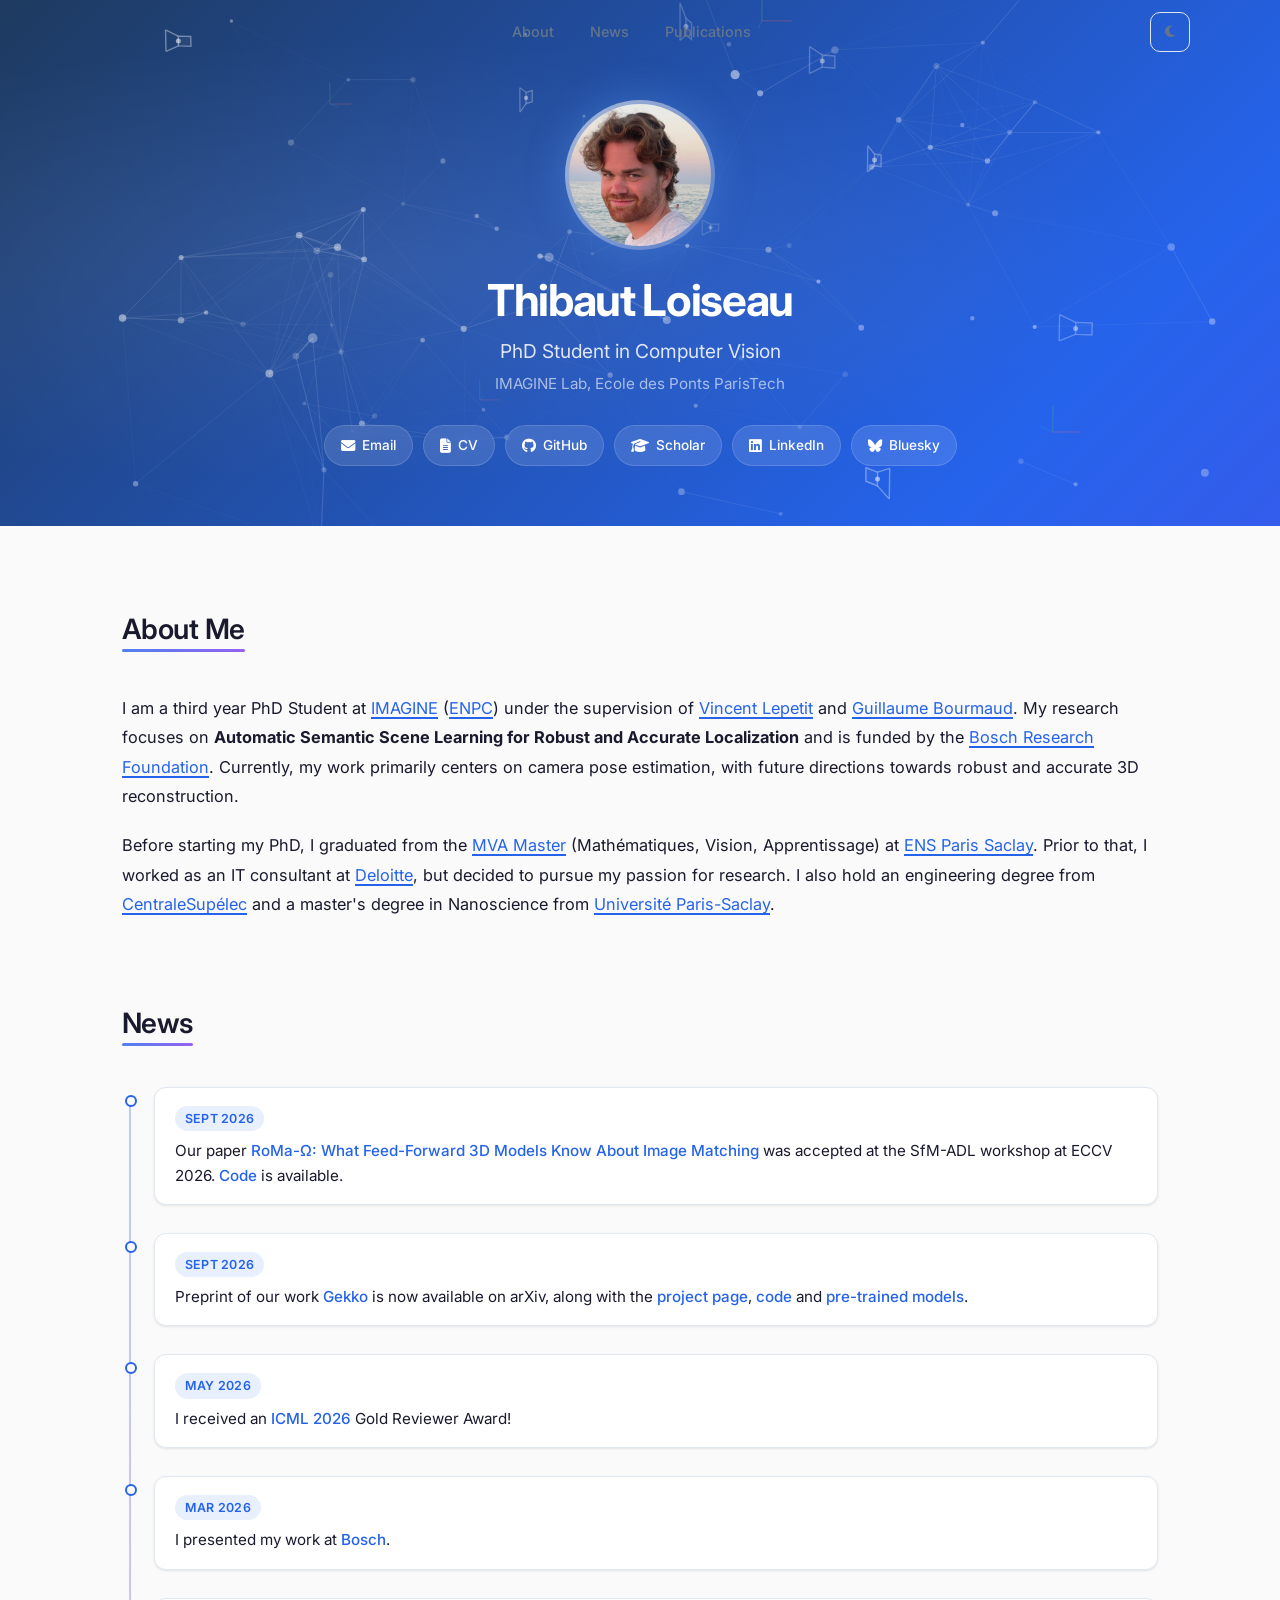
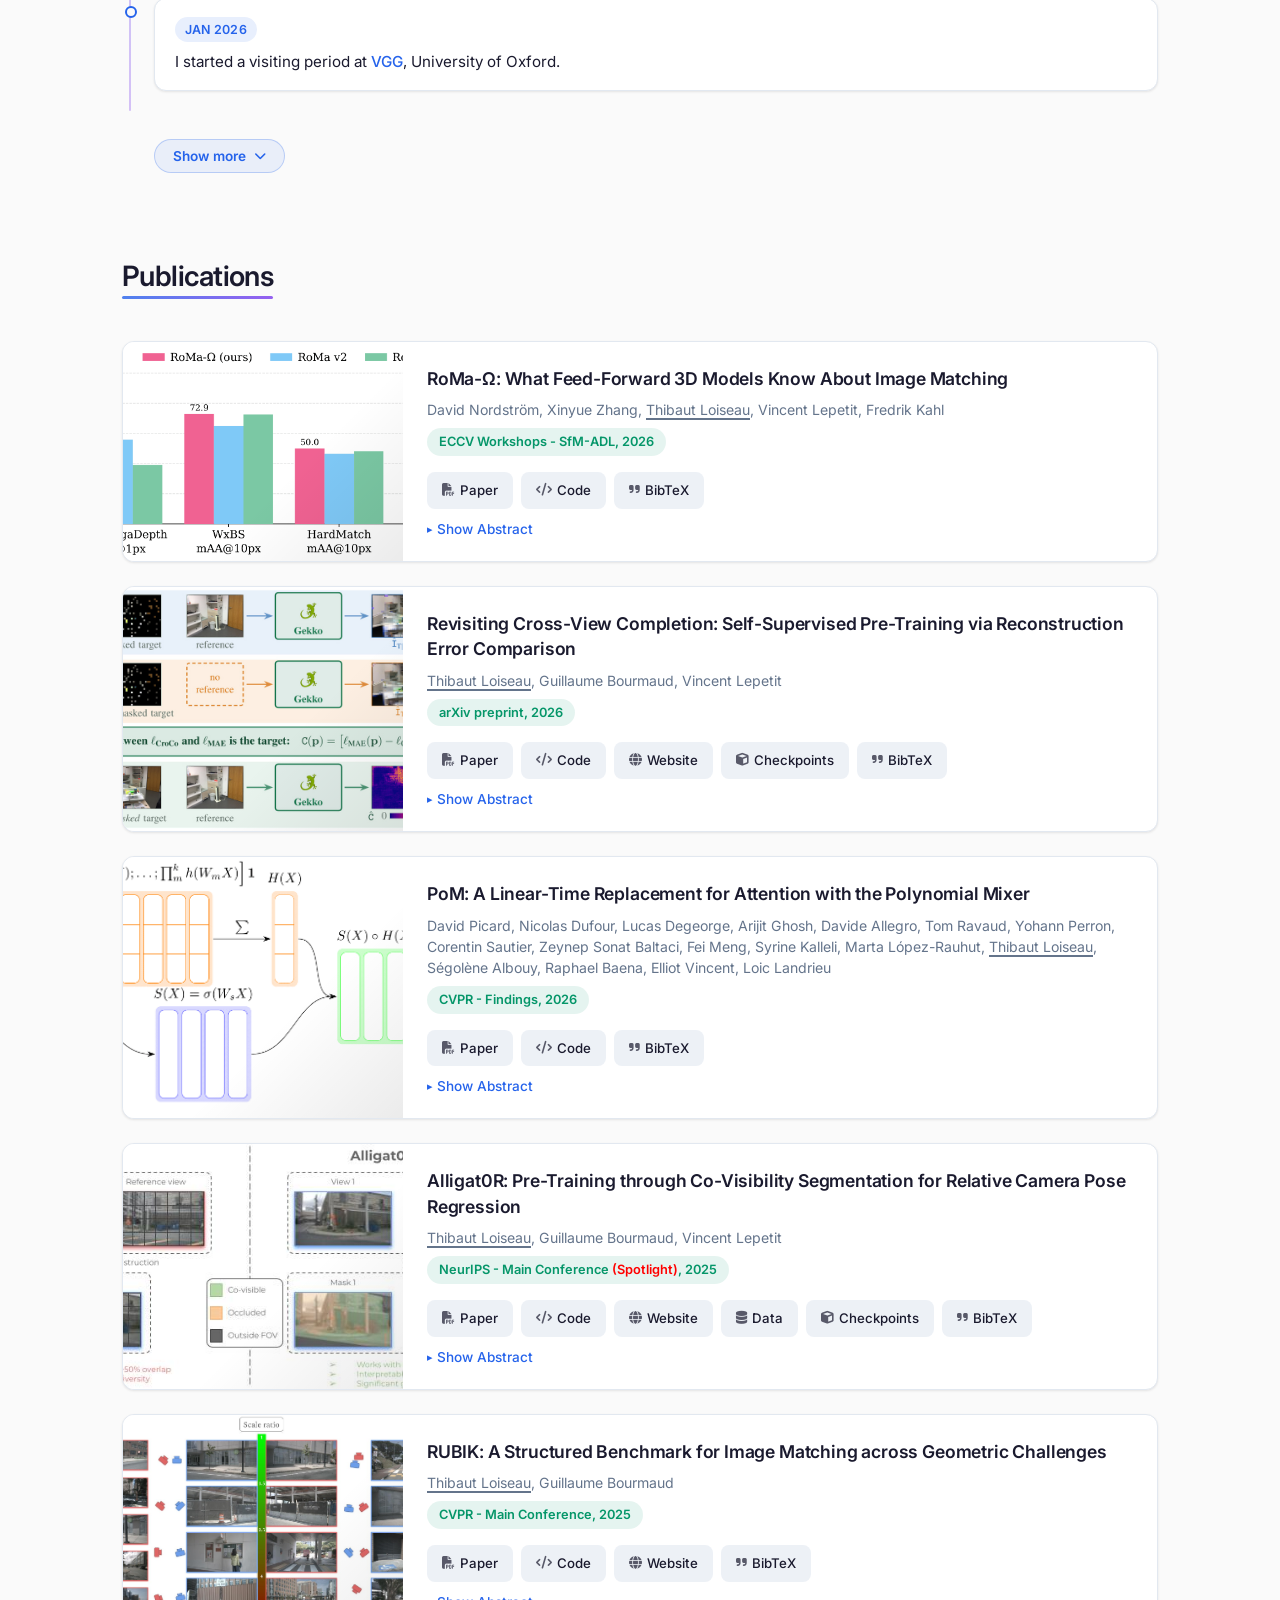
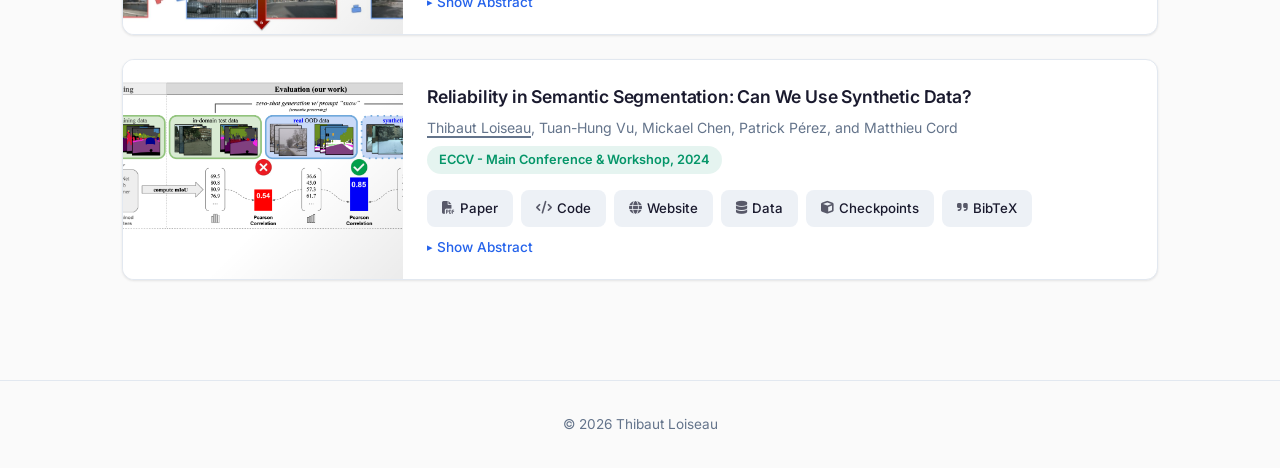
<file: index.html>
<!DOCTYPE html>
<html lang="en" data-theme="light">
<head>
    <meta charset="UTF-8">
    <meta name="viewport" content="width=device-width, initial-scale=1.0">
    <title>Thibaut Loiseau - PhD Student in Computer Vision</title>
    <link rel="icon" type="image/svg+xml" href="assets/images/favicon.svg">
    <link rel="stylesheet" href="assets/css/styles.css">
    <link rel="stylesheet" href="https://cdnjs.cloudflare.com/ajax/libs/font-awesome/6.4.0/css/all.min.css">
    <link rel="preconnect" href="https://fonts.googleapis.com">
    <link rel="preconnect" href="https://fonts.gstatic.com" crossorigin>
    <link href="https://fonts.googleapis.com/css2?family=Inter:wght@300;400;500;600;700&display=swap" rel="stylesheet">

    <!-- GoatCounter analytics -->
    <script data-goatcounter="https://thibautloiseau.goatcounter.com/count"
            async src="//gc.zgo.at/count.js"></script>
</head>
<body>

    <nav class="navbar" id="navbar">
        <div class="nav-container">
            <a href="#" class="nav-logo">TL</a>
            <ul class="nav-links">
                <li><a href="#about">About</a></li>
                <li><a href="#news">News</a></li>
                <li><a href="#publications">Publications</a></li>
            </ul>
            <button class="theme-toggle" id="theme-toggle" aria-label="Toggle dark mode">
                <i class="fas fa-moon"></i>
                <i class="fas fa-sun"></i>
            </button>
        </div>
    </nav>

    <section class="hero" id="hero">
        <div class="hero-bg"></div>
        <canvas class="hero-canvas" id="hero-canvas"></canvas>
        <div class="hero-content">
            <div class="hero-profile">
                <div class="hero-image-wrapper">
                    <img src="assets/images/profile.png" alt="Thibaut Loiseau">
                </div>
            </div>
            <h1 class="hero-name">Thibaut Loiseau</h1>
            <p class="hero-subtitle">PhD Student in Computer Vision</p>
            <p class="hero-affiliation">IMAGINE Lab, Ecole des Ponts ParisTech</p>
            <div class="hero-socials">
                <a href="mailto:thibaut.loiseau@gmail.com" class="social-pill" aria-label="Email">
                    <i class="fas fa-envelope"></i><span>Email</span>
                </a>
                <a href="assets/cv_thibaut_loiseau.pdf" target="_blank" class="social-pill" aria-label="CV">
                    <i class="fas fa-file-alt"></i><span>CV</span>
                </a>
                <a href="https://github.com/thibautloiseau" target="_blank" class="social-pill" aria-label="GitHub">
                    <i class="fab fa-github"></i><span>GitHub</span>
                </a>
                <a href="https://scholar.google.com/citations?user=qDSlhTUAAAAJ&hl=fr" target="_blank" class="social-pill" aria-label="Google Scholar">
                    <i class="fas fa-graduation-cap"></i><span>Scholar</span>
                </a>
                <a href="https://www.linkedin.com/in/thibaut-loiseau-b70998150/" target="_blank" class="social-pill" aria-label="LinkedIn">
                    <i class="fab fa-linkedin"></i><span>LinkedIn</span>
                </a>
                <a href="https://bsky.app/profile/thibautloiseau.bsky.social" target="_blank" class="social-pill" aria-label="Bluesky">
                    <i class="fab fa-bluesky"></i><span>Bluesky</span>
                </a>
            </div>
        </div>
    </section>

    <main class="container">
        <section id="about" class="section fade-in">
            <h2 class="section-title"><span>About Me</span></h2>
            <div class="about-container">
                <div class="about-content">
                    <p>I am a third year PhD Student at <a href="https://imagine-lab.enpc.fr" target="_blank">IMAGINE</a> (<a href="https://ecoledesponts.fr" target="_blank">ENPC</a>) under the supervision of <a href="https://vincentlepetit.github.io" target="_blank">Vincent Lepetit</a> and <a href="https://gbourmaud.github.io" target="_blank">Guillaume Bourmaud</a>. My research focuses on <strong>Automatic Semantic Scene Learning for Robust and Accurate Localization</strong> and is funded by the <a href="https://www.bosch-research-foundation.com" target="_blank">Bosch Research Foundation</a>. Currently, my work primarily centers on camera pose estimation, with future directions towards robust and accurate 3D reconstruction.</p>
                    
                    <p>Before starting my PhD, I graduated from the <a href="https://www.master-mva.com" target="_blank">MVA Master</a> (Mathématiques, Vision, Apprentissage) at <a href="https://www.ens-paris-saclay.fr" target="_blank">ENS Paris Saclay</a>. Prior to that, I worked as an IT consultant at <a href="https://www.deloitte.com/fr/fr.html" target="_blank">Deloitte</a>, but decided to pursue my passion for research. I also hold an engineering degree from <a href="https://www.centralesupelec.fr" target="_blank">CentraleSupélec</a> and a master's degree in Nanoscience from <a href="https://www.universite-paris-saclay.fr" target="_blank">Université Paris-Saclay</a>.</p>
                </div>
            </div>
        </section>

        <section id="news" class="section fade-in">
            <h2 class="section-title"><span>News</span></h2>
            <div class="timeline collapsed" id="news-timeline">
                <div class="timeline-item">
                    <div class="timeline-dot"></div>
                    <div class="timeline-content">
                        <span class="timeline-date">Sept 2026</span>
                        <p>Our paper <a href="https://arxiv.org/abs/2609.09507" target="_blank">RoMa-Ω: What Feed-Forward 3D Models Know About Image Matching</a> was accepted at the SfM-ADL workshop at ECCV 2026. <a href="https://github.com/davnords/RoMa-Omega" target="_blank">Code</a> is available.</p>
                    </div>
                </div>
                <div class="timeline-item">
                    <div class="timeline-dot"></div>
                    <div class="timeline-content">
                        <span class="timeline-date">Sept 2026</span>
                        <p>Preprint of our work <a href="https://arxiv.org/abs/2609.01530" target="_blank">Gekko</a> is now available on arXiv, along with the <a href="projects/gekko/">project page</a>, <a href="https://github.com/thibautloiseau/gekko" target="_blank">code</a> and <a href="https://huggingface.co/thibautloiseau/gekko-vitl-500k" target="_blank">pre-trained models</a>.</p>
                    </div>
                </div>
                <div class="timeline-item">
                    <div class="timeline-dot"></div>
                    <div class="timeline-content">
                        <span class="timeline-date">May 2026</span>
                        <p>I received an <a href="https://icml.cc" target="_blank">ICML 2026</a> Gold Reviewer Award!</p>
                    </div>
                </div>
                <div class="timeline-item">
                    <div class="timeline-dot"></div>
                    <div class="timeline-content">
                        <span class="timeline-date">Mar 2026</span>
                        <p>I presented my work at <a href="https://www.bosch-ai.com" target="_blank">Bosch</a>.</p>
                    </div>
                </div>
                <div class="timeline-item">
                    <div class="timeline-dot"></div>
                    <div class="timeline-content">
                        <span class="timeline-date">Jan 2026</span>
                        <p>I started a visiting period at <a href="https://www.robots.ox.ac.uk/~vgg/" target="_blank">VGG</a>, University of Oxford.</p>
                    </div>
                </div>
                <div class="timeline-item">
                    <div class="timeline-dot"></div>
                    <div class="timeline-content">
                        <span class="timeline-date">Dec 2025</span>
                        <p>I attended <a href="https://neurips.cc/Conferences/2025" target="_blank">NeurIPS 2025</a> in San Diego and visited the <a href="https://bair.berkeley.edu" target="_blank">BAIR Lab</a> at UC Berkeley.</p>
                    </div>
                </div>
                <div class="timeline-item">
                    <div class="timeline-dot"></div>
                    <div class="timeline-content">
                        <span class="timeline-date">Nov 2025</span>
                        <p>I gave a talk and presented a poster at <a href="https://neuripsinparis.github.io/neurips2025paris/" target="_blank">NeurIPS in Paris</a>, a local alternative to the NeurIPS conference.</p>
                    </div>
                </div>
                <div class="timeline-item">
                    <div class="timeline-dot"></div>
                    <div class="timeline-content">
                        <span class="timeline-date">Sept 2025</span>
                        <p>Our work <a href="https://arxiv.org/abs/2503.07561" target="_blank">Alligat0R</a> has been accepted to NeurIPS 2025 as a Spotlight!</p>
                    </div>
                </div>
                <div class="timeline-item">
                    <div class="timeline-dot"></div>
                    <div class="timeline-content">
                        <span class="timeline-date">July 2025</span>
                        <p>I attended <a href="https://icvss.dmi.unict.it/icvss2025" target="_blank">ICVSS 2025</a> in Sicily!</p>
                    </div>
                </div>
                <div class="timeline-item">
                    <div class="timeline-dot"></div>
                    <div class="timeline-content">
                        <span class="timeline-date">Mar 2025</span>
                        <p>Preprint of our work <a href="https://arxiv.org/abs/2503.07561" target="_blank">Alligat0R</a> is now available on arXiv.</p>
                    </div>
                </div>
                <div class="timeline-item">
                    <div class="timeline-dot"></div>
                    <div class="timeline-content">
                        <span class="timeline-date">Feb 2025</span>
                        <p>Our paper <a href="https://arxiv.org/abs/2502.19955" target="_blank">RUBIK</a> has been accepted to CVPR 2025!</p>
                    </div>
                </div>
                <div class="timeline-item">
                    <div class="timeline-dot"></div>
                    <div class="timeline-content">
                        <span class="timeline-date">Oct 2024</span>
                        <p>Our work on <a href="https://arxiv.org/abs/2312.09231" target="_blank">Reliability in Semantic Segmentation</a> was published at ECCV 2024!</p>
                    </div>
                </div>
            </div>
            <button class="news-toggle" id="news-toggle" aria-expanded="false" aria-controls="news-timeline">
                <span class="news-toggle-label">Show more</span>
                <i class="fas fa-chevron-down news-toggle-icon"></i>
            </button>
        </section>

        <section id="publications" class="section fade-in">
            <h2 class="section-title"><span>Publications</span></h2>
            <div class="publications-container" id="publications-container">
            </div>
        </section>
    </main>

    <footer>
        <div class="container">
            <p>&copy; 2026 Thibaut Loiseau</p>
        </div>
    </footer>

    <script src="assets/js/main.js"></script>
</body>
</html>
</file>
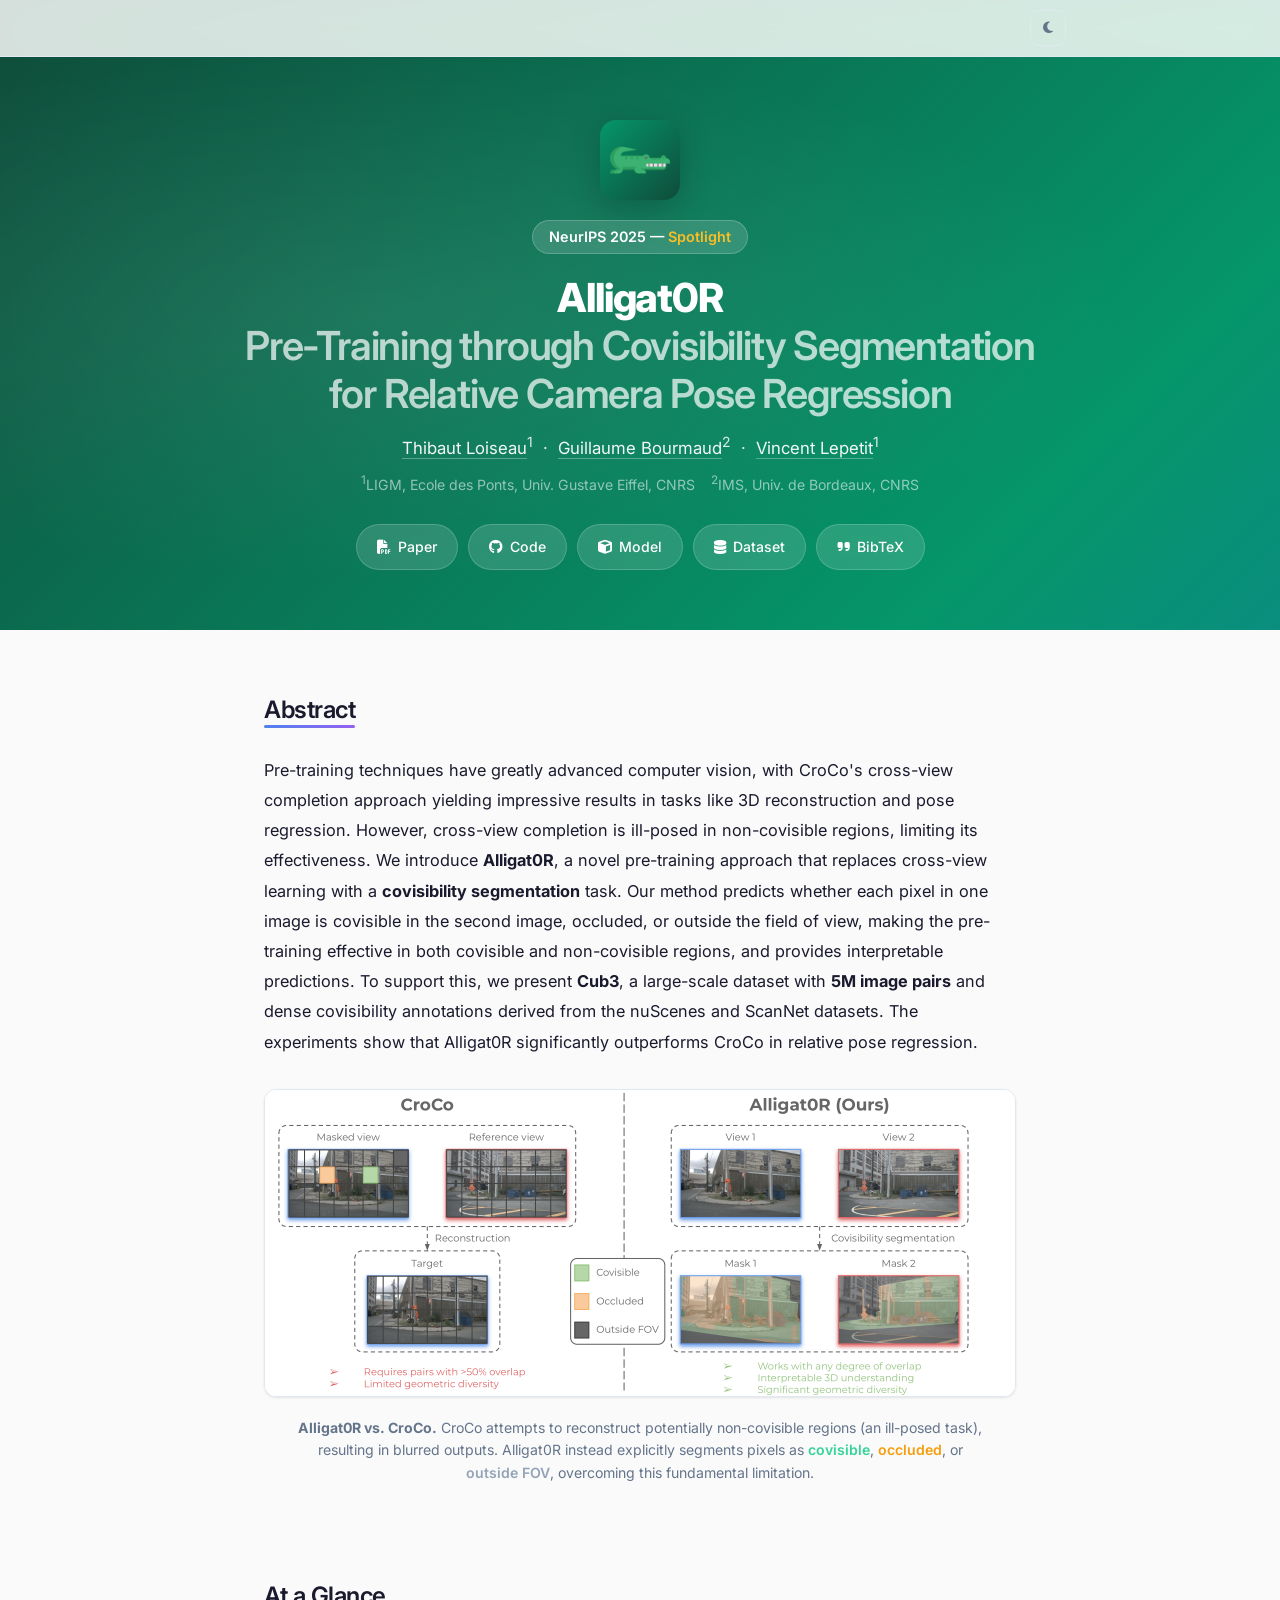
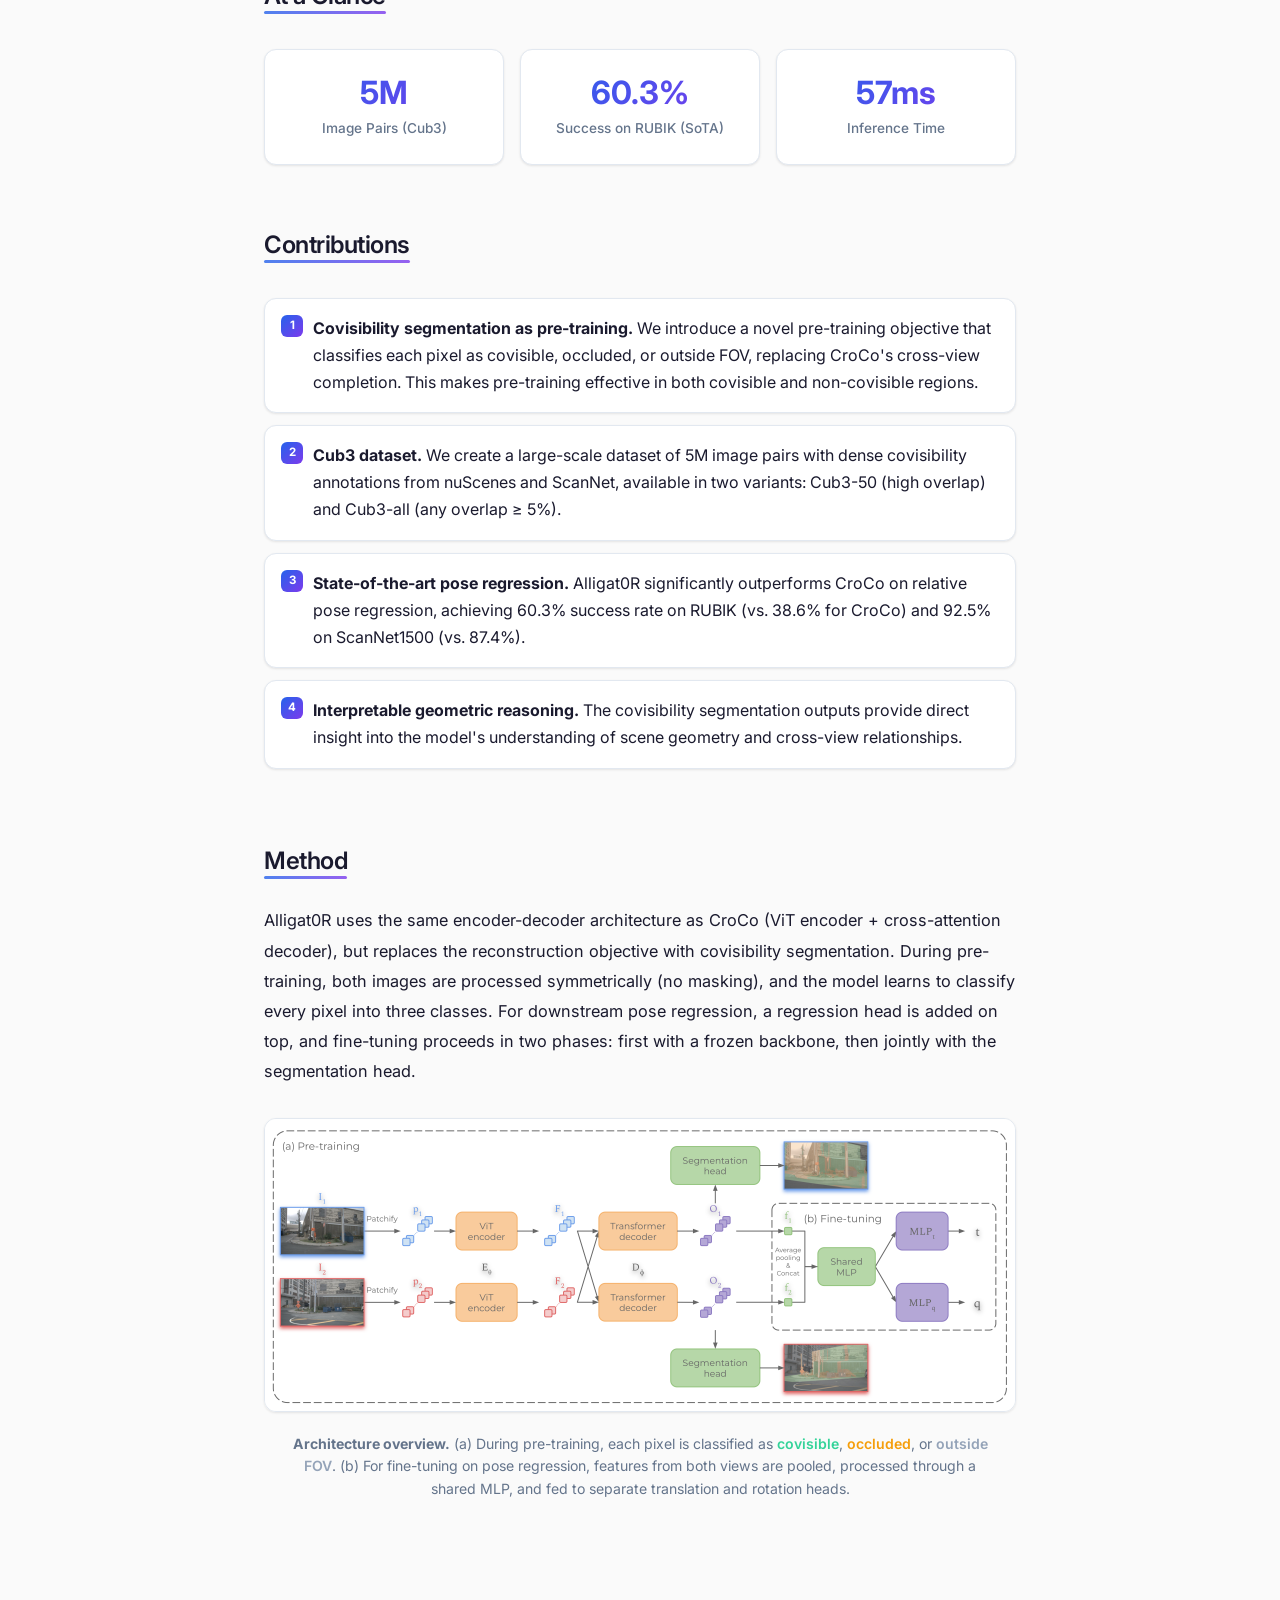
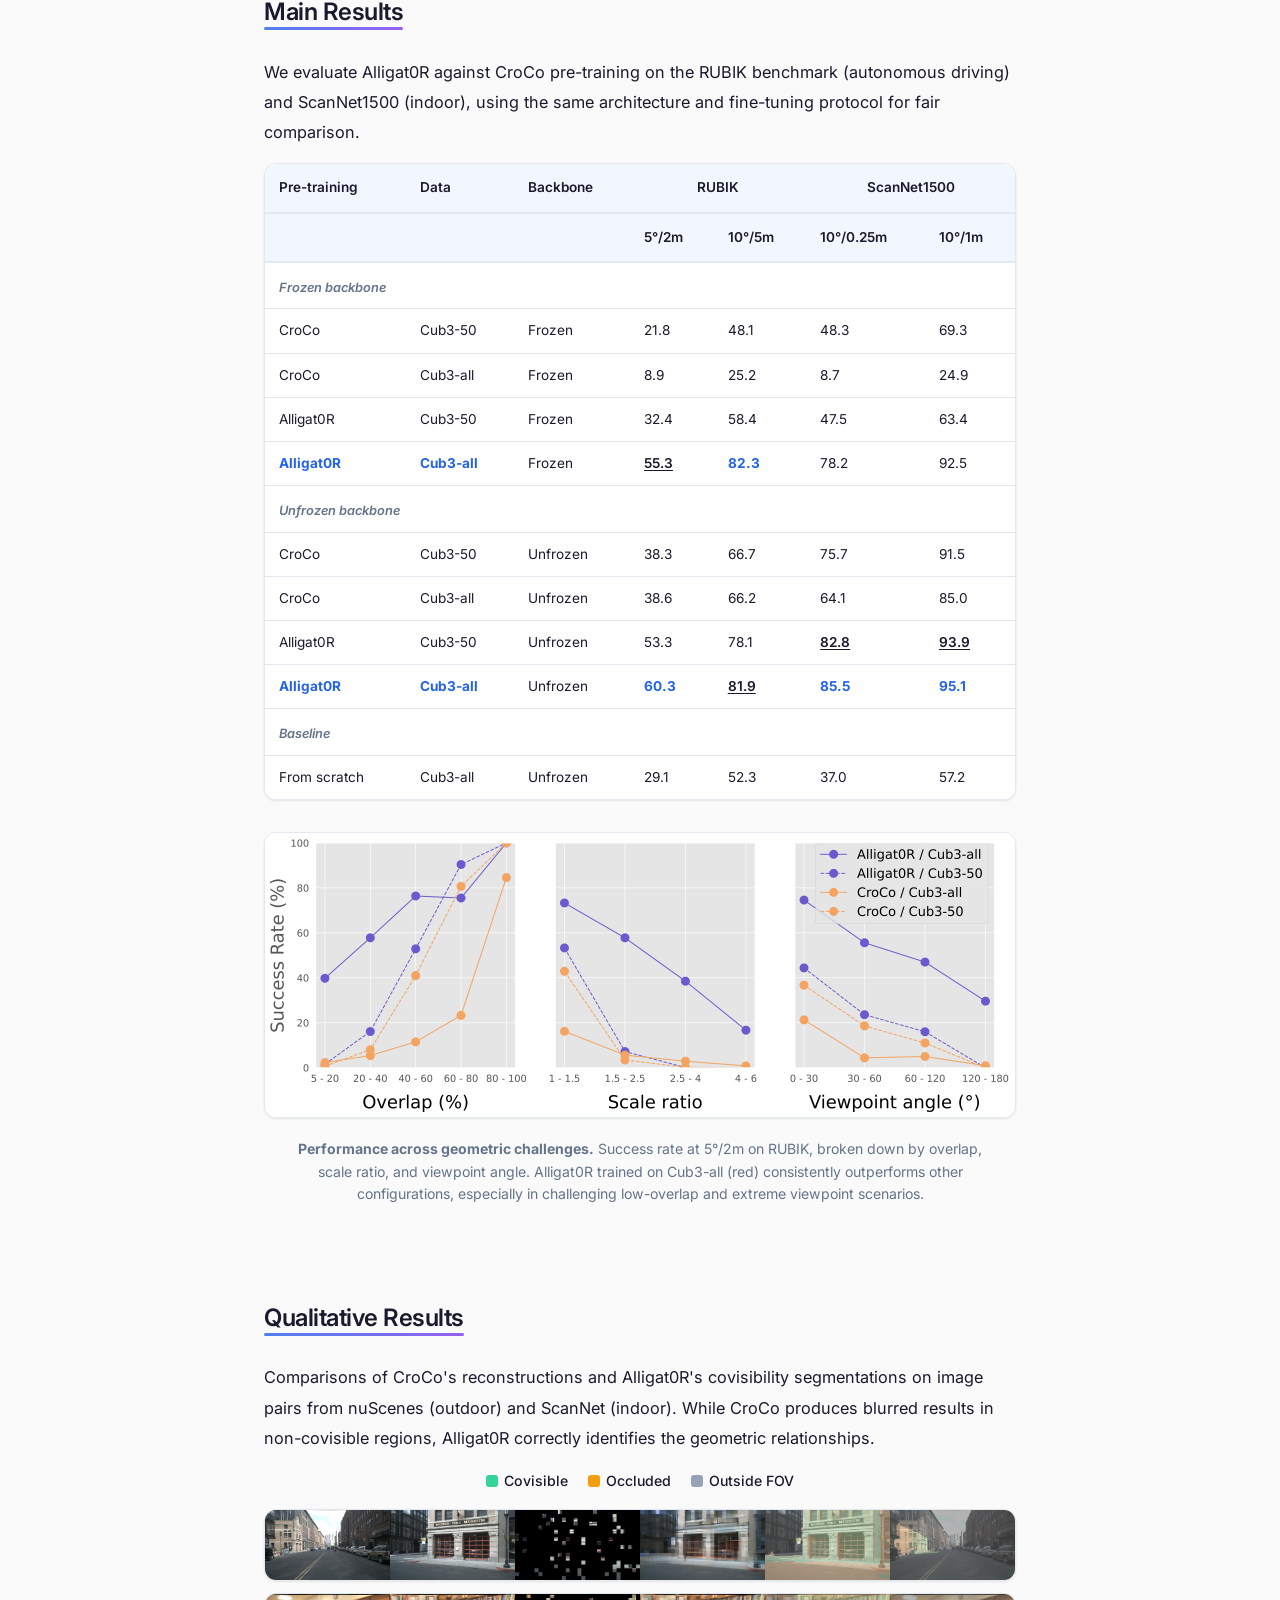
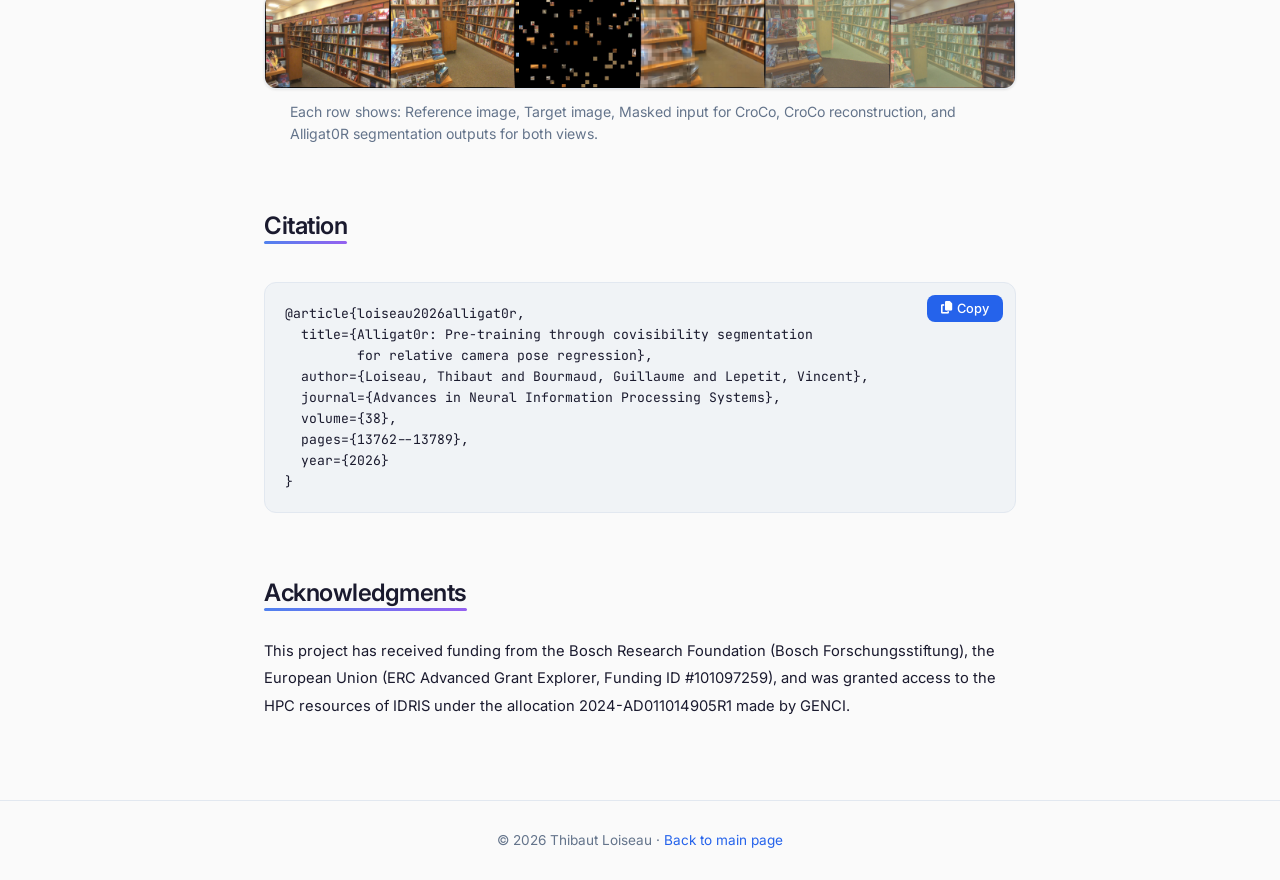
<file: projects/alligator/index.html>
<!DOCTYPE html>
<html lang="en" data-theme="light">
<head>
    <meta charset="UTF-8">
    <meta name="viewport" content="width=device-width, initial-scale=1.0">
    <title>Alligat0R - Pre-Training through Covisibility Segmentation for Relative Camera Pose Regression</title>
    <link rel="icon" type="image/svg+xml" href="../../assets/images/favicon.svg">
    <link rel="stylesheet" href="https://cdnjs.cloudflare.com/ajax/libs/font-awesome/6.4.0/css/all.min.css">
    <link rel="preconnect" href="https://fonts.googleapis.com">
    <link rel="preconnect" href="https://fonts.gstatic.com" crossorigin>
    <link href="https://fonts.googleapis.com/css2?family=Inter:wght@300;400;500;600;700;800&display=swap" rel="stylesheet">
    <link href="https://fonts.googleapis.com/css2?family=JetBrains+Mono:wght@400;500&display=swap" rel="stylesheet">
    <style>
        :root {
            --bg: #fafafa;
            --bg-surface: #ffffff;
            --primary: #2563eb;
            --primary-hover: #1d4ed8;
            --secondary: #7c3aed;
            --text: #1a1a2e;
            --text-muted: #64748b;
            --border: #e2e8f0;
            --venue: #059669;
            --shadow-sm: 0 1px 3px rgba(0,0,0,0.06), 0 1px 2px rgba(0,0,0,0.04);
            --shadow-md: 0 4px 16px rgba(0,0,0,0.08);
            --shadow-lg: 0 10px 40px rgba(0,0,0,0.1);
            --radius: 12px;
            --transition: 0.3s cubic-bezier(0.4, 0, 0.2, 1);
        }
        [data-theme="dark"] {
            --bg: #0f172a;
            --bg-surface: #1e293b;
            --primary: #60a5fa;
            --primary-hover: #93bbfd;
            --secondary: #a78bfa;
            --text: #e2e8f0;
            --text-muted: #94a3b8;
            --border: #334155;
            --venue: #34d399;
            --shadow-sm: 0 1px 3px rgba(0,0,0,0.2);
            --shadow-md: 0 4px 16px rgba(0,0,0,0.3);
            --shadow-lg: 0 10px 40px rgba(0,0,0,0.4);
        }
        *, *::before, *::after { margin: 0; padding: 0; box-sizing: border-box; }
        html { scroll-behavior: smooth; }
        body {
            font-family: 'Inter', -apple-system, BlinkMacSystemFont, sans-serif;
            color: var(--text); line-height: 1.7; background: var(--bg);
            transition: background-color var(--transition), color var(--transition);
            -webkit-font-smoothing: antialiased;
        }
        a { color: var(--primary); text-decoration: none; transition: color var(--transition); }
        a:hover { color: var(--primary-hover); }
        ::selection { background: var(--primary); color: #fff; }

        .navbar {
            position: fixed; top: 0; left: 0; right: 0; z-index: 1000;
            background: rgba(250,250,250,0.85);
            backdrop-filter: blur(20px) saturate(180%);
            -webkit-backdrop-filter: blur(20px) saturate(180%);
            box-shadow: 0 1px 0 var(--border);
            transition: background-color var(--transition);
        }
        [data-theme="dark"] .navbar { background: rgba(15,23,42,0.85); }
        .nav-inner {
            max-width: 900px; margin: 0 auto; padding: 0 24px;
            display: flex; align-items: center; justify-content: space-between; height: 56px;
        }
        .nav-back {
            font-size: 0.88rem; font-weight: 500; color: var(--text-muted);
            display: flex; align-items: center; gap: 6px; transition: color var(--transition);
        }
        .nav-back:hover { color: var(--text); }
        .theme-toggle {
            background: none; border: 1px solid var(--border);
            width: 36px; height: 36px; border-radius: 8px; cursor: pointer;
            display: flex; align-items: center; justify-content: center;
            color: var(--text-muted); transition: all var(--transition);
        }
        .theme-toggle:hover { color: var(--text); border-color: var(--text-muted); background: var(--border); }
        .theme-toggle .fa-sun { display: none; }
        [data-theme="dark"] .theme-toggle .fa-moon { display: none; }
        [data-theme="dark"] .theme-toggle .fa-sun { display: inline; color: #fbbf24; }

        .hero {
            position: relative; padding: 120px 24px 60px;
            text-align: center; overflow: hidden;
        }
        .hero-bg {
            position: absolute; inset: 0;
            background: linear-gradient(135deg, #0f4c3a 0%, #059669 40%, #2563eb 100%);
            background-size: 200% 200%;
            animation: gradientShift 12s ease infinite;
        }
        .hero-bg::after {
            content: ''; position: absolute; inset: 0;
            background: radial-gradient(ellipse at 30% 50%, rgba(255,255,255,0.08) 0%, transparent 60%);
        }
        @keyframes gradientShift {
            0%, 100% { background-position: 0% 50%; }
            50% { background-position: 100% 50%; }
        }
        .hero-inner {
            position: relative; z-index: 1; max-width: 800px; margin: 0 auto;
        }
        .hero-icon {
            width: 80px; height: 80px; margin: 0 auto 20px;
            border-radius: 16px; overflow: hidden;
            box-shadow: 0 8px 32px rgba(0,0,0,0.2);
            background: linear-gradient(135deg, #059669, #0f4c3a);
            display: flex; align-items: center; justify-content: center;
            padding: 10px;
        }
        .hero-icon img { width: 100%; height: auto; display: block; }
        .hero-venue {
            display: inline-block; padding: 4px 16px; border-radius: 50px;
            background: rgba(255,255,255,0.15); backdrop-filter: blur(10px);
            color: #fff; font-size: 0.9rem; font-weight: 600; margin-bottom: 20px;
            border: 1px solid rgba(255,255,255,0.2);
        }
        .hero-venue .spotlight { color: #fbbf24; }
        .hero-title {
            font-size: 2.5rem; font-weight: 800; color: #fff;
            letter-spacing: -0.03em; line-height: 1.2; margin-bottom: 12px;
        }
        .hero-title .accent { color: rgba(255,255,255,0.7); font-weight: 600; }
        .hero-authors {
            color: rgba(255,255,255,0.85); font-size: 1.05rem; margin-bottom: 8px;
        }
        .hero-authors a { color: rgba(255,255,255,0.95); border-bottom: 1px solid rgba(255,255,255,0.3); }
        .hero-authors a:hover { color: #fff; border-color: #fff; }
        .hero-affiliations {
            color: rgba(255,255,255,0.55); font-size: 0.88rem; margin-bottom: 28px;
        }
        .hero-links {
            display: flex; flex-wrap: wrap; justify-content: center; gap: 10px;
        }
        .hero-link {
            display: inline-flex; align-items: center; gap: 7px;
            padding: 10px 20px; border-radius: 50px;
            background: rgba(255,255,255,0.14); backdrop-filter: blur(10px);
            color: #fff; font-size: 0.88rem; font-weight: 500;
            border: 1px solid rgba(255,255,255,0.18);
            transition: all var(--transition);
        }
        .hero-link:hover {
            background: rgba(255,255,255,0.25); border-color: rgba(255,255,255,0.35);
            transform: translateY(-2px); color: #fff;
        }

        .content { max-width: 800px; margin: 0 auto; padding: 0 24px; }
        .section { padding: 60px 0 0; }
        .section-title {
            font-size: 1.5rem; font-weight: 600; letter-spacing: -0.02em;
            margin-bottom: 24px; display: inline-block;
        }
        .section-title span { position: relative; }
        .section-title span::after {
            content: ''; position: absolute; left: 0; bottom: -4px;
            width: 100%; height: 3px; border-radius: 2px;
            background: linear-gradient(90deg, var(--primary), var(--secondary)); opacity: 0.8;
        }
        .abstract { font-size: 1.02rem; line-height: 1.85; color: var(--text); }

        .highlights {
            display: grid; grid-template-columns: repeat(3, 1fr); gap: 16px; margin-top: 8px;
        }
        .highlight-card {
            background: var(--bg-surface); border: 1px solid var(--border);
            border-radius: var(--radius); padding: 24px 20px; text-align: center;
            box-shadow: var(--shadow-sm); transition: all var(--transition);
        }
        .highlight-card:hover { box-shadow: var(--shadow-md); transform: translateY(-2px); }
        .highlight-number {
            font-size: 2rem; font-weight: 700;
            background: linear-gradient(135deg, var(--primary), var(--secondary));
            -webkit-background-clip: text; -webkit-text-fill-color: transparent; background-clip: text;
            line-height: 1.2;
        }
        .highlight-label { font-size: 0.85rem; color: var(--text-muted); margin-top: 4px; font-weight: 500; }

        .figure { margin: 32px 0; text-align: center; }
        .figure img {
            max-width: 100%; border-radius: var(--radius);
            border: 1px solid var(--border); box-shadow: var(--shadow-sm);
        }
        .figure-caption {
            margin-top: 12px; font-size: 0.88rem; color: var(--text-muted);
            line-height: 1.6; max-width: 700px; margin-left: auto; margin-right: auto;
        }

        .contrib-list { list-style: none; margin-top: 8px; }
        .contrib-list li {
            position: relative; padding: 16px 20px 16px 48px; margin-bottom: 12px;
            background: var(--bg-surface); border: 1px solid var(--border);
            border-radius: var(--radius); box-shadow: var(--shadow-sm);
            transition: all var(--transition);
        }
        .contrib-list li:hover { box-shadow: var(--shadow-md); }
        .contrib-list li::before {
            content: attr(data-num); position: absolute; left: 16px; top: 16px;
            width: 22px; height: 22px; border-radius: 6px;
            background: linear-gradient(135deg, var(--primary), var(--secondary));
            color: #fff; font-size: 0.72rem; font-weight: 700;
            display: flex; align-items: center; justify-content: center;
        }
        .contrib-list li strong { color: var(--text); }

        .table-wrapper {
            overflow-x: auto; margin: 16px 0;
            border-radius: var(--radius); border: 1px solid var(--border); box-shadow: var(--shadow-sm);
        }
        table {
            width: 100%; border-collapse: collapse;
            font-size: 0.85rem; background: var(--bg-surface);
        }
        thead { background: color-mix(in srgb, var(--primary) 6%, var(--bg-surface)); }
        th {
            padding: 12px 14px; font-weight: 600; text-align: left;
            border-bottom: 2px solid var(--border); color: var(--text); white-space: nowrap;
        }
        td { padding: 10px 14px; border-bottom: 1px solid var(--border); color: var(--text); }
        tr:last-child td { border-bottom: none; }
        tr:hover { background: color-mix(in srgb, var(--primary) 3%, transparent); }
        .table-category { font-weight: 600; font-style: italic; color: var(--text-muted); font-size: 0.8rem; padding-top: 14px; }
        .best { font-weight: 700; color: var(--primary); }
        .second { font-weight: 600; text-decoration: underline; text-underline-offset: 2px; }

        .qualitative-grid {
            display: flex; flex-direction: column; gap: 12px; margin-top: 16px;
        }
        .qualitative-grid img {
            width: 100%; border-radius: var(--radius);
            border: 1px solid var(--border); box-shadow: var(--shadow-sm);
        }

        .color-legend {
            display: flex; gap: 20px; justify-content: center;
            margin: 16px 0 8px; font-size: 0.88rem; font-weight: 500;
        }
        .color-legend span { display: inline-flex; align-items: center; gap: 6px; }
        .color-dot {
            width: 12px; height: 12px; border-radius: 3px; display: inline-block;
        }

        .bibtex-block {
            background: color-mix(in srgb, var(--border) 40%, var(--bg));
            border: 1px solid var(--border); border-radius: var(--radius);
            padding: 20px; position: relative; margin-top: 12px;
        }
        .bibtex-block pre {
            font-family: 'JetBrains Mono', monospace; font-size: 0.82rem;
            line-height: 1.6; white-space: pre-wrap; word-break: break-all; color: var(--text);
        }
        .copy-btn {
            position: absolute; top: 12px; right: 12px;
            padding: 6px 14px; border-radius: 8px;
            background: var(--primary); color: #fff; border: none;
            font-size: 0.8rem; font-weight: 500; font-family: inherit; cursor: pointer;
            display: flex; align-items: center; gap: 5px; transition: all var(--transition);
        }
        .copy-btn:hover { background: var(--primary-hover); }

        footer {
            margin-top: 80px; padding: 28px 0; text-align: center;
            border-top: 1px solid var(--border); transition: border-color var(--transition);
        }
        footer p { font-size: 0.85rem; color: var(--text-muted); }

        .fade-in {
            opacity: 0; transform: translateY(24px);
            transition: opacity 0.6s ease, transform 0.6s ease;
        }
        .fade-in.visible { opacity: 1; transform: translateY(0); }

        @media (max-width: 768px) {
            .hero { padding: 100px 20px 48px; }
            .hero-title { font-size: 1.7rem; }
            .highlights { grid-template-columns: 1fr; }
            .hero-links { gap: 8px; }
            .hero-link { padding: 8px 14px; font-size: 0.82rem; }
        }
    </style>

    <!-- GoatCounter analytics -->
    <script data-goatcounter="https://thibautloiseau.goatcounter.com/count"
            async src="//gc.zgo.at/count.js"></script>
</head>
<body>

    <nav class="navbar">
        <div class="nav-inner">
            <span></span>
            <button class="theme-toggle" id="theme-toggle" aria-label="Toggle dark mode">
                <i class="fas fa-moon"></i>
                <i class="fas fa-sun"></i>
            </button>
        </div>
    </nav>

    <section class="hero">
        <div class="hero-bg"></div>
        <div class="hero-inner">
            <div class="hero-icon">
                <img src="assets/alligator-icon.png" alt="Alligat0R">
            </div>
            <div class="hero-venue">NeurIPS 2025 &mdash; <span class="spotlight">Spotlight</span></div>
            <h1 class="hero-title">Alligat0R <span class="accent"><br>Pre-Training through Covisibility Segmentation for Relative Camera Pose Regression</span></h1>
            <p class="hero-authors">
                <a href="../../">Thibaut Loiseau</a><sup>1</sup> &nbsp;&middot;&nbsp;
                <a href="https://gbourmaud.github.io" target="_blank">Guillaume Bourmaud</a><sup>2</sup> &nbsp;&middot;&nbsp;
                <a href="https://vincentlepetit.github.io" target="_blank">Vincent Lepetit</a><sup>1</sup>
            </p>
            <p class="hero-affiliations">
                <sup>1</sup>LIGM, Ecole des Ponts, Univ. Gustave Eiffel, CNRS &nbsp;&nbsp;
                <sup>2</sup>IMS, Univ. de Bordeaux, CNRS
            </p>
            <div class="hero-links">
                <a href="https://arxiv.org/abs/2503.07561" target="_blank" class="hero-link">
                    <i class="fas fa-file-pdf"></i> Paper
                </a>
                <a href="https://github.com/thibautloiseau/alligat0r" target="_blank" class="hero-link">
                    <i class="fab fa-github"></i> Code
                </a>
                <a href="https://huggingface.co/thibautloiseau/alligat0r" target="_blank" class="hero-link">
                    <i class="fas fa-cube"></i> Model
                </a>
                <a href="https://huggingface.co/datasets/thibautloiseau/Cub3" target="_blank" class="hero-link">
                    <i class="fas fa-database"></i> Dataset
                </a>
                <a href="#bibtex" class="hero-link">
                    <i class="fas fa-quote-right"></i> BibTeX
                </a>
            </div>
        </div>
    </section>

    <div class="content">

        <section class="section fade-in">
            <h2 class="section-title"><span>Abstract</span></h2>
            <p class="abstract">
                Pre-training techniques have greatly advanced computer vision, with CroCo's cross-view completion approach yielding impressive results in tasks like 3D reconstruction and pose regression. However, cross-view completion is ill-posed in non-covisible regions, limiting its effectiveness. We introduce <strong>Alligat0R</strong>, a novel pre-training approach that replaces cross-view learning with a <strong>covisibility segmentation</strong> task. Our method predicts whether each pixel in one image is covisible in the second image, occluded, or outside the field of view, making the pre-training effective in both covisible and non-covisible regions, and provides interpretable predictions. To support this, we present <strong>Cub3</strong>, a large-scale dataset with <strong>5M image pairs</strong> and dense covisibility annotations derived from the nuScenes and ScanNet datasets. The experiments show that Alligat0R significantly outperforms CroCo in relative pose regression.
            </p>
            <div class="figure">
                <img src="assets/teaser.png" alt="Alligat0R teaser: covisibility segmentation vs cross-view completion">
                <p class="figure-caption"><strong>Alligat0R vs. CroCo.</strong> CroCo attempts to reconstruct potentially non-covisible regions (an ill-posed task), resulting in blurred outputs. Alligat0R instead explicitly segments pixels as <span style="color:#34d399;font-weight:600;">covisible</span>, <span style="color:#f59e0b;font-weight:600;">occluded</span>, or <span style="color:#94a3b8;font-weight:600;">outside FOV</span>, overcoming this fundamental limitation.</p>
            </div>
        </section>

        <section class="section fade-in">
            <h2 class="section-title"><span>At a Glance</span></h2>
            <div class="highlights">
                <div class="highlight-card">
                    <div class="highlight-number">5M</div>
                    <div class="highlight-label">Image Pairs (Cub3)</div>
                </div>
                <div class="highlight-card">
                    <div class="highlight-number">60.3%</div>
                    <div class="highlight-label">Success on RUBIK (SoTA)</div>
                </div>
                <div class="highlight-card">
                    <div class="highlight-number">57ms</div>
                    <div class="highlight-label">Inference Time</div>
                </div>
            </div>
        </section>

        <section class="section fade-in">
            <h2 class="section-title"><span>Contributions</span></h2>
            <ul class="contrib-list">
                <li data-num="1"><strong>Covisibility segmentation as pre-training.</strong> We introduce a novel pre-training objective that classifies each pixel as covisible, occluded, or outside FOV, replacing CroCo's cross-view completion. This makes pre-training effective in both covisible and non-covisible regions.</li>
                <li data-num="2"><strong>Cub3 dataset.</strong> We create a large-scale dataset of 5M image pairs with dense covisibility annotations from nuScenes and ScanNet, available in two variants: Cub3-50 (high overlap) and Cub3-all (any overlap &ge; 5%).</li>
                <li data-num="3"><strong>State-of-the-art pose regression.</strong> Alligat0R significantly outperforms CroCo on relative pose regression, achieving 60.3% success rate on RUBIK (vs. 38.6% for CroCo) and 92.5% on ScanNet1500 (vs. 87.4%).</li>
                <li data-num="4"><strong>Interpretable geometric reasoning.</strong> The covisibility segmentation outputs provide direct insight into the model's understanding of scene geometry and cross-view relationships.</li>
            </ul>
        </section>

        <section class="section fade-in">
            <h2 class="section-title"><span>Method</span></h2>
            <p class="abstract">
                Alligat0R uses the same encoder-decoder architecture as CroCo (ViT encoder + cross-attention decoder), but replaces the reconstruction objective with covisibility segmentation. During pre-training, both images are processed symmetrically (no masking), and the model learns to classify every pixel into three classes. For downstream pose regression, a regression head is added on top, and fine-tuning proceeds in two phases: first with a frozen backbone, then jointly with the segmentation head.
            </p>
            <div class="figure">
                <img src="assets/method.png" alt="Alligat0R architecture overview">
                <p class="figure-caption"><strong>Architecture overview.</strong> (a) During pre-training, each pixel is classified as <span style="color:#34d399;font-weight:600;">covisible</span>, <span style="color:#f59e0b;font-weight:600;">occluded</span>, or <span style="color:#94a3b8;font-weight:600;">outside FOV</span>. (b) For fine-tuning on pose regression, features from both views are pooled, processed through a shared MLP, and fed to separate translation and rotation heads.</p>
            </div>
        </section>

        <section class="section fade-in">
            <h2 class="section-title"><span>Main Results</span></h2>
            <p class="abstract" style="margin-bottom: 16px;">
                We evaluate Alligat0R against CroCo pre-training on the RUBIK benchmark (autonomous driving) and ScanNet1500 (indoor), using the same architecture and fine-tuning protocol for fair comparison.
            </p>
            <div class="table-wrapper">
                <table>
                    <thead>
                        <tr>
                            <th>Pre-training</th>
                            <th>Data</th>
                            <th>Backbone</th>
                            <th colspan="2" style="text-align:center;">RUBIK</th>
                            <th colspan="2" style="text-align:center;">ScanNet1500</th>
                        </tr>
                        <tr>
                            <th></th><th></th><th></th>
                            <th>5&deg;/2m</th><th>10&deg;/5m</th>
                            <th>10&deg;/0.25m</th><th>10&deg;/1m</th>
                        </tr>
                    </thead>
                    <tbody>
                        <tr><td colspan="7" class="table-category">Frozen backbone</td></tr>
                        <tr><td>CroCo</td><td>Cub3-50</td><td>Frozen</td><td>21.8</td><td>48.1</td><td>48.3</td><td>69.3</td></tr>
                        <tr><td>CroCo</td><td>Cub3-all</td><td>Frozen</td><td>8.9</td><td>25.2</td><td>8.7</td><td>24.9</td></tr>
                        <tr><td>Alligat0R</td><td>Cub3-50</td><td>Frozen</td><td>32.4</td><td>58.4</td><td>47.5</td><td>63.4</td></tr>
                        <tr><td class="best">Alligat0R</td><td class="best">Cub3-all</td><td>Frozen</td><td class="second">55.3</td><td class="best">82.3</td><td>78.2</td><td>92.5</td></tr>
                        <tr><td colspan="7" class="table-category">Unfrozen backbone</td></tr>
                        <tr><td>CroCo</td><td>Cub3-50</td><td>Unfrozen</td><td>38.3</td><td>66.7</td><td>75.7</td><td>91.5</td></tr>
                        <tr><td>CroCo</td><td>Cub3-all</td><td>Unfrozen</td><td>38.6</td><td>66.2</td><td>64.1</td><td>85.0</td></tr>
                        <tr><td>Alligat0R</td><td>Cub3-50</td><td>Unfrozen</td><td>53.3</td><td>78.1</td><td class="second">82.8</td><td class="second">93.9</td></tr>
                        <tr><td class="best">Alligat0R</td><td class="best">Cub3-all</td><td>Unfrozen</td><td class="best">60.3</td><td class="second">81.9</td><td class="best">85.5</td><td class="best">95.1</td></tr>
                        <tr><td colspan="7" class="table-category">Baseline</td></tr>
                        <tr><td>From scratch</td><td>Cub3-all</td><td>Unfrozen</td><td>29.1</td><td>52.3</td><td>37.0</td><td>57.2</td></tr>
                    </tbody>
                </table>
            </div>
            <div class="figure">
                <img src="assets/performance.png" alt="Performance comparison across geometric challenges">
                <p class="figure-caption"><strong>Performance across geometric challenges.</strong> Success rate at 5&deg;/2m on RUBIK, broken down by overlap, scale ratio, and viewpoint angle. Alligat0R trained on Cub3-all (red) consistently outperforms other configurations, especially in challenging low-overlap and extreme viewpoint scenarios.</p>
            </div>
        </section>

        <section class="section fade-in">
            <h2 class="section-title"><span>Qualitative Results</span></h2>
            <p class="abstract" style="margin-bottom: 8px;">
                Comparisons of CroCo's reconstructions and Alligat0R's covisibility segmentations on image pairs from nuScenes (outdoor) and ScanNet (indoor). While CroCo produces blurred results in non-covisible regions, Alligat0R correctly identifies the geometric relationships.
            </p>
            <div class="color-legend">
                <span><span class="color-dot" style="background:#34d399;"></span> Covisible</span>
                <span><span class="color-dot" style="background:#f59e0b;"></span> Occluded</span>
                <span><span class="color-dot" style="background:#94a3b8;"></span> Outside FOV</span>
            </div>
            <div class="qualitative-grid">
                <img src="assets/quali_nuscenes.jpg" alt="Qualitative result on nuScenes">
                <img src="assets/quali_scannet.jpg" alt="Qualitative result on ScanNet">
            </div>
            <p class="figure-caption" style="margin-top: 12px;">Each row shows: Reference image, Target image, Masked input for CroCo, CroCo reconstruction, and Alligat0R segmentation outputs for both views.</p>
        </section>

        <section class="section fade-in" id="bibtex">
            <h2 class="section-title"><span>Citation</span></h2>
            <div class="bibtex-block">
                <button class="copy-btn" id="copy-bibtex"><i class="fas fa-copy"></i> Copy</button>
                <pre>@article{loiseau2026alligat0r,
  title={Alligat0r: Pre-training through covisibility segmentation
         for relative camera pose regression},
  author={Loiseau, Thibaut and Bourmaud, Guillaume and Lepetit, Vincent},
  journal={Advances in Neural Information Processing Systems},
  volume={38},
  pages={13762--13789},
  year={2026}
}</pre>
            </div>
        </section>

        <section class="section fade-in">
            <h2 class="section-title"><span>Acknowledgments</span></h2>
            <p class="abstract" style="font-size:0.92rem;">
                This project has received funding from the Bosch Research Foundation (Bosch Forschungsstiftung), the European Union (ERC Advanced Grant Explorer, Funding ID #101097259), and was granted access to the HPC resources of IDRIS under the allocation 2024-AD011014905R1 made by GENCI.
            </p>
        </section>
    </div>

    <footer>
        <div class="content">
            <p>&copy; 2026 Thibaut Loiseau &middot; <a href="../../">Back to main page</a></p>
        </div>
    </footer>

    <script>
        var root = document.documentElement;
        var toggle = document.getElementById('theme-toggle');
        var saved = localStorage.getItem('theme');
        if (saved) root.setAttribute('data-theme', saved);
        else if (window.matchMedia('(prefers-color-scheme: dark)').matches) root.setAttribute('data-theme', 'dark');
        toggle.addEventListener('click', function () {
            var t = root.getAttribute('data-theme') === 'dark' ? 'light' : 'dark';
            root.setAttribute('data-theme', t);
            localStorage.setItem('theme', t);
        });
        var obs = new IntersectionObserver(function (entries) {
            entries.forEach(function (e) {
                if (e.isIntersecting) { e.target.classList.add('visible'); obs.unobserve(e.target); }
            });
        }, { threshold: 0.1, rootMargin: '0px 0px -30px 0px' });
        document.querySelectorAll('.fade-in').forEach(function (el) { obs.observe(el); });
        document.getElementById('copy-bibtex').addEventListener('click', function () {
            var text = this.parentElement.querySelector('pre').textContent;
            var btn = this;
            navigator.clipboard.writeText(text).then(function () {
                btn.innerHTML = '<i class="fas fa-check"></i> Copied!';
                setTimeout(function () { btn.innerHTML = '<i class="fas fa-copy"></i> Copy'; }, 2000);
            });
        });
    </script>
</body>
</html>
</file>
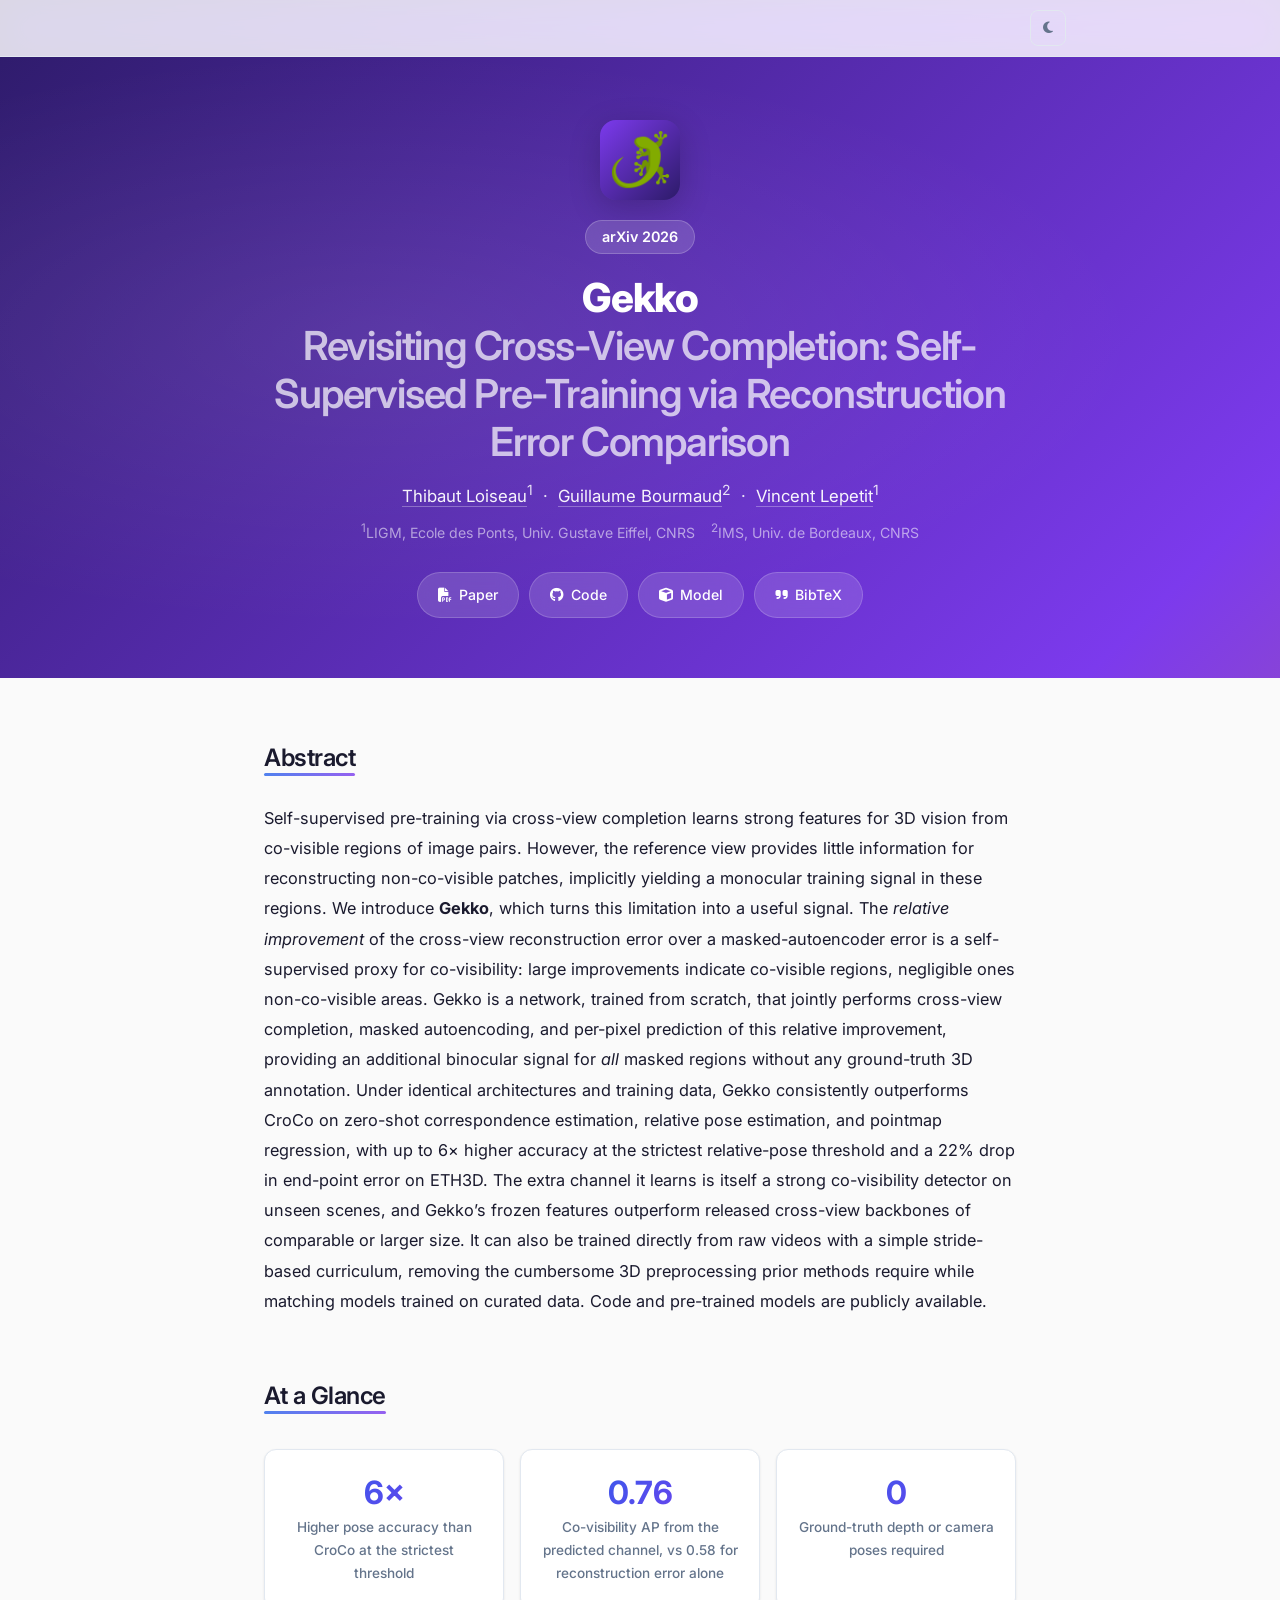
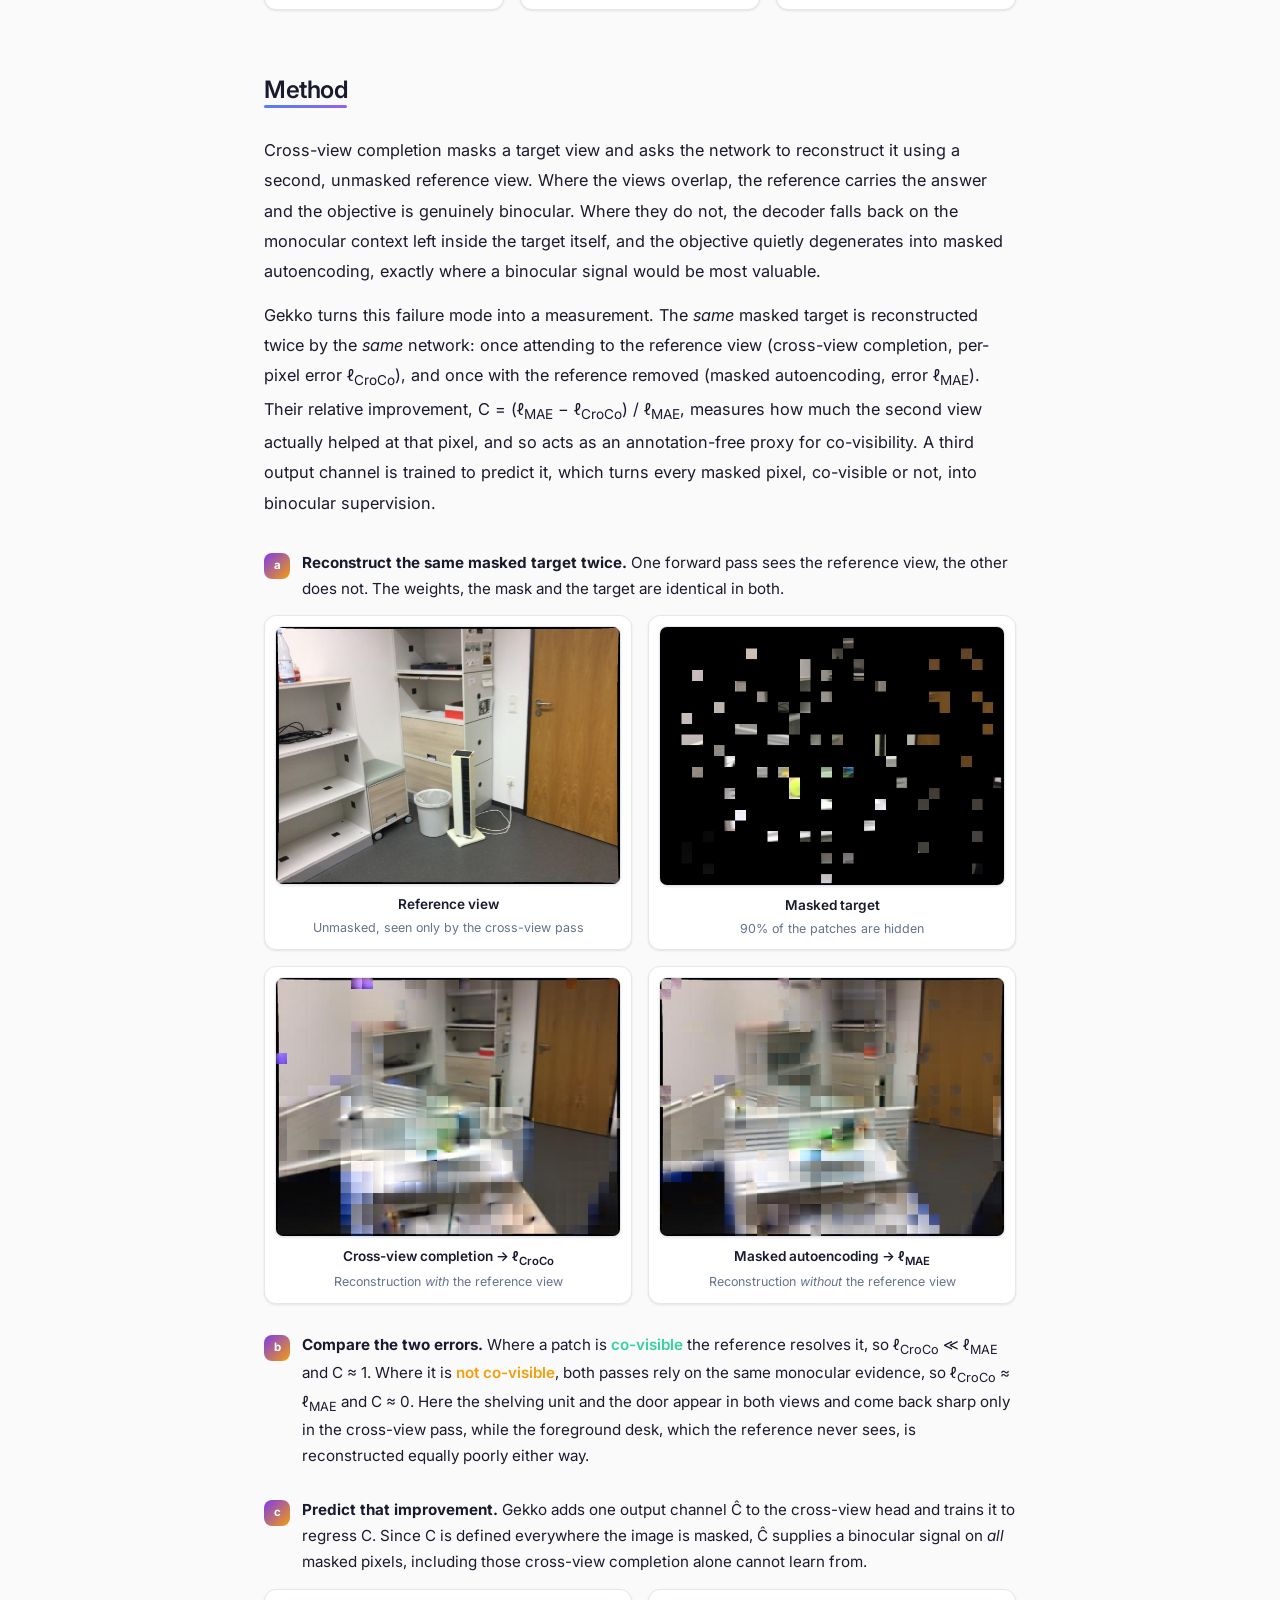
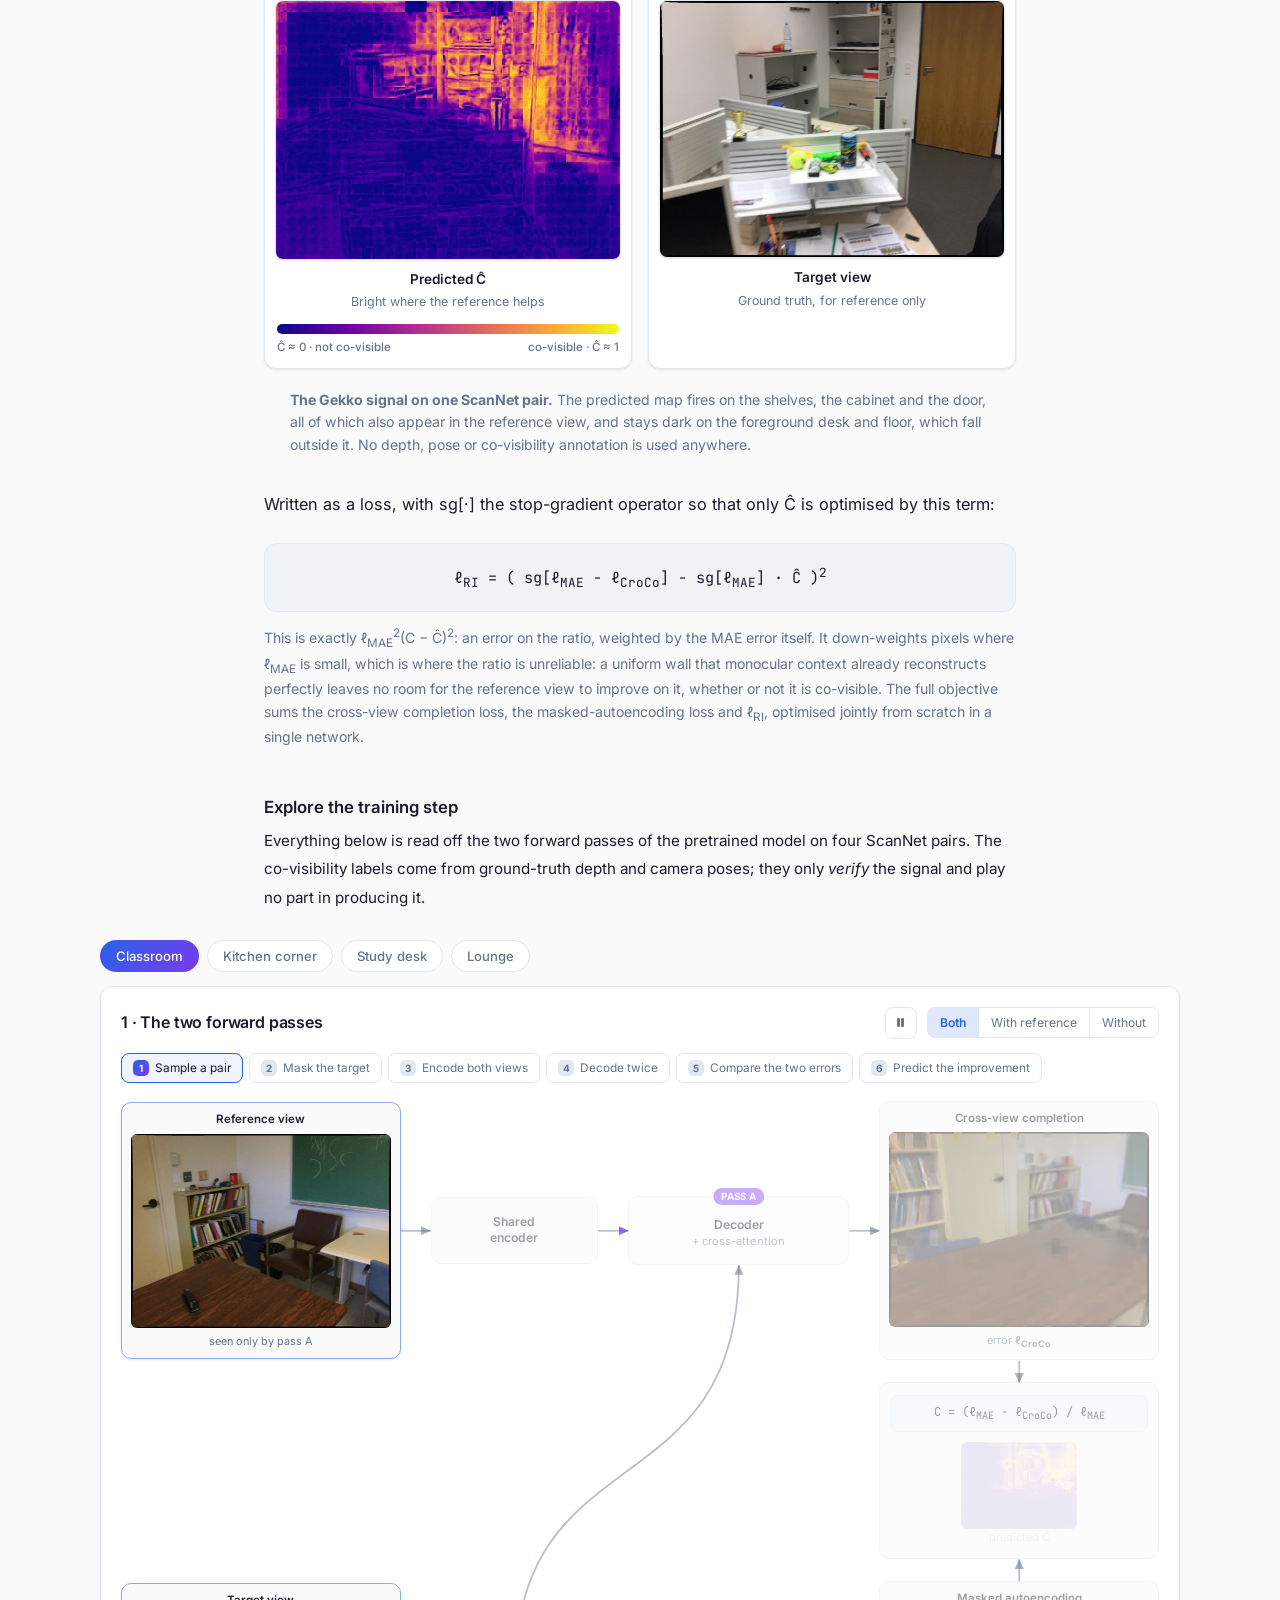
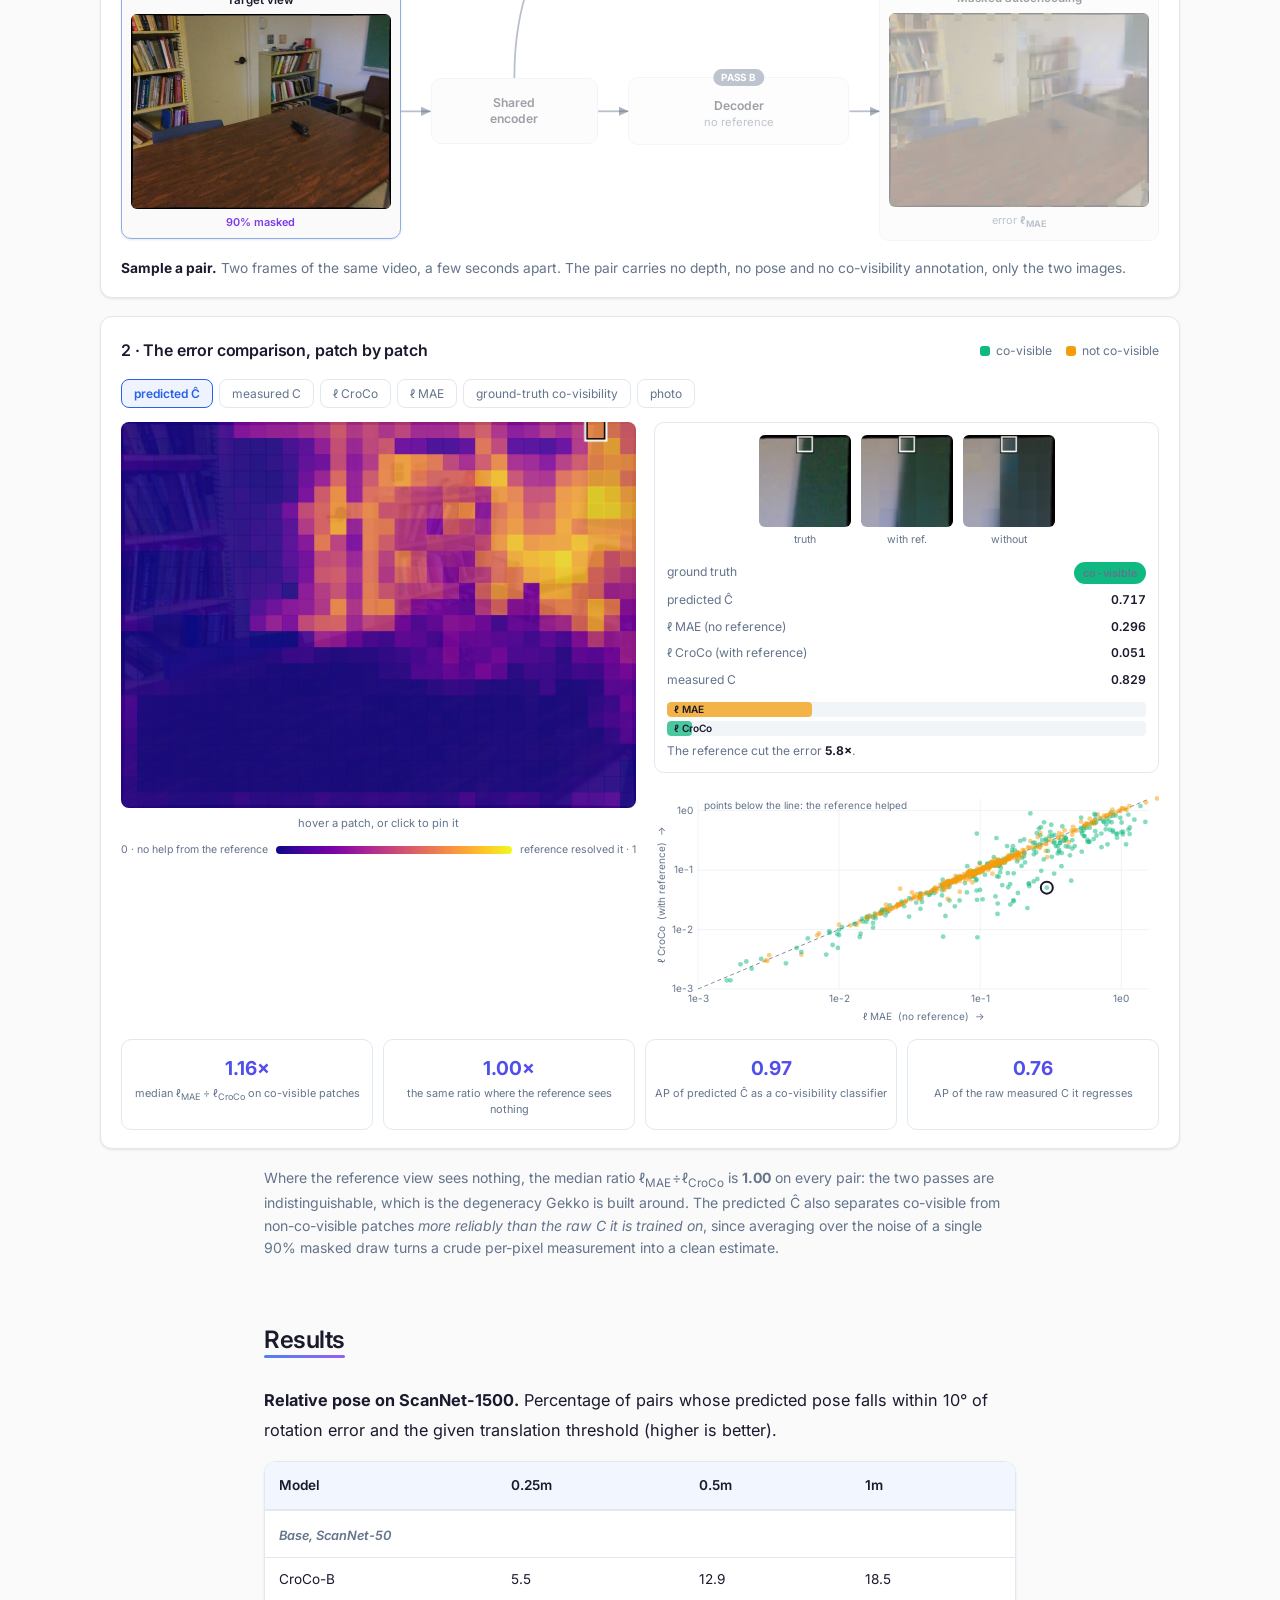
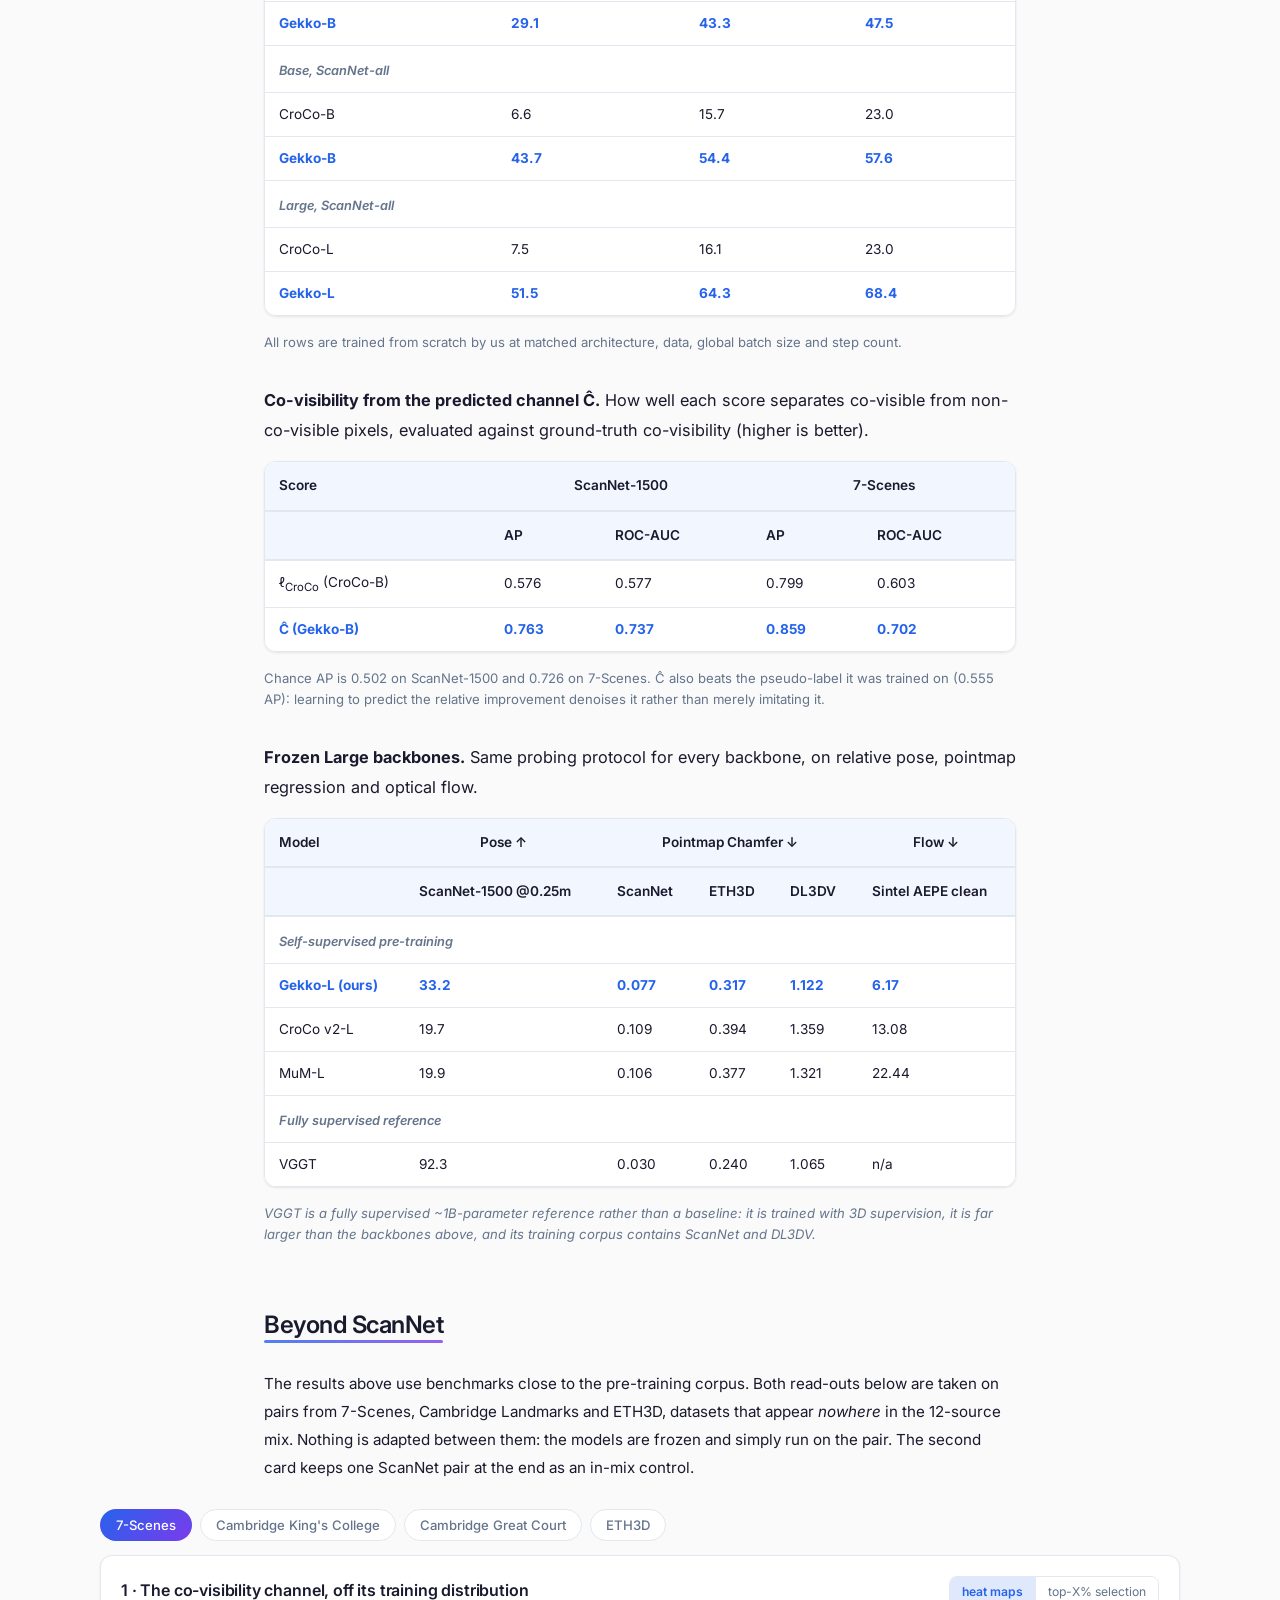
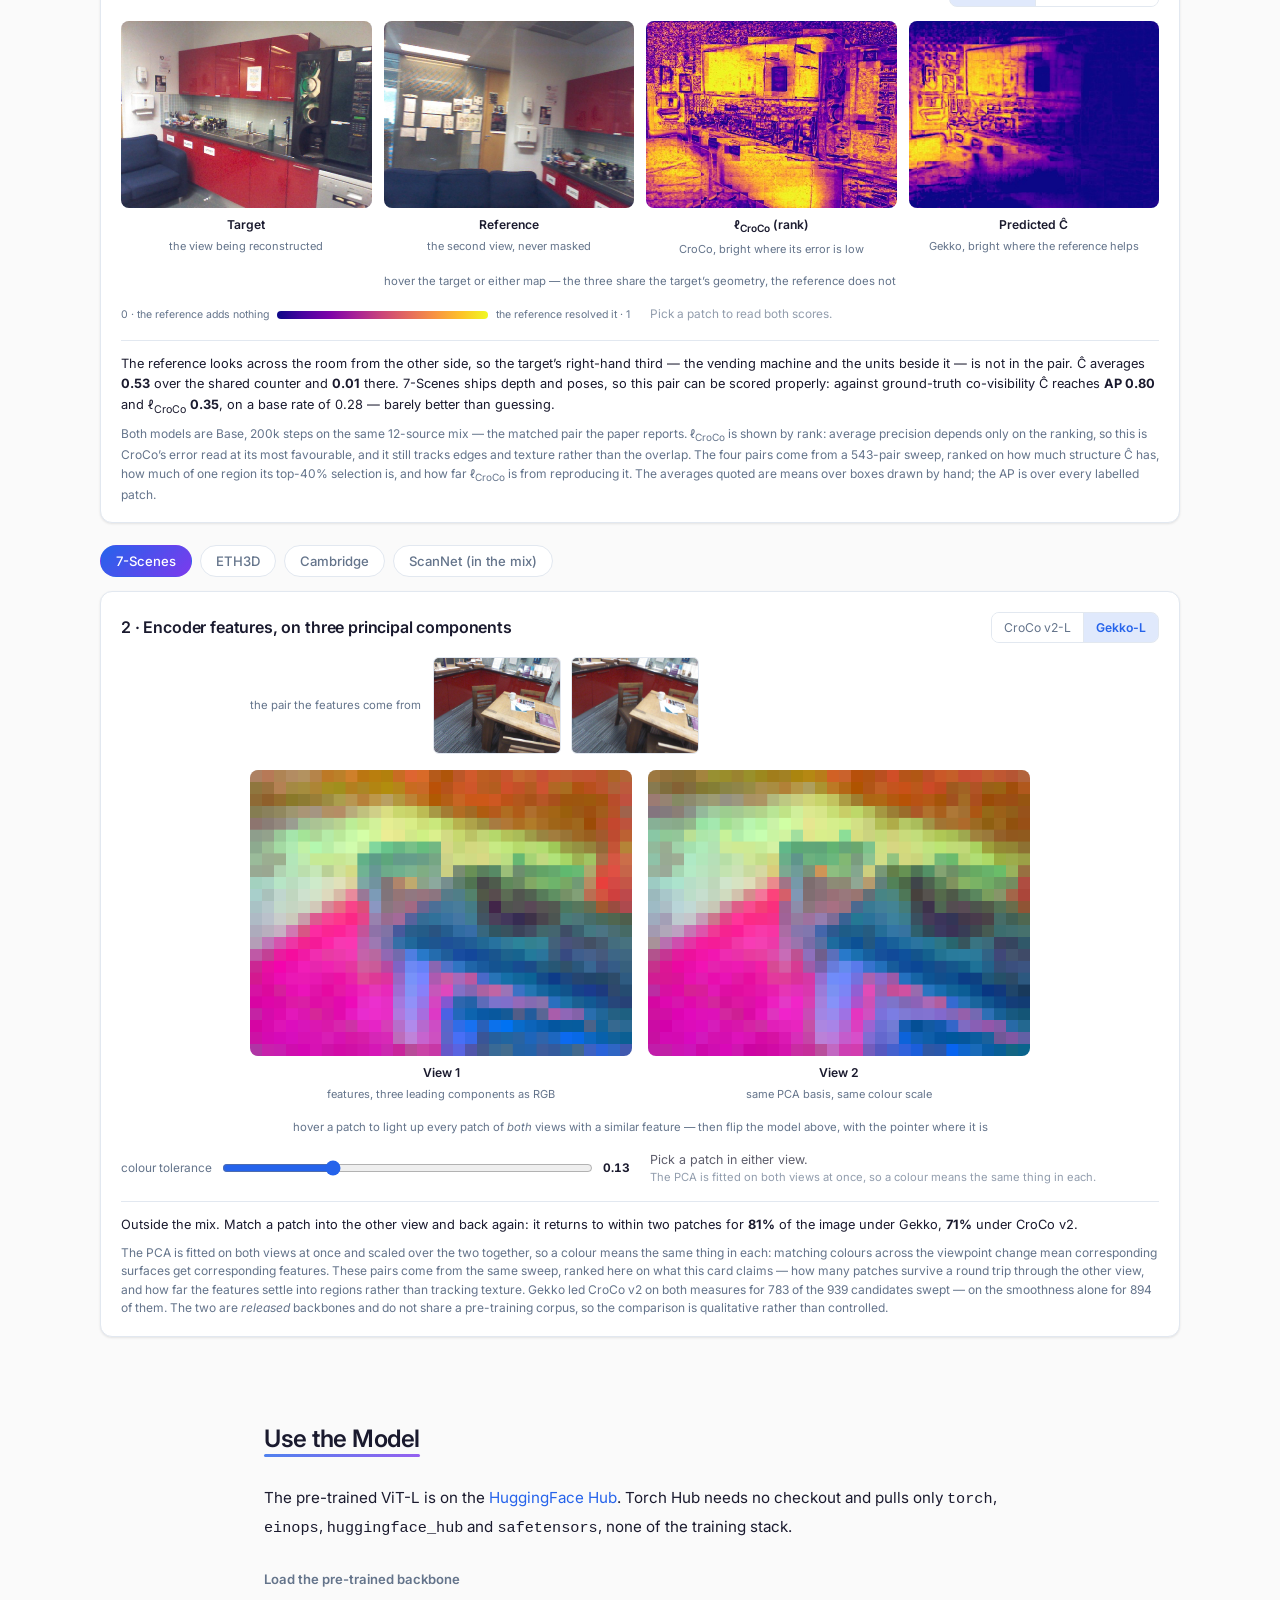
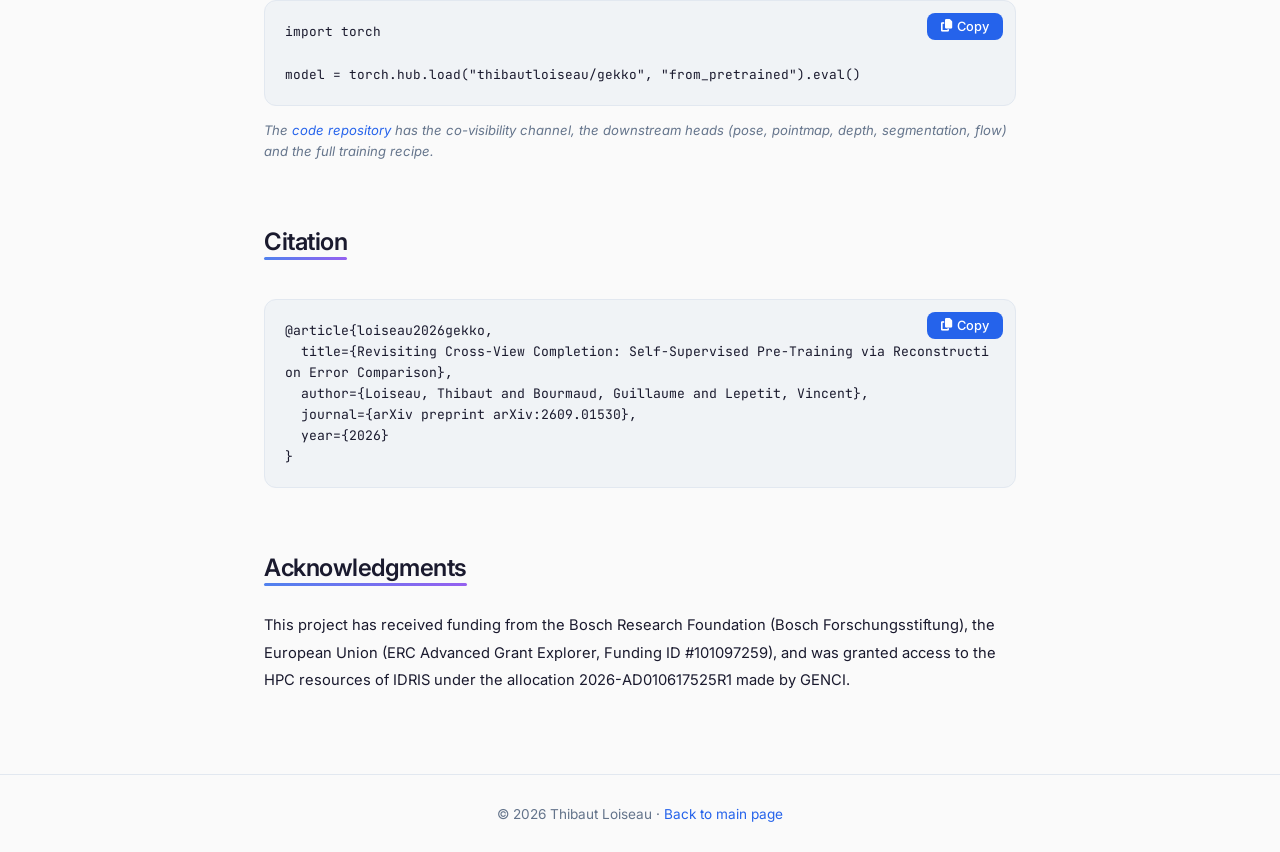
<file: projects/gekko/index.html>
<!DOCTYPE html>
<html lang="en" data-theme="light">
<head>
    <meta charset="UTF-8">
    <meta name="viewport" content="width=device-width, initial-scale=1.0">
    <title>Gekko - Revisiting Cross-View Completion: Self-Supervised Pre-Training via Reconstruction Error Comparison</title>
    <link rel="icon" type="image/svg+xml" href="../../assets/images/favicon.svg">
    <link rel="stylesheet" href="https://cdnjs.cloudflare.com/ajax/libs/font-awesome/6.4.0/css/all.min.css">
    <link rel="preconnect" href="https://fonts.googleapis.com">
    <link rel="preconnect" href="https://fonts.gstatic.com" crossorigin>
    <link href="https://fonts.googleapis.com/css2?family=Inter:wght@300;400;500;600;700;800&display=swap" rel="stylesheet">
    <link href="https://fonts.googleapis.com/css2?family=JetBrains+Mono:wght@400;500&display=swap" rel="stylesheet">
    <style>
        :root {
            --bg: #fafafa;
            --bg-surface: #ffffff;
            --primary: #2563eb;
            --primary-hover: #1d4ed8;
            --secondary: #7c3aed;
            --text: #1a1a2e;
            --text-muted: #64748b;
            --border: #e2e8f0;
            --venue: #059669;
            --shadow-sm: 0 1px 3px rgba(0,0,0,0.06), 0 1px 2px rgba(0,0,0,0.04);
            --shadow-md: 0 4px 16px rgba(0,0,0,0.08);
            --shadow-lg: 0 10px 40px rgba(0,0,0,0.1);
            --radius: 12px;
            --transition: 0.3s cubic-bezier(0.4, 0, 0.2, 1);
        }
        [data-theme="dark"] {
            --bg: #0f172a;
            --bg-surface: #1e293b;
            --primary: #60a5fa;
            --primary-hover: #93bbfd;
            --secondary: #a78bfa;
            --text: #e2e8f0;
            --text-muted: #94a3b8;
            --border: #334155;
            --venue: #34d399;
            --shadow-sm: 0 1px 3px rgba(0,0,0,0.2);
            --shadow-md: 0 4px 16px rgba(0,0,0,0.3);
            --shadow-lg: 0 10px 40px rgba(0,0,0,0.4);
        }
        *, *::before, *::after { margin: 0; padding: 0; box-sizing: border-box; }
        [hidden] { display: none !important; }
        html { scroll-behavior: smooth; }
        body {
            font-family: 'Inter', -apple-system, BlinkMacSystemFont, sans-serif;
            color: var(--text); line-height: 1.7; background: var(--bg);
            transition: background-color var(--transition), color var(--transition);
            -webkit-font-smoothing: antialiased;
        }
        a { color: var(--primary); text-decoration: none; transition: color var(--transition); }
        a:hover { color: var(--primary-hover); }
        ::selection { background: var(--primary); color: #fff; }

        .navbar {
            position: fixed; top: 0; left: 0; right: 0; z-index: 1000;
            background: rgba(250,250,250,0.85);
            backdrop-filter: blur(20px) saturate(180%);
            -webkit-backdrop-filter: blur(20px) saturate(180%);
            box-shadow: 0 1px 0 var(--border);
            transition: background-color var(--transition);
        }
        [data-theme="dark"] .navbar { background: rgba(15,23,42,0.85); }
        .nav-inner {
            max-width: 900px; margin: 0 auto; padding: 0 24px;
            display: flex; align-items: center; justify-content: space-between; height: 56px;
        }
        .nav-back {
            font-size: 0.88rem; font-weight: 500; color: var(--text-muted);
            display: flex; align-items: center; gap: 6px; transition: color var(--transition);
        }
        .nav-back:hover { color: var(--text); }
        .theme-toggle {
            background: none; border: 1px solid var(--border);
            width: 36px; height: 36px; border-radius: 8px; cursor: pointer;
            display: flex; align-items: center; justify-content: center;
            color: var(--text-muted); transition: all var(--transition);
        }
        .theme-toggle:hover { color: var(--text); border-color: var(--text-muted); background: var(--border); }
        .theme-toggle .fa-sun { display: none; }
        [data-theme="dark"] .theme-toggle .fa-moon { display: none; }
        [data-theme="dark"] .theme-toggle .fa-sun { display: inline; color: #fbbf24; }

        .hero {
            position: relative; padding: 120px 24px 60px;
            text-align: center; overflow: hidden;
        }
        .hero-bg {
            position: absolute; inset: 0;
            background: linear-gradient(135deg, #2d1b69 0%, #7c3aed 45%, #f59e0b 100%);
            background-size: 200% 200%;
            animation: gradientShift 12s ease infinite;
        }
        .hero-bg::after {
            content: ''; position: absolute; inset: 0;
            background: radial-gradient(ellipse at 30% 50%, rgba(255,255,255,0.08) 0%, transparent 60%);
        }
        @keyframes gradientShift {
            0%, 100% { background-position: 0% 50%; }
            50% { background-position: 100% 50%; }
        }
        .hero-inner {
            position: relative; z-index: 1; max-width: 800px; margin: 0 auto;
        }
        .hero-icon {
            width: 80px; height: 80px; margin: 0 auto 20px;
            border-radius: 16px; overflow: hidden;
            box-shadow: 0 8px 32px rgba(0,0,0,0.2);
            background: linear-gradient(135deg, #7c3aed, #2d1b69);
            display: flex; align-items: center; justify-content: center;
            padding: 10px;
        }
        .hero-icon img { width: 100%; height: auto; display: block; }
        .hero-venue {
            display: inline-block; padding: 4px 16px; border-radius: 50px;
            background: rgba(255,255,255,0.15); backdrop-filter: blur(10px);
            color: #fff; font-size: 0.9rem; font-weight: 600; margin-bottom: 20px;
            border: 1px solid rgba(255,255,255,0.2);
        }
        .hero-venue .spotlight { color: #fbbf24; }
        .hero-title {
            font-size: 2.5rem; font-weight: 800; color: #fff;
            letter-spacing: -0.03em; line-height: 1.2; margin-bottom: 12px;
        }
        .hero-title .accent { color: rgba(255,255,255,0.7); font-weight: 600; }
        .hero-authors {
            color: rgba(255,255,255,0.85); font-size: 1.05rem; margin-bottom: 8px;
        }
        .hero-authors a { color: rgba(255,255,255,0.95); border-bottom: 1px solid rgba(255,255,255,0.3); }
        .hero-authors a:hover { color: #fff; border-color: #fff; }
        .hero-affiliations {
            color: rgba(255,255,255,0.55); font-size: 0.88rem; margin-bottom: 28px;
        }
        .hero-links {
            display: flex; flex-wrap: wrap; justify-content: center; gap: 10px;
        }
        .hero-link {
            display: inline-flex; align-items: center; gap: 7px;
            padding: 10px 20px; border-radius: 50px;
            background: rgba(255,255,255,0.14); backdrop-filter: blur(10px);
            color: #fff; font-size: 0.88rem; font-weight: 500;
            border: 1px solid rgba(255,255,255,0.18);
            transition: all var(--transition);
        }
        .hero-link:hover {
            background: rgba(255,255,255,0.25); border-color: rgba(255,255,255,0.35);
            transform: translateY(-2px); color: #fff;
        }

        .content { max-width: 800px; margin: 0 auto; padding: 0 24px; }
        .section { padding: 60px 0 0; }
        .section-title {
            font-size: 1.5rem; font-weight: 600; letter-spacing: -0.02em;
            margin-bottom: 24px; display: inline-block;
        }
        .section-title span { position: relative; }
        .section-title span::after {
            content: ''; position: absolute; left: 0; bottom: -4px;
            width: 100%; height: 3px; border-radius: 2px;
            background: linear-gradient(90deg, var(--primary), var(--secondary)); opacity: 0.8;
        }
        .abstract { font-size: 1.02rem; line-height: 1.85; color: var(--text); }

        .highlights {
            display: grid; grid-template-columns: repeat(3, 1fr); gap: 16px; margin-top: 8px;
        }
        .highlight-card {
            background: var(--bg-surface); border: 1px solid var(--border);
            border-radius: var(--radius); padding: 24px 20px; text-align: center;
            box-shadow: var(--shadow-sm); transition: all var(--transition);
        }
        .highlight-card:hover { box-shadow: var(--shadow-md); transform: translateY(-2px); }
        .highlight-number {
            font-size: 2rem; font-weight: 700;
            background: linear-gradient(135deg, var(--primary), var(--secondary));
            -webkit-background-clip: text; -webkit-text-fill-color: transparent; background-clip: text;
            line-height: 1.2;
        }
        .highlight-label { font-size: 0.85rem; color: var(--text-muted); margin-top: 4px; font-weight: 500; }

        .figure { margin: 32px 0; text-align: center; }
        .figure img {
            max-width: 100%; border-radius: var(--radius);
            border: 1px solid var(--border); box-shadow: var(--shadow-sm);
        }
        .figure-caption {
            margin-top: 12px; font-size: 0.88rem; color: var(--text-muted);
            line-height: 1.6; max-width: 700px; margin-left: auto; margin-right: auto;
        }

        /* --- Method figure composed in CSS from the individual PNGs --- */
        .method-step { margin: 28px 0 0; }
        .method-step-head { display: flex; align-items: flex-start; gap: 12px; margin-bottom: 14px; }
        .step-badge {
            flex: none; width: 26px; height: 26px; border-radius: 8px; margin-top: 3px;
            background: linear-gradient(135deg, #7c3aed, #f59e0b);
            color: #fff; font-size: 0.72rem; font-weight: 700;
            display: flex; align-items: center; justify-content: center;
        }
        .step-text { font-size: 0.95rem; line-height: 1.7; color: var(--text); }
        .panel-grid { display: grid; grid-template-columns: repeat(2, 1fr); gap: 16px; }
        .panel {
            background: var(--bg-surface); border: 1px solid var(--border);
            border-radius: var(--radius); padding: 10px;
            box-shadow: var(--shadow-sm); transition: all var(--transition);
        }
        .panel:hover { box-shadow: var(--shadow-md); }
        .panel img { width: 100%; height: auto; display: block; border-radius: 8px; }
        .panel-label { margin-top: 10px; text-align: center; line-height: 1.45; }
        .panel-label strong { display: block; font-size: 0.85rem; font-weight: 600; color: var(--text); }
        .panel-label span { font-size: 0.78rem; color: var(--text-muted); }
        .colorbar {
            height: 10px; border-radius: 5px; margin: 12px 2px 0;
            background: linear-gradient(90deg, #0d0887, #6a00a8, #b12a90, #e16462, #fca636, #f0f921);
        }
        .colorbar-labels {
            display: flex; justify-content: space-between;
            font-size: 0.72rem; color: var(--text-muted); margin: 4px 2px 0; font-weight: 500;
        }
        .eq {
            background: color-mix(in srgb, var(--border) 40%, var(--bg));
            border: 1px solid var(--border); border-radius: var(--radius);
            padding: 18px 20px; margin: 24px 0 12px; text-align: center; overflow-x: auto;
            font-family: 'JetBrains Mono', monospace; font-size: 0.95rem;
            color: var(--text); white-space: nowrap;
        }

        .contrib-list { list-style: none; margin-top: 8px; }
        .contrib-list li {
            position: relative; padding: 16px 20px 16px 48px; margin-bottom: 12px;
            background: var(--bg-surface); border: 1px solid var(--border);
            border-radius: var(--radius); box-shadow: var(--shadow-sm);
            transition: all var(--transition);
        }
        .contrib-list li:hover { box-shadow: var(--shadow-md); }
        .contrib-list li::before {
            content: attr(data-num); position: absolute; left: 16px; top: 16px;
            width: 22px; height: 22px; border-radius: 6px;
            background: linear-gradient(135deg, var(--primary), var(--secondary));
            color: #fff; font-size: 0.72rem; font-weight: 700;
            display: flex; align-items: center; justify-content: center;
        }
        .contrib-list li strong { color: var(--text); }

        .table-wrapper {
            overflow-x: auto; margin: 16px 0;
            border-radius: var(--radius); border: 1px solid var(--border); box-shadow: var(--shadow-sm);
        }
        table {
            width: 100%; border-collapse: collapse;
            font-size: 0.85rem; background: var(--bg-surface);
        }
        thead { background: color-mix(in srgb, var(--primary) 6%, var(--bg-surface)); }
        th {
            padding: 12px 14px; font-weight: 600; text-align: left;
            border-bottom: 2px solid var(--border); color: var(--text); white-space: nowrap;
        }
        td { padding: 10px 14px; border-bottom: 1px solid var(--border); color: var(--text); }
        tr:last-child td { border-bottom: none; }
        tr:hover { background: color-mix(in srgb, var(--primary) 3%, transparent); }
        .table-category { font-weight: 600; font-style: italic; color: var(--text-muted); font-size: 0.8rem; padding-top: 14px; }
        .best { font-weight: 700; color: var(--primary); }
        .second { font-weight: 600; text-decoration: underline; text-underline-offset: 2px; }
        .table-note { font-size: 0.82rem; color: var(--text-muted); line-height: 1.6; margin-top: 4px; }

        .qualitative-grid {
            display: flex; flex-direction: column; gap: 12px; margin-top: 16px;
        }
        .qualitative-grid img {
            width: 100%; border-radius: var(--radius);
            border: 1px solid var(--border); box-shadow: var(--shadow-sm);
        }

        .color-legend {
            display: flex; gap: 20px; justify-content: center;
            margin: 16px 0 8px; font-size: 0.88rem; font-weight: 500;
        }
        .color-legend span { display: inline-flex; align-items: center; gap: 6px; }
        .color-dot {
            width: 12px; height: 12px; border-radius: 3px; display: inline-block;
        }

        .bibtex-block, .code-block {
            background: color-mix(in srgb, var(--border) 40%, var(--bg));
            border: 1px solid var(--border); border-radius: var(--radius);
            padding: 20px; position: relative; margin-top: 12px;
        }
        .bibtex-block pre {
            font-family: 'JetBrains Mono', monospace; font-size: 0.82rem;
            line-height: 1.6; white-space: pre-wrap; word-break: break-all; color: var(--text);
        }
        /* Code must not be re-wrapped: it scrolls inside its own box instead. */
        .code-block pre {
            font-family: 'JetBrains Mono', monospace; font-size: 0.8rem;
            line-height: 1.65; white-space: pre; color: var(--text);
            overflow-x: auto; padding-right: 90px;
        }
        .code-block pre .c { color: var(--text-muted); }
        .code-label {
            font-size: 0.82rem; font-weight: 600; color: var(--text-muted);
            margin-top: 26px; margin-bottom: -2px;
        }
        .code-label:first-of-type { margin-top: 8px; }
        /* The pre scrolls horizontally, so its padding cannot hold the button
           clear of the code on a narrow screen. Give the button its own row. */
        @media (max-width: 700px) {
            .code-block { padding-top: 14px; }
            .code-block .copy-btn { position: static; margin: 0 0 12px auto; }
            .code-block pre { padding-right: 0; }
        }
        .copy-btn {
            position: absolute; top: 12px; right: 12px;
            padding: 6px 14px; border-radius: 8px;
            background: var(--primary); color: #fff; border: none;
            font-size: 0.8rem; font-weight: 500; font-family: inherit; cursor: pointer;
            display: flex; align-items: center; gap: 5px; transition: all var(--transition);
        }
        .copy-btn:hover { background: var(--primary-hover); }

        footer {
            margin-top: 80px; padding: 28px 0; text-align: center;
            border-top: 1px solid var(--border); transition: border-color var(--transition);
        }
        footer p { font-size: 0.85rem; color: var(--text-muted); }

        .fade-in {
            opacity: 0; transform: translateY(24px);
            transition: opacity 0.6s ease, transform 0.6s ease;
        }
        .fade-in.visible { opacity: 1; transform: translateY(0); }

        /* --- Interactive method explorer -------------------------------- */
        #gekko-explorer {
            width: min(1080px, calc(100vw - 40px));
            margin: 28px 0 0 50%; transform: translateX(-50%);
        }
        .gk-tabs { display: flex; flex-wrap: wrap; gap: 8px; margin-bottom: 14px; }
        .gk-tab, .gk-fields button, .gk-seg button, .gk-step, .gk-btn {
            font-family: inherit; cursor: pointer; color: var(--text-muted);
            background: var(--bg-surface); border: 1px solid var(--border);
            transition: all var(--transition);
        }
        .gk-tab { padding: 7px 15px; border-radius: 50px; font-size: 0.82rem; font-weight: 500; }
        .gk-tab:hover, .gk-fields button:hover, .gk-seg button:hover, .gk-step:hover { color: var(--text); border-color: var(--text-muted); }
        .gk-tab.on {
            color: #fff; border-color: transparent;
            background: linear-gradient(135deg, var(--primary), var(--secondary));
        }
        .gk-card {
            background: var(--bg-surface); border: 1px solid var(--border);
            border-radius: var(--radius); box-shadow: var(--shadow-sm);
            padding: 20px 20px 18px; margin-bottom: 18px;
        }
        .gk-card-head {
            display: flex; align-items: center; justify-content: space-between;
            gap: 14px; flex-wrap: wrap; margin-bottom: 14px;
        }
        .gk-card-head h3 { font-size: 1rem; font-weight: 600; letter-spacing: -0.01em; }
        .gk-ctrls { display: flex; align-items: center; gap: 10px; }
        .gk-btn {
            width: 32px; height: 32px; border-radius: 8px; font-size: 0.75rem;
            display: flex; align-items: center; justify-content: center;
        }
        .gk-btn:hover { color: var(--text); border-color: var(--text-muted); }
        .gk-seg { display: flex; border: 1px solid var(--border); border-radius: 8px; overflow: hidden; }
        .gk-seg button { border: none; border-right: 1px solid var(--border); padding: 7px 12px; font-size: 0.76rem; }
        .gk-seg button:last-child { border-right: none; }
        .gk-seg button.on { background: color-mix(in srgb, var(--primary) 14%, transparent); color: var(--primary); font-weight: 600; }

        .gk-steps { display: flex; flex-wrap: wrap; gap: 6px; margin-bottom: 18px; }
        .gk-step {
            display: inline-flex; align-items: center; gap: 6px;
            padding: 6px 11px; border-radius: 8px; font-size: 0.74rem;
        }
        .gk-step b {
            width: 16px; height: 16px; border-radius: 5px; font-size: 0.62rem;
            background: var(--border); color: var(--text-muted);
            display: flex; align-items: center; justify-content: center;
        }
        .gk-step.on { color: var(--text); border-color: var(--primary); background: color-mix(in srgb, var(--primary) 8%, transparent); }
        .gk-step.on b { background: linear-gradient(135deg, var(--primary), var(--secondary)); color: #fff; }

        .gk-diagram { position: relative; }
        .gk-wires { position: absolute; inset: 0; overflow: visible; pointer-events: none; z-index: 0; }
        .gk-wire { fill: none; stroke: color-mix(in srgb, var(--text-muted) 45%, transparent); stroke-width: 1.8; }
        .gk-head { fill: color-mix(in srgb, var(--text-muted) 55%, transparent); }
        .gk-head-x { fill: color-mix(in srgb, var(--secondary) 75%, transparent); }
        .gk-flow {
            fill: none; stroke: var(--primary); stroke-width: 3.4; stroke-linecap: round;
            stroke-dasharray: 11 19; opacity: 0; transition: opacity 0.2s;
            animation: gkflow 0.55s linear infinite;
        }
        @keyframes gkflow { to { stroke-dashoffset: -30; } }
        @media (prefers-reduced-motion: reduce) {
            .gk-flow { animation: none; stroke-dasharray: 5 7; }
            .gk-node, .gk-cmp-out { transition: none; }
        }
        /* every edge reached so far keeps flowing; the current step flows brightest */
        .gk-diagram[data-stage="2"] .gk-flow.e-ref, .gk-diagram[data-stage="2"] .gk-flow.e-tgt,
        .gk-diagram[data-stage="3"] .gk-flow.e-tok, .gk-diagram[data-stage="3"] .gk-flow.e-cross,
        .gk-diagram[data-stage="4"] .gk-flow.e-outa, .gk-diagram[data-stage="4"] .gk-flow.e-outb,
        .gk-diagram[data-stage="4"] .gk-flow.e-cmp,
        .gk-diagram[data-stage="5"] .gk-flow.e-cmp { opacity: 1; }
        .gk-diagram[data-stage="3"] .gk-flow.e-ref, .gk-diagram[data-stage="3"] .gk-flow.e-tgt,
        .gk-diagram[data-stage="4"] .gk-flow.e-ref, .gk-diagram[data-stage="4"] .gk-flow.e-tgt,
        .gk-diagram[data-stage="4"] .gk-flow.e-tok, .gk-diagram[data-stage="4"] .gk-flow.e-cross,
        .gk-diagram[data-stage="5"] .gk-flow.e-ref, .gk-diagram[data-stage="5"] .gk-flow.e-tgt,
        .gk-diagram[data-stage="5"] .gk-flow.e-tok, .gk-diagram[data-stage="5"] .gk-flow.e-cross,
        .gk-diagram[data-stage="5"] .gk-flow.e-outa, .gk-diagram[data-stage="5"] .gk-flow.e-outb { opacity: 0.38; }
        .gk-flow.e-cross { stroke: var(--secondary); }
        
        .gk-diagram[data-focus="b"] .gk-wire.e-cross { stroke-dasharray: 3 6; }
        .gk-diagram[data-focus="a"] .gk-wire.e-tok-b, .gk-diagram[data-focus="a"] .gk-wire.e-outb,
        .gk-diagram[data-focus="b"] .gk-wire.e-tok-a, .gk-diagram[data-focus="b"] .gk-wire.e-outa,
        .gk-diagram[data-focus="b"] .gk-wire.e-cross, .gk-diagram[data-focus="b"] .gk-wire.e-ref { opacity: 0.25; }
        .gk-diagram[data-focus="a"] .gk-flow.e-tok-b, .gk-diagram[data-focus="a"] .gk-flow.e-outb,
        .gk-diagram[data-focus="b"] .gk-flow.e-tok-a, .gk-diagram[data-focus="b"] .gk-flow.e-outa,
        .gk-diagram[data-focus="b"] .gk-flow.e-cross, .gk-diagram[data-focus="b"] .gk-flow.e-ref { opacity: 0 !important; }

        .gk-grid {
            position: relative; z-index: 1; display: grid;
            grid-template-columns: 1.2fr 0.72fr 0.95fr 1.2fr;
            gap: 22px 30px; align-items: center;
        }
        .gk-grid [data-id="ref"]  { grid-area: 1 / 1; }
        .gk-grid [data-id="encr"] { grid-area: 1 / 2; }
        .gk-grid [data-id="deca"] { grid-area: 1 / 3; }
        .gk-grid [data-id="outa"] { grid-area: 1 / 4; }
        .gk-grid [data-id="cmp"]  { grid-area: 2 / 4; }
        .gk-grid [data-id="tgt"]  { grid-area: 3 / 1; }
        .gk-grid [data-id="enct"] { grid-area: 3 / 2; }
        .gk-grid [data-id="decb"] { grid-area: 3 / 3; }
        .gk-grid [data-id="outb"] { grid-area: 3 / 4; }
        .gk-node {
            background: var(--bg); border: 1px solid var(--border); border-radius: 10px;
            padding: 9px; text-align: center; font-size: 0.78rem; line-height: 1.35;
            color: var(--text); opacity: 0.42; transition: opacity 0.25s, border-color 0.25s, box-shadow 0.25s;
        }
        .gk-node.lit { opacity: 1; border-color: color-mix(in srgb, var(--primary) 45%, var(--border)); box-shadow: var(--shadow-sm); }
        .gk-node img { width: 100%; height: auto; display: block; border-radius: 6px; }
        .gk-node-t { font-size: 0.72rem; font-weight: 600; margin-bottom: 6px; color: var(--text); }
        .gk-node-s { font-size: 0.68rem; color: var(--text-muted); margin-top: 6px; }
        .gk-enc { font-weight: 600; font-size: 0.76rem; padding: 16px 8px; }
        .gk-dec { position: relative; font-weight: 600; font-size: 0.76rem; padding: 20px 8px 14px; }
        .gk-dec em { font-weight: 400; font-style: normal; font-size: 0.7rem; color: var(--text-muted); }
        .gk-tag {
            position: absolute; top: -9px; left: 50%; transform: translateX(-50%);
            padding: 2px 8px; border-radius: 50px; font-size: 0.62rem; font-weight: 700;
            letter-spacing: 0.04em; text-transform: uppercase; color: #fff;
        }
        .gk-pass-a .gk-tag { background: var(--secondary); }
        .gk-pass-b .gk-tag { background: var(--text-muted); }
        .gk-masknote { color: var(--secondary); font-weight: 600; }
        .gk-diagram[data-focus="a"] .gk-pass-b, .gk-diagram[data-focus="a"] [data-id="outb"],
        .gk-diagram[data-focus="b"] .gk-pass-a, .gk-diagram[data-focus="b"] [data-id="outa"],
        .gk-diagram[data-focus="b"] [data-id="ref"], .gk-diagram[data-focus="b"] [data-id="encr"] {
            opacity: 0.14 !important; box-shadow: none;
        }
        .gk-cmp { padding: 12px 10px; }
        .gk-cmp-eq {
            font-family: 'JetBrains Mono', monospace; font-size: 0.76rem; color: var(--text);
            background: color-mix(in srgb, var(--border) 40%, var(--bg));
            border: 1px solid var(--border); border-radius: 8px; padding: 8px 6px;
            white-space: nowrap; overflow-x: auto;
        }
        .gk-cmp-out {
            margin-top: 10px; text-align: center;
            opacity: 0.18; transition: opacity 0.25s;
        }
        .gk-diagram[data-stage="5"] .gk-cmp-out { opacity: 1; }
        .gk-cmp-out img { width: 116px; max-width: 100%; margin: 0 auto; border-radius: 6px; display: block; }
        .gk-cmp-out span { font-size: 0.68rem; color: var(--text-muted); }
        .gk-stage-text { font-size: 0.86rem; line-height: 1.65; color: var(--text-muted); margin-top: 16px; }
        .gk-stage-text b { color: var(--text); }

        .gk-legend { display: flex; gap: 14px; font-size: 0.76rem; color: var(--text-muted); }
        .gk-legend span { display: inline-flex; align-items: center; gap: 6px; }
        .gk-dot { width: 10px; height: 10px; border-radius: 3px; display: inline-block; }
        .gk-fields { display: flex; flex-wrap: wrap; gap: 6px; margin-bottom: 14px; }
        .gk-fields button { padding: 6px 12px; border-radius: 8px; font-size: 0.75rem; }
        .gk-fields button.on { color: var(--primary); border-color: var(--primary); background: color-mix(in srgb, var(--primary) 8%, transparent); font-weight: 600; }

        .gk-explore { display: grid; grid-template-columns: minmax(0, 1.02fr) minmax(0, 1fr); gap: 18px; }
        .gk-map { width: 100%; height: auto; display: block; border-radius: 8px; cursor: crosshair; }
        .gk-maphint { font-size: 0.7rem; color: var(--text-muted); text-align: center; margin-top: 6px; }
        .gk-scale { display: flex; align-items: center; gap: 8px; margin-top: 8px; }
        .gk-scale span { font-size: 0.66rem; color: var(--text-muted); white-space: nowrap; }
        .gk-scale-bar { flex: 1; height: 8px; border-radius: 4px; }
        .gk-side { display: flex; flex-direction: column; gap: 14px; min-width: 0; }
        .gk-inspect { border: 1px solid var(--border); border-radius: 10px; padding: 12px; }
        .gk-crops { display: flex; gap: 10px; justify-content: center; margin-bottom: 10px; }
        .gk-crops figure { text-align: center; }
        .gk-crops canvas {
            width: 92px; height: 92px; max-width: 100%; border-radius: 6px; display: block;
            background: color-mix(in srgb, var(--border) 45%, var(--bg));
        }
        .gk-crops figcaption { font-size: 0.66rem; color: var(--text-muted); margin-top: 4px; }
        .gk-kv { display: flex; justify-content: space-between; gap: 10px; font-size: 0.76rem; padding: 3px 0; }
        .gk-kv span { color: var(--text-muted); }
        .gk-kv b { font-variant-numeric: tabular-nums; font-weight: 600; text-align: right; white-space: nowrap; }
        .gk-chip { display: inline-block; padding: 2px 9px; border-radius: 50px; font-size: 0.68rem; font-weight: 600; color: #fff; }
        .gk-chip-cov { background: #10b981; }
        .gk-chip-non { background: #f59e0b; }
        .gk-chip-un { background: var(--text-muted); }
        .gk-bars { margin: 8px 0 4px; }
        .gk-bar { position: relative; height: 15px; margin-bottom: 4px; background: color-mix(in srgb, var(--border) 45%, transparent); border-radius: 4px; overflow: hidden; }
        .gk-bar i { position: absolute; inset: 0 auto 0 0; display: block; border-radius: 4px; opacity: 0.75; transition: width 0.2s; }
        .gk-bar span { position: absolute; left: 7px; top: 0; line-height: 15px; font-size: 0.63rem; font-weight: 600; color: var(--text); }
        .gk-verdict { font-size: 0.75rem; color: var(--text-muted); line-height: 1.5; margin-top: 6px; }
        .gk-verdict b { color: var(--text); }
        .gk-empty { font-size: 0.78rem; color: var(--text-muted); text-align: center; padding: 18px 4px; }
        .gk-scatter { width: 100%; height: 236px; display: block; }
        .gk-stats { display: grid; grid-template-columns: repeat(4, 1fr); gap: 10px; margin-top: 16px; }
        .gk-stat { text-align: center; padding: 12px 8px; border: 1px solid var(--border); border-radius: 10px; }
        .gk-stat b {
            display: block; font-size: 1.2rem; font-weight: 700;
            background: linear-gradient(135deg, var(--primary), var(--secondary));
            -webkit-background-clip: text; -webkit-text-fill-color: transparent; background-clip: text;
        }
        .gk-stat span { font-size: 0.68rem; color: var(--text-muted); line-height: 1.4; display: block; margin-top: 2px; }

        @media (max-width: 900px) {
            .gk-grid { grid-template-columns: 1fr; gap: 26px; }
            .gk-grid > * { grid-area: auto !important; }
            .gk-grid [data-id="cmp"] { order: 9; }
            .gk-explore { grid-template-columns: 1fr; }
            .gk-stats { grid-template-columns: repeat(2, 1fr); }
            .gk-node img { max-width: 240px; margin: 0 auto; }
        }


        /* --- "Beyond ScanNet" panels ------------------------------------ */
        /* Same full-bleed width as the method explorer: four 512x384 panels are
           unreadable inside the 800px text column, which is what the flat figures
           these replace used to be. */
        #gekko-beyond {
            width: min(1080px, calc(100vw - 40px));
            margin: 26px 0 0 50%; transform: translateX(-50%);
        }
        #gekko-beyond .gk-card { margin-bottom: 22px; }
        .gb-row { display: grid; grid-template-columns: repeat(4, 1fr); gap: 12px; }
        /* Two panels, so they are held to roughly the width of card 1's four rather
           than stretched to fill the full-bleed column. */
        .gb-pca { display: grid; grid-template-columns: repeat(2, 1fr); gap: 16px; max-width: 780px; margin: 0 auto; }
        .gb-pair {
            display: flex; align-items: center; gap: 10px;
            max-width: 780px; margin: 0 auto 16px;   /* lines up with the panels below */
        }
        .gb-pair span { font-size: 0.71rem; color: var(--text-muted); margin-right: 2px; }
        .gb-pair img {
            width: 128px; height: auto; display: block; border-radius: 6px;
            border: 1px solid var(--border);
        }
        .gb-pan { min-width: 0; }
        .gb-pan canvas, .gb-pan img {
            width: 100%; height: auto; display: block; border-radius: 8px;
            background: color-mix(in srgb, var(--border) 45%, var(--bg));
        }
        .gb-pan[data-link] canvas, .gb-pca canvas { cursor: crosshair; }
        .gb-pan figcaption { margin-top: 8px; text-align: center; line-height: 1.4; }
        .gb-pan figcaption b { display: block; font-size: 0.76rem; font-weight: 600; color: var(--text); }
        .gb-pan figcaption span { font-size: 0.69rem; color: var(--text-muted); }
        .gb-hint { font-size: 0.71rem; color: var(--text-muted); text-align: center; margin-top: 14px; }
        .gb-controls {
            display: grid; grid-template-columns: minmax(0, 1fr) minmax(0, 1fr);
            gap: 20px; align-items: center; margin-top: 14px;
        }
        .gb-slider { display: flex; align-items: center; gap: 10px; font-size: 0.74rem; color: var(--text-muted); }
        .gb-slider input { flex: 1; min-width: 80px; accent-color: var(--primary); }
        .gb-slider b { color: var(--text); font-variant-numeric: tabular-nums; white-space: nowrap; }
        .gb-legend { margin-top: 0; }
        .gb-read { transition: opacity var(--transition); }
        .gb-read.gb-idle { opacity: 0.7; }
        /* Nothing picked yet: the empty bars and swatch would read as broken UI. */
        .gb-read.gb-idle .gk-bars, .gb-read.gb-idle .gb-swatch { display: none; }
        .gb-read .gk-bars { margin: 0 0 5px; }
        .gb-verdict { font-size: 0.74rem; color: var(--text-muted); line-height: 1.5; }
        /* The value sits at the far end, clear of the fill, so it stays legible whatever
           the bar is doing underneath it. */
        .gb-read .gk-bar b {
            position: absolute; right: 8px; top: 0; line-height: 15px;
            font-size: 0.63rem; font-weight: 700; color: var(--text);
            font-variant-numeric: tabular-nums;
        }
        .gb-verdict b { color: var(--text); }
        .gb-probe { display: flex; align-items: flex-start; gap: 10px; }
        .gb-swatch {
            width: 26px; height: 26px; border-radius: 6px; flex: none; margin-top: 2px;
            border: 1px solid var(--border);
        }
        .gb-probe-txt { font-size: 0.78rem; color: var(--text); line-height: 1.45; }
        .gb-probe-txt b { font-variant-numeric: tabular-nums; }
        .gb-probe-txt span { display: block; font-size: 0.7rem; color: var(--text-muted); }
        .gb-note {
            font-size: 0.8rem; color: var(--text); line-height: 1.6;
            margin-top: 16px; padding-top: 13px; border-top: 1px solid var(--border);
        }
        /* The fixed methodology line, set below the per-pair reading of the panels. */
        .gb-meta { font-size: 0.75rem; color: var(--text-muted); line-height: 1.55; margin-top: 8px; }

        @media (max-width: 900px) {
            .gb-row { grid-template-columns: repeat(2, 1fr); }
            .gb-controls { grid-template-columns: 1fr; }
        }
        @media (max-width: 560px) {
            .gb-row, .gb-pca { grid-template-columns: 1fr; }
            .gb-pair { flex-wrap: wrap; }
        }

        @media (max-width: 768px) {
            .hero { padding: 100px 20px 48px; }
            .hero-title { font-size: 1.7rem; }
            .highlights { grid-template-columns: 1fr; }
            .hero-links { gap: 8px; }
            .hero-link { padding: 8px 14px; font-size: 0.82rem; }
            .panel-grid { grid-template-columns: 1fr; }
            .eq { font-size: 0.8rem; padding: 14px 12px; }
        }
    </style>

    <!-- GoatCounter analytics -->
    <script data-goatcounter="https://thibautloiseau.goatcounter.com/count"
            async src="//gc.zgo.at/count.js"></script>
</head>
<body>

    <nav class="navbar">
        <div class="nav-inner">
            <span></span>
            <button class="theme-toggle" id="theme-toggle" aria-label="Toggle dark mode">
                <i class="fas fa-moon"></i>
                <i class="fas fa-sun"></i>
            </button>
        </div>
    </nav>

    <section class="hero">
        <div class="hero-bg"></div>
        <div class="hero-inner">
            <div class="hero-icon">
                <img src="assets/gekko-icon.png" alt="Gekko">
            </div>
            <div class="hero-venue">arXiv 2026</div>
            <h1 class="hero-title">Gekko <span class="accent"><br>Revisiting Cross-View Completion: Self-Supervised Pre-Training via Reconstruction Error Comparison</span></h1>
            <p class="hero-authors">
                <a href="../../">Thibaut Loiseau</a><sup>1</sup> &nbsp;&middot;&nbsp;
                <a href="https://gbourmaud.github.io" target="_blank">Guillaume Bourmaud</a><sup>2</sup> &nbsp;&middot;&nbsp;
                <a href="https://vincentlepetit.github.io" target="_blank">Vincent Lepetit</a><sup>1</sup>
            </p>
            <p class="hero-affiliations">
                <sup>1</sup>LIGM, Ecole des Ponts, Univ. Gustave Eiffel, CNRS &nbsp;&nbsp;
                <sup>2</sup>IMS, Univ. de Bordeaux, CNRS
            </p>
            <div class="hero-links">
                <a href="https://arxiv.org/abs/2609.01530" target="_blank" class="hero-link">
                    <i class="fas fa-file-pdf"></i> Paper
                </a>
                <a href="https://github.com/thibautloiseau/gekko" target="_blank" class="hero-link">
                    <i class="fab fa-github"></i> Code
                </a>
                <a href="https://huggingface.co/thibautloiseau/gekko-vitl-500k" target="_blank" class="hero-link">
                    <i class="fas fa-cube"></i> Model
                </a>
                <a href="#bibtex" class="hero-link">
                    <i class="fas fa-quote-right"></i> BibTeX
                </a>
            </div>
        </div>
    </section>

    <div class="content">

        <section class="section fade-in">
            <h2 class="section-title"><span>Abstract</span></h2>
            <p class="abstract">
                Self-supervised pre-training via cross-view completion learns strong features for 3D vision from co-visible regions of image pairs. However, the reference view provides little information for reconstructing non-co-visible patches, implicitly yielding a monocular training signal in these regions. We introduce <strong>Gekko</strong>, which turns this limitation into a useful signal. The <em>relative improvement</em> of the cross-view reconstruction error over a masked-autoencoder error is a self-supervised proxy for co-visibility: large improvements indicate co-visible regions, negligible ones non-co-visible areas. Gekko is a network, trained from scratch, that jointly performs cross-view completion, masked autoencoding, and per-pixel prediction of this relative improvement, providing an additional binocular signal for <em>all</em> masked regions without any ground-truth 3D annotation. Under identical architectures and training data, Gekko consistently outperforms CroCo on zero-shot correspondence estimation, relative pose estimation, and pointmap regression, with up to 6&times; higher accuracy at the strictest relative-pose threshold and a 22% drop in end-point error on ETH3D. The extra channel it learns is itself a strong co-visibility detector on unseen scenes, and Gekko&rsquo;s frozen features outperform released cross-view backbones of comparable or larger size. It can also be trained directly from raw videos with a simple stride-based curriculum, removing the cumbersome 3D preprocessing prior methods require while matching models trained on curated data. Code and pre-trained models are publicly available.
            </p>
        </section>

        <section class="section fade-in">
            <h2 class="section-title"><span>At a Glance</span></h2>
            <div class="highlights">
                <div class="highlight-card">
                    <div class="highlight-number">6&times;</div>
                    <div class="highlight-label">Higher pose accuracy than CroCo at the strictest threshold</div>
                </div>
                <div class="highlight-card">
                    <div class="highlight-number">0.76</div>
                    <div class="highlight-label">Co-visibility AP from the predicted channel, vs 0.58 for reconstruction error alone</div>
                </div>
                <div class="highlight-card">
                    <div class="highlight-number">0</div>
                    <div class="highlight-label">Ground-truth depth or camera poses required</div>
                </div>
            </div>
        </section>

        <section class="section fade-in">
            <h2 class="section-title"><span>Method</span></h2>
            <p class="abstract">
                Cross-view completion masks a target view and asks the network to reconstruct it using a second, unmasked reference view. Where the views overlap, the reference carries the answer and the objective is genuinely binocular. Where they do not, the decoder falls back on the monocular context left inside the target itself, and the objective quietly degenerates into masked autoencoding, exactly where a binocular signal would be most valuable.
            </p>
            <p class="abstract" style="margin-top: 14px;">
                Gekko turns this failure mode into a measurement. The <em>same</em> masked target is reconstructed twice by the <em>same</em> network: once attending to the reference view (cross-view completion, per-pixel error &#8467;<sub>CroCo</sub>), and once with the reference removed (masked autoencoding, error &#8467;<sub>MAE</sub>). Their relative improvement, C = (&#8467;<sub>MAE</sub> &minus; &#8467;<sub>CroCo</sub>) / &#8467;<sub>MAE</sub>, measures how much the second view actually helped at that pixel, and so acts as an annotation-free proxy for co-visibility. A third output channel is trained to predict it, which turns every masked pixel, co-visible or not, into binocular supervision.
            </p>

            <div class="figure" style="text-align: left;">

                <div class="method-step">
                    <div class="method-step-head">
                        <div class="step-badge">a</div>
                        <div class="step-text">
                            <strong>Reconstruct the same masked target twice.</strong> One forward pass sees the reference view, the other does not. The weights, the mask and the target are identical in both.
                        </div>
                    </div>
                    <div class="panel-grid">
                        <div class="panel">
                            <img src="assets/reference_img.png" alt="Reference view of the office scene">
                            <div class="panel-label"><strong>Reference view</strong><span>Unmasked, seen only by the cross-view pass</span></div>
                        </div>
                        <div class="panel">
                            <img src="assets/masked_img.png" alt="Heavily masked target view">
                            <div class="panel-label"><strong>Masked target</strong><span>90% of the patches are hidden</span></div>
                        </div>
                    </div>
                    <div class="panel-grid" style="margin-top: 16px;">
                        <div class="panel">
                            <img src="assets/croco_recons.png" alt="Cross-view completion reconstruction of the target">
                            <div class="panel-label"><strong>Cross-view completion &rarr; &#8467;<sub>CroCo</sub></strong><span>Reconstruction <em>with</em> the reference view</span></div>
                        </div>
                        <div class="panel">
                            <img src="assets/mae_recons.png" alt="Masked autoencoder reconstruction of the target">
                            <div class="panel-label"><strong>Masked autoencoding &rarr; &#8467;<sub>MAE</sub></strong><span>Reconstruction <em>without</em> the reference view</span></div>
                        </div>
                    </div>
                </div>

                <div class="method-step">
                    <div class="method-step-head">
                        <div class="step-badge">b</div>
                        <div class="step-text">
                            <strong>Compare the two errors.</strong> Where a patch is <span style="color:#34d399;font-weight:600;">co-visible</span> the reference resolves it, so &#8467;<sub>CroCo</sub> &#8810; &#8467;<sub>MAE</sub> and C &asymp; 1. Where it is <span style="color:#f59e0b;font-weight:600;">not co-visible</span>, both passes rely on the same monocular evidence, so &#8467;<sub>CroCo</sub> &asymp; &#8467;<sub>MAE</sub> and C &asymp; 0. Here the shelving unit and the door appear in both views and come back sharp only in the cross-view pass, while the foreground desk, which the reference never sees, is reconstructed equally poorly either way.
                        </div>
                    </div>
                </div>

                <div class="method-step">
                    <div class="method-step-head">
                        <div class="step-badge">c</div>
                        <div class="step-text">
                            <strong>Predict that improvement.</strong> Gekko adds one output channel &#264; to the cross-view head and trains it to regress C. Since C is defined everywhere the image is masked, &#264; supplies a binocular signal on <em>all</em> masked pixels, including those cross-view completion alone cannot learn from.
                        </div>
                    </div>
                    <div class="panel-grid">
                        <div class="panel">
                            <img src="assets/conf_plasma.png" alt="Predicted relative-improvement map, plasma colormap">
                            <div class="panel-label"><strong>Predicted &#264;</strong><span>Bright where the reference helps</span></div>
                            <div class="colorbar"></div>
                            <div class="colorbar-labels">
                                <span>&#264; &asymp; 0 &middot; not co-visible</span>
                                <span>co-visible &middot; &#264; &asymp; 1</span>
                            </div>
                        </div>
                        <div class="panel">
                            <img src="assets/target_img.png" alt="Ground-truth target view">
                            <div class="panel-label"><strong>Target view</strong><span>Ground truth, for reference only</span></div>
                        </div>
                    </div>
                </div>

                <p class="figure-caption" style="margin-top: 20px;">
                    <strong>The Gekko signal on one ScanNet pair.</strong> The predicted map fires on the shelves, the cabinet and the door, all of which also appear in the reference view, and stays dark on the foreground desk and floor, which fall outside it. No depth, pose or co-visibility annotation is used anywhere.
                </p>
            </div>

            <p class="abstract" style="margin-top: 8px;">
                Written as a loss, with sg[&middot;] the stop-gradient operator so that only &#264; is optimised by this term:
            </p>
            <div class="eq">
                &#8467;<sub>RI</sub> = ( sg[&#8467;<sub>MAE</sub> &minus; &#8467;<sub>CroCo</sub>] &minus; sg[&#8467;<sub>MAE</sub>] &middot; &#264; )<sup>2</sup>
            </div>
            <p class="figure-caption" style="max-width: none; text-align: left;">
                This is exactly &#8467;<sub>MAE</sub><sup>2</sup>(C &minus; &#264;)<sup>2</sup>: an error on the ratio, weighted by the MAE error itself. It down-weights pixels where &#8467;<sub>MAE</sub> is small, which is where the ratio is unreliable: a uniform wall that monocular context already reconstructs perfectly leaves no room for the reference view to improve on it, whether or not it is co-visible. The full objective sums the cross-view completion loss, the masked-autoencoding loss and &#8467;<sub>RI</sub>, optimised jointly from scratch in a single network.
            </p>

            <h3 style="font-size:1.05rem;font-weight:600;margin:44px 0 6px;">Explore the training step</h3>
            <p class="abstract" style="font-size:0.95rem;">
                Everything below is read off the two forward passes of the pretrained model on four ScanNet pairs. The co-visibility labels come from ground-truth depth and camera poses; they only <em>verify</em> the signal and play no part in producing it.
            </p>
            <div id="gekko-explorer"></div>
            <p class="figure-caption" style="max-width:none;text-align:left;">
                Where the reference view sees nothing, the median ratio &#8467;<sub>MAE</sub>&#8202;&divide;&#8202;&#8467;<sub>CroCo</sub> is <strong>1.00</strong> on every pair: the two passes are indistinguishable, which is the degeneracy Gekko is built around. The predicted &#264; also separates co-visible from non-co-visible patches <em>more reliably than the raw C it is trained on</em>, since averaging over the noise of a single 90% masked draw turns a crude per-pixel measurement into a clean estimate.
            </p>

        </section>

        <section class="section fade-in">
            <h2 class="section-title"><span>Results</span></h2>

            <p class="abstract" style="margin-bottom: 16px;">
                <strong>Relative pose on ScanNet-1500.</strong> Percentage of pairs whose predicted pose falls within 10&deg; of rotation error and the given translation threshold (higher is better).
            </p>
            <div class="table-wrapper">
                <table>
                    <thead>
                        <tr>
                            <th>Model</th>
                            <th>0.25m</th>
                            <th>0.5m</th>
                            <th>1m</th>
                        </tr>
                    </thead>
                    <tbody>
                        <tr><td colspan="4" class="table-category">Base, ScanNet-50</td></tr>
                        <tr><td>CroCo-B</td><td>5.5</td><td>12.9</td><td>18.5</td></tr>
                        <tr><td class="best">Gekko-B</td><td class="best">29.1</td><td class="best">43.3</td><td class="best">47.5</td></tr>
                        <tr><td colspan="4" class="table-category">Base, ScanNet-all</td></tr>
                        <tr><td>CroCo-B</td><td>6.6</td><td>15.7</td><td>23.0</td></tr>
                        <tr><td class="best">Gekko-B</td><td class="best">43.7</td><td class="best">54.4</td><td class="best">57.6</td></tr>
                        <tr><td colspan="4" class="table-category">Large, ScanNet-all</td></tr>
                        <tr><td>CroCo-L</td><td>7.5</td><td>16.1</td><td>23.0</td></tr>
                        <tr><td class="best">Gekko-L</td><td class="best">51.5</td><td class="best">64.3</td><td class="best">68.4</td></tr>
                    </tbody>
                </table>
            </div>
            <p class="table-note">All rows are trained from scratch by us at matched architecture, data, global batch size and step count.</p>

            <p class="abstract" style="margin: 32px 0 16px;">
                <strong>Co-visibility from the predicted channel &#264;.</strong> How well each score separates co-visible from non-co-visible pixels, evaluated against ground-truth co-visibility (higher is better).
            </p>
            <div class="table-wrapper">
                <table>
                    <thead>
                        <tr>
                            <th>Score</th>
                            <th colspan="2" style="text-align:center;">ScanNet-1500</th>
                            <th colspan="2" style="text-align:center;">7-Scenes</th>
                        </tr>
                        <tr>
                            <th></th>
                            <th>AP</th><th>ROC-AUC</th>
                            <th>AP</th><th>ROC-AUC</th>
                        </tr>
                    </thead>
                    <tbody>
                        <tr><td>&#8467;<sub>CroCo</sub> (CroCo-B)</td><td>0.576</td><td>0.577</td><td>0.799</td><td>0.603</td></tr>
                        <tr><td class="best">&#264; (Gekko-B)</td><td class="best">0.763</td><td class="best">0.737</td><td class="best">0.859</td><td class="best">0.702</td></tr>
                    </tbody>
                </table>
            </div>
            <p class="table-note">
                Chance AP is 0.502 on ScanNet-1500 and 0.726 on 7-Scenes. &#264; also beats the pseudo-label it was trained on (0.555 AP): learning to predict the relative improvement denoises it rather than merely imitating it.
            </p>

            <p class="abstract" style="margin: 32px 0 16px;">
                <strong>Frozen Large backbones.</strong> Same probing protocol for every backbone, on relative pose, pointmap regression and optical flow.
            </p>
            <div class="table-wrapper">
                <table>
                    <thead>
                        <tr>
                            <th>Model</th>
                            <th style="text-align:center;">Pose &uarr;</th>
                            <th colspan="3" style="text-align:center;">Pointmap Chamfer &darr;</th>
                            <th style="text-align:center;">Flow &darr;</th>
                        </tr>
                        <tr>
                            <th></th>
                            <th>ScanNet-1500 @0.25m</th>
                            <th>ScanNet</th><th>ETH3D</th><th>DL3DV</th>
                            <th>Sintel AEPE clean</th>
                        </tr>
                    </thead>
                    <tbody>
                        <tr><td colspan="6" class="table-category">Self-supervised pre-training</td></tr>
                        <tr><td class="best">Gekko-L (ours)</td><td class="best">33.2</td><td class="best">0.077</td><td class="best">0.317</td><td class="best">1.122</td><td class="best">6.17</td></tr>
                        <tr><td>CroCo v2-L</td><td>19.7</td><td>0.109</td><td>0.394</td><td>1.359</td><td>13.08</td></tr>
                        <tr><td>MuM-L</td><td>19.9</td><td>0.106</td><td>0.377</td><td>1.321</td><td>22.44</td></tr>
                        <tr><td colspan="6" class="table-category">Fully supervised reference</td></tr>
                        <tr><td>VGGT</td><td>92.3</td><td>0.030</td><td>0.240</td><td>1.065</td><td>n/a</td></tr>
                    </tbody>
                </table>
            </div>
            <p class="table-note">
                <em>VGGT is a fully supervised ~1B-parameter reference rather than a baseline: it is trained with 3D supervision, it is far larger than the backbones above, and its training corpus contains ScanNet and DL3DV.</em>
            </p>
        </section>

        <section class="section fade-in" id="generalisation">
            <h2 class="section-title"><span>Beyond ScanNet</span></h2>
            <p class="abstract" style="font-size:0.95rem;">
                The results above use benchmarks close to the pre-training corpus. Both read-outs
                below are taken on pairs from 7-Scenes, Cambridge Landmarks and ETH3D, datasets that
                appear <em>nowhere</em> in the 12-source mix. Nothing is adapted between them: the
                models are frozen and simply run on the pair. The second card keeps one ScanNet pair
                at the end as an in-mix control.
            </p>
            <div id="gekko-beyond"></div>
        </section>

        <section class="section fade-in" id="usage">
            <h2 class="section-title"><span>Use the Model</span></h2>
            <p class="abstract" style="font-size:0.95rem;">
                The pre-trained ViT-L is on the <a href="https://huggingface.co/thibautloiseau/gekko-vitl-500k" target="_blank">HuggingFace Hub</a>.
                Torch Hub needs no checkout and pulls only <code>torch</code>, <code>einops</code>, <code>huggingface_hub</code> and <code>safetensors</code>, none of the training stack.
            </p>

            <p class="code-label">Load the pre-trained backbone</p>
            <div class="code-block">
                <button class="copy-btn"><i class="fas fa-copy"></i> Copy</button>
                <pre>import torch

model = torch.hub.load("thibautloiseau/gekko", "from_pretrained").eval()</pre>
            </div>

            <p class="table-note" style="margin-top:14px;">
                <em>The <a href="https://github.com/thibautloiseau/gekko" target="_blank">code repository</a>
                has the co-visibility channel, the downstream heads (pose, pointmap, depth, segmentation, flow)
                and the full training recipe.</em>
            </p>
        </section>

        <section class="section fade-in" id="bibtex">
            <h2 class="section-title"><span>Citation</span></h2>
            <div class="bibtex-block">
                <button class="copy-btn" id="copy-bibtex"><i class="fas fa-copy"></i> Copy</button>
                <pre>@article{loiseau2026gekko,
  title={Revisiting Cross-View Completion: Self-Supervised Pre-Training via Reconstruction Error Comparison},
  author={Loiseau, Thibaut and Bourmaud, Guillaume and Lepetit, Vincent},
  journal={arXiv preprint arXiv:2609.01530},
  year={2026}
}</pre>
            </div>
        </section>

        <section class="section fade-in">
            <h2 class="section-title"><span>Acknowledgments</span></h2>
            <p class="abstract" style="font-size:0.92rem;">
                This project has received funding from the Bosch Research Foundation (Bosch Forschungsstiftung), the European Union (ERC Advanced Grant Explorer, Funding ID #101097259), and was granted access to the HPC resources of IDRIS under the allocation 2026-AD010617525R1 made by GENCI.
            </p>
        </section>
    </div>

    <footer>
        <div class="content">
            <p>&copy; 2026 Thibaut Loiseau &middot; <a href="../../">Back to main page</a></p>
        </div>
    </footer>

    <script src="assets/explorer/data.js"></script>
    <script src="assets/explorer.js"></script>
    <script src="assets/beyond/data.js"></script>
    <script src="assets/beyond.js"></script>
    <script>
        var root = document.documentElement;
        var toggle = document.getElementById('theme-toggle');
        var saved = localStorage.getItem('theme');
        if (saved) root.setAttribute('data-theme', saved);
        else if (window.matchMedia('(prefers-color-scheme: dark)').matches) root.setAttribute('data-theme', 'dark');
        toggle.addEventListener('click', function () {
            var t = root.getAttribute('data-theme') === 'dark' ? 'light' : 'dark';
            root.setAttribute('data-theme', t);
            localStorage.setItem('theme', t);
        });
        var obs = new IntersectionObserver(function (entries) {
            entries.forEach(function (e) {
                if (e.isIntersecting) { e.target.classList.add('visible'); obs.unobserve(e.target); }
            });
        }, { threshold: 0.1, rootMargin: '0px 0px -30px 0px' });
        document.querySelectorAll('.fade-in').forEach(function (el) { obs.observe(el); });
        document.querySelectorAll('.copy-btn').forEach(function (btn) {
            btn.addEventListener('click', function () {
                var text = btn.parentElement.querySelector('pre').textContent;
                navigator.clipboard.writeText(text).then(function () {
                    btn.innerHTML = '<i class="fas fa-check"></i> Copied!';
                    setTimeout(function () { btn.innerHTML = '<i class="fas fa-copy"></i> Copy'; }, 2000);
                });
            });
        });
    </script>
</body>
</html>
</file>
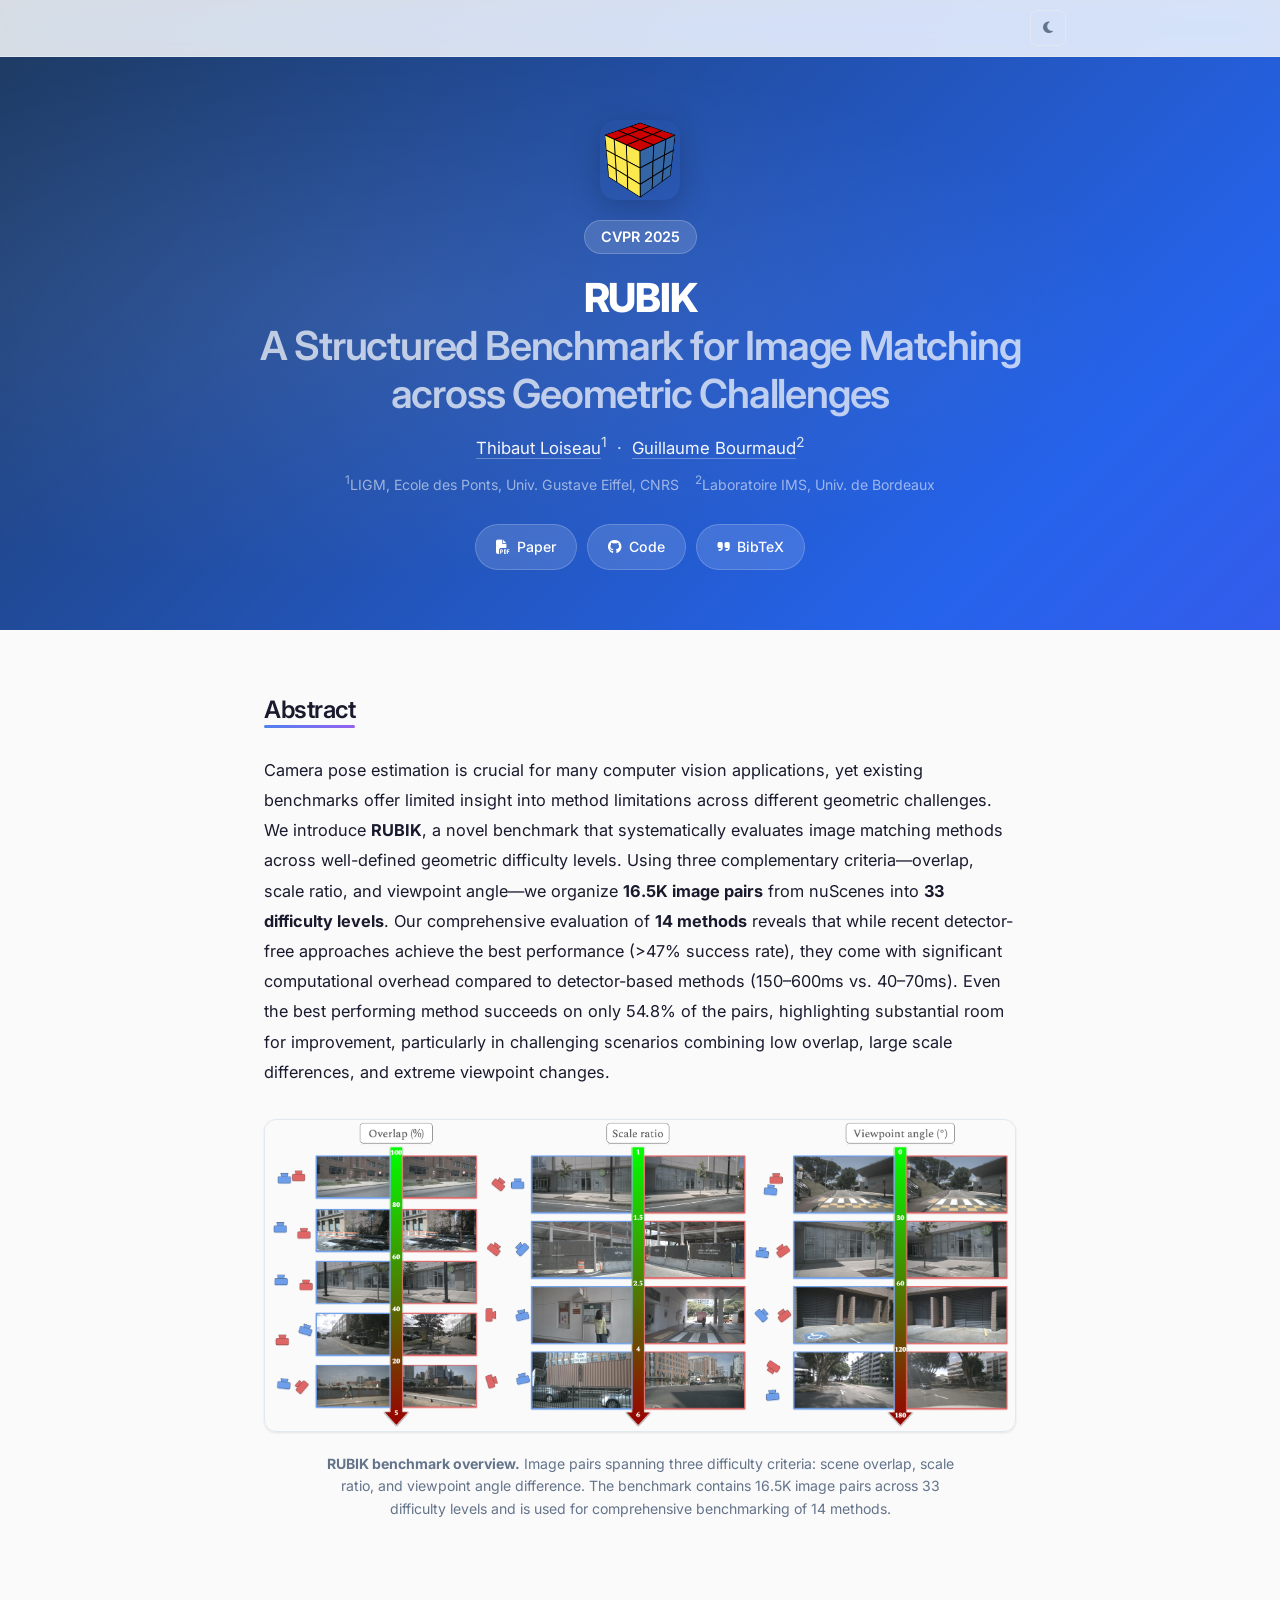
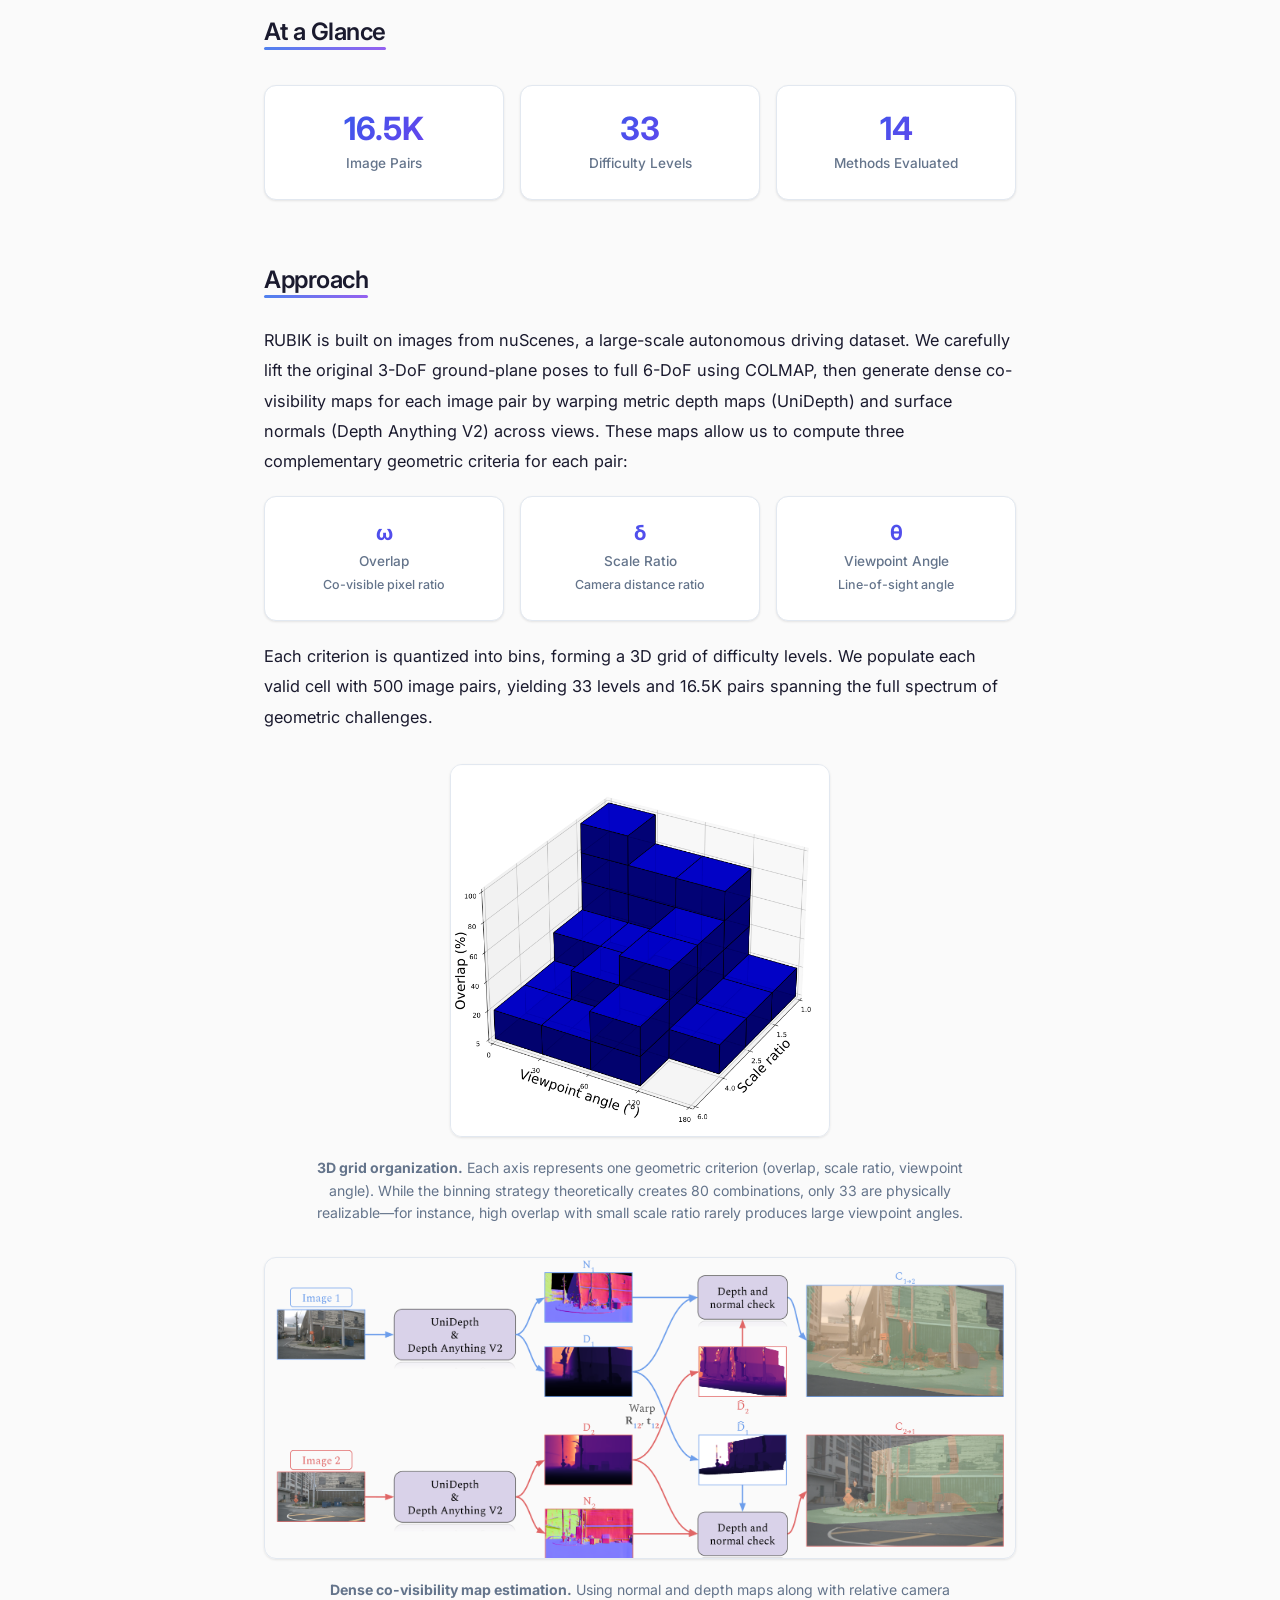
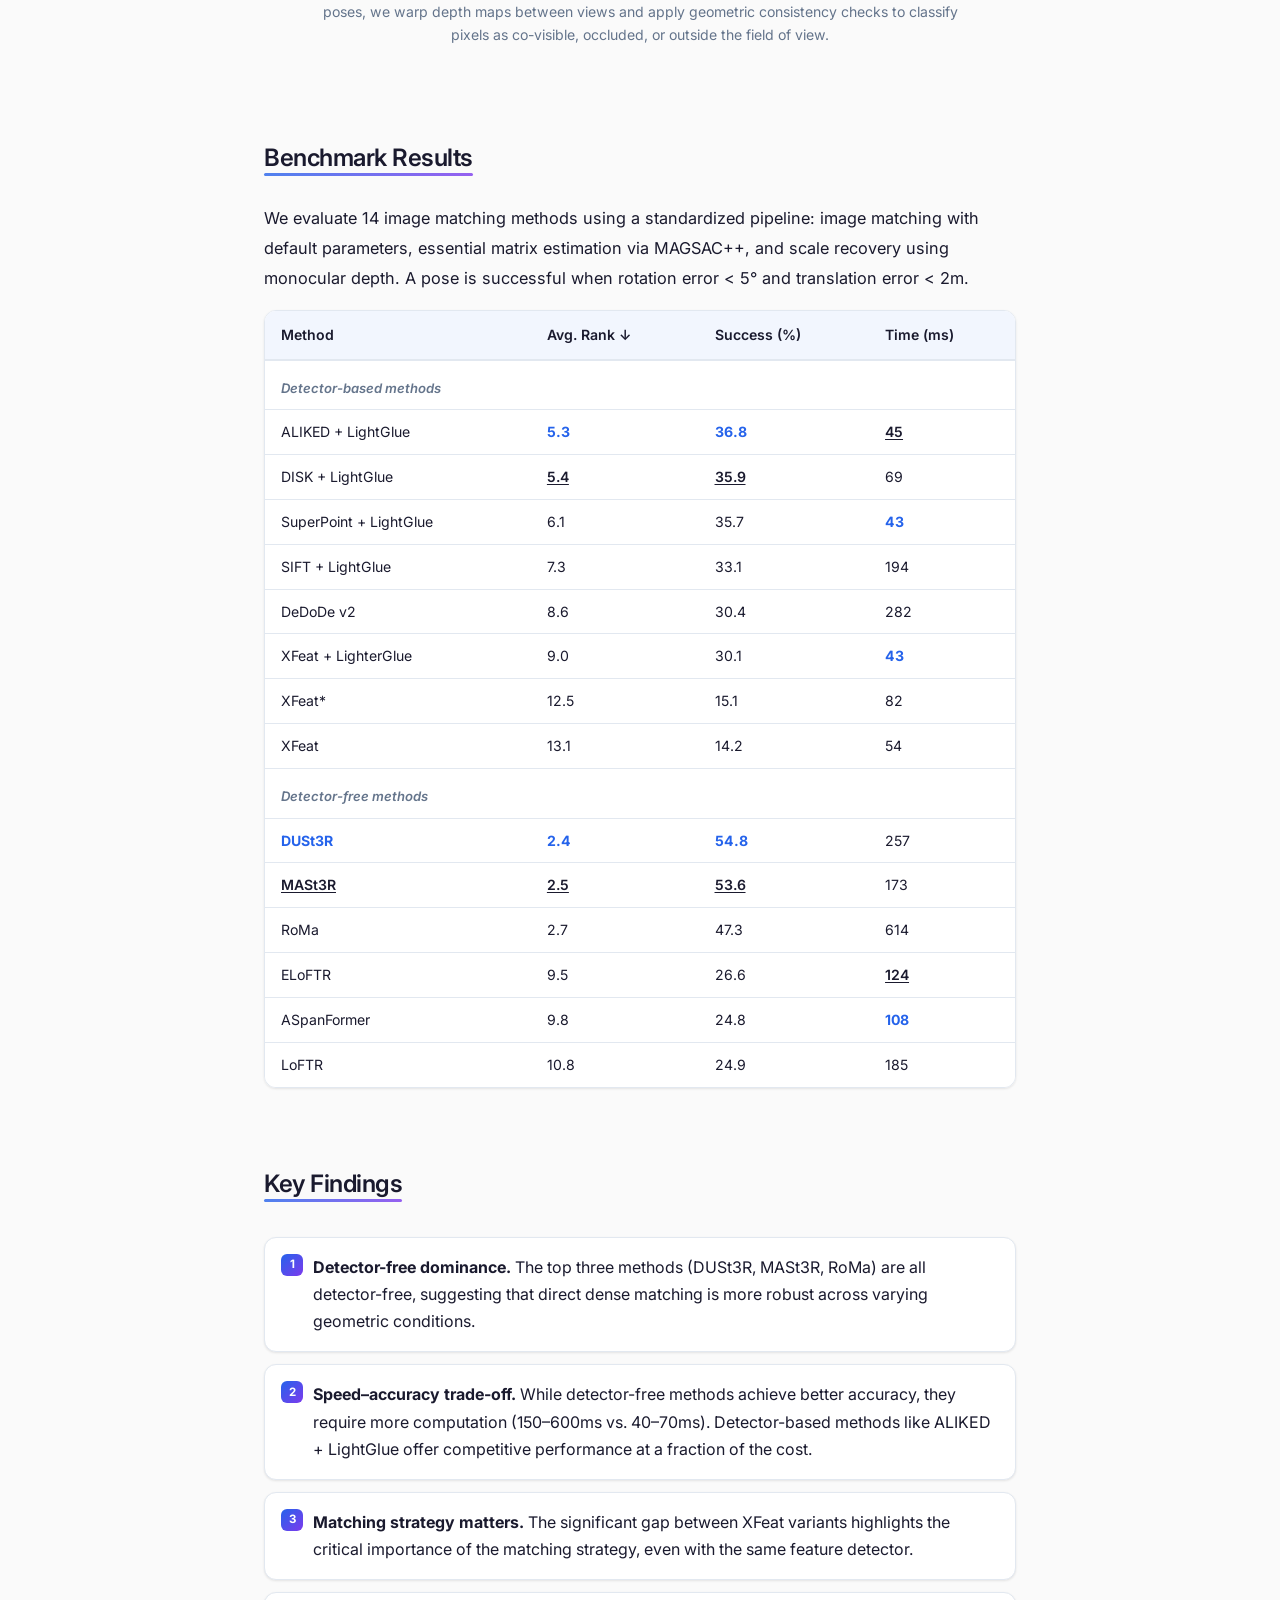
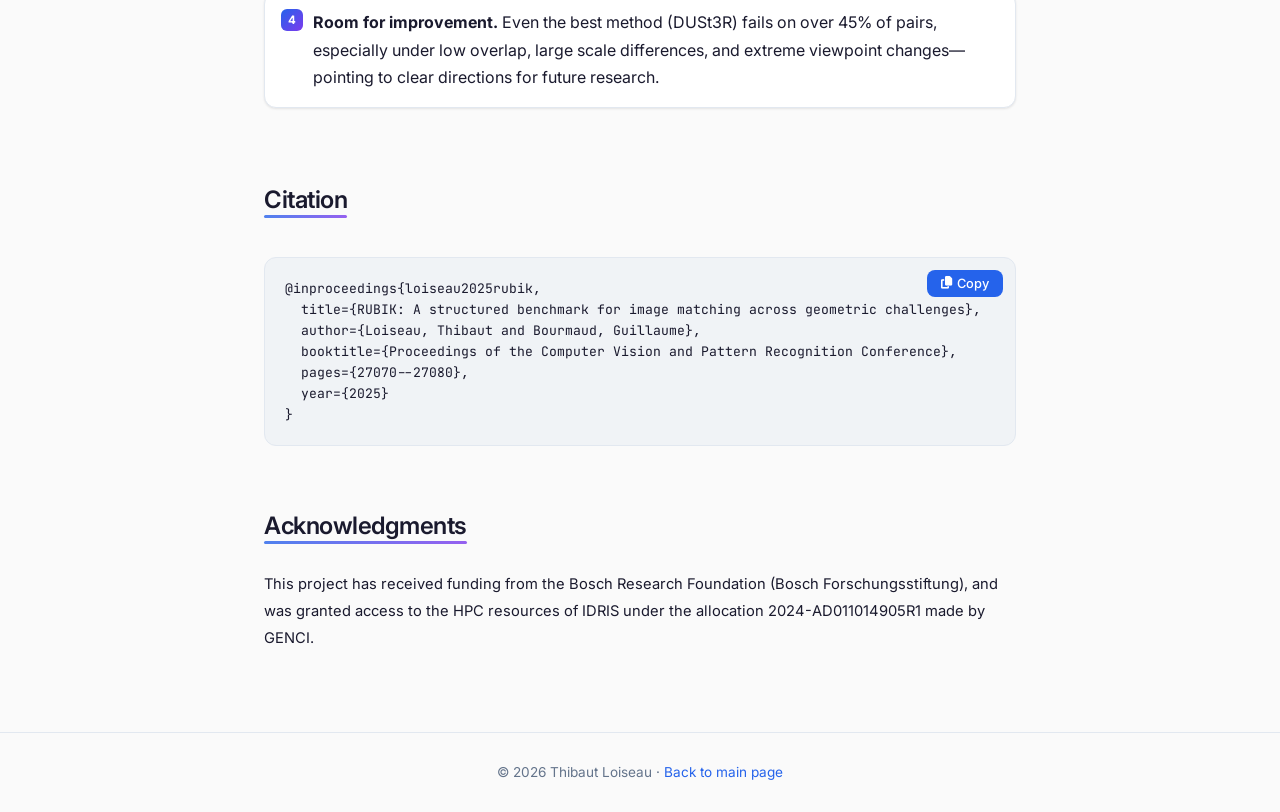
<file: projects/rubik/index.html>
<!DOCTYPE html>
<html lang="en" data-theme="light">
<head>
    <meta charset="UTF-8">
    <meta name="viewport" content="width=device-width, initial-scale=1.0">
    <title>RUBIK - A Structured Benchmark for Image Matching across Geometric Challenges</title>
    <link rel="icon" type="image/svg+xml" href="../../assets/images/favicon.svg">
    <link rel="stylesheet" href="https://cdnjs.cloudflare.com/ajax/libs/font-awesome/6.4.0/css/all.min.css">
    <link rel="preconnect" href="https://fonts.googleapis.com">
    <link rel="preconnect" href="https://fonts.gstatic.com" crossorigin>
    <link href="https://fonts.googleapis.com/css2?family=Inter:wght@300;400;500;600;700;800&display=swap" rel="stylesheet">
    <link href="https://fonts.googleapis.com/css2?family=JetBrains+Mono:wght@400;500&display=swap" rel="stylesheet">
    <style>
        :root {
            --bg: #fafafa;
            --bg-surface: #ffffff;
            --primary: #2563eb;
            --primary-hover: #1d4ed8;
            --secondary: #7c3aed;
            --text: #1a1a2e;
            --text-muted: #64748b;
            --border: #e2e8f0;
            --venue: #059669;
            --shadow-sm: 0 1px 3px rgba(0,0,0,0.06), 0 1px 2px rgba(0,0,0,0.04);
            --shadow-md: 0 4px 16px rgba(0,0,0,0.08);
            --shadow-lg: 0 10px 40px rgba(0,0,0,0.1);
            --radius: 12px;
            --transition: 0.3s cubic-bezier(0.4, 0, 0.2, 1);
        }

        [data-theme="dark"] {
            --bg: #0f172a;
            --bg-surface: #1e293b;
            --primary: #60a5fa;
            --primary-hover: #93bbfd;
            --secondary: #a78bfa;
            --text: #e2e8f0;
            --text-muted: #94a3b8;
            --border: #334155;
            --venue: #34d399;
            --shadow-sm: 0 1px 3px rgba(0,0,0,0.2);
            --shadow-md: 0 4px 16px rgba(0,0,0,0.3);
            --shadow-lg: 0 10px 40px rgba(0,0,0,0.4);
        }

        *, *::before, *::after {
            margin: 0;
            padding: 0;
            box-sizing: border-box;
        }

        html { scroll-behavior: smooth; }

        body {
            font-family: 'Inter', -apple-system, BlinkMacSystemFont, sans-serif;
            color: var(--text);
            line-height: 1.7;
            background: var(--bg);
            transition: background-color var(--transition), color var(--transition);
            -webkit-font-smoothing: antialiased;
        }

        a {
            color: var(--primary);
            text-decoration: none;
            transition: color var(--transition);
        }
        a:hover { color: var(--primary-hover); }

        ::selection { background: var(--primary); color: #fff; }

        /* ===== Navbar ===== */
        .navbar {
            position: fixed;
            top: 0; left: 0; right: 0;
            z-index: 1000;
            background: rgba(250, 250, 250, 0.85);
            backdrop-filter: blur(20px) saturate(180%);
            -webkit-backdrop-filter: blur(20px) saturate(180%);
            box-shadow: 0 1px 0 var(--border);
            transition: background-color var(--transition);
        }
        [data-theme="dark"] .navbar {
            background: rgba(15, 23, 42, 0.85);
        }
        .nav-inner {
            max-width: 900px;
            margin: 0 auto;
            padding: 0 24px;
            display: flex;
            align-items: center;
            justify-content: space-between;
            height: 56px;
        }
        .nav-back {
            font-size: 0.88rem;
            font-weight: 500;
            color: var(--text-muted);
            display: flex;
            align-items: center;
            gap: 6px;
            transition: color var(--transition);
        }
        .nav-back:hover { color: var(--text); }
        .theme-toggle {
            background: none;
            border: 1px solid var(--border);
            width: 36px; height: 36px;
            border-radius: 8px;
            cursor: pointer;
            display: flex;
            align-items: center;
            justify-content: center;
            color: var(--text-muted);
            transition: all var(--transition);
        }
        .theme-toggle:hover { color: var(--text); border-color: var(--text-muted); background: var(--border); }
        .theme-toggle .fa-sun { display: none; }
        [data-theme="dark"] .theme-toggle .fa-moon { display: none; }
        [data-theme="dark"] .theme-toggle .fa-sun { display: inline; color: #fbbf24; }

        /* ===== Hero ===== */
        .hero {
            position: relative;
            padding: 120px 24px 60px;
            text-align: center;
            overflow: hidden;
        }
        .hero-bg {
            position: absolute;
            inset: 0;
            background: linear-gradient(135deg, #1e3a5f 0%, #2563eb 40%, #7c3aed 100%);
            background-size: 200% 200%;
            animation: gradientShift 12s ease infinite;
        }
        .hero-bg::after {
            content: '';
            position: absolute;
            inset: 0;
            background: radial-gradient(ellipse at 30% 50%, rgba(255,255,255,0.08) 0%, transparent 60%);
        }
        @keyframes gradientShift {
            0%, 100% { background-position: 0% 50%; }
            50% { background-position: 100% 50%; }
        }
        .hero-inner {
            position: relative;
            z-index: 1;
            max-width: 800px;
            margin: 0 auto;
        }
        .hero-icon {
            width: 80px;
            height: 80px;
            margin: 0 auto 20px;
            border-radius: 16px;
            overflow: hidden;
            box-shadow: 0 8px 32px rgba(0,0,0,0.2);
        }
        .hero-icon img { width: 100%; height: 100%; object-fit: cover; }
        .hero-title {
            font-size: 2.5rem;
            font-weight: 800;
            color: #fff;
            letter-spacing: -0.03em;
            line-height: 1.2;
            margin-bottom: 12px;
        }
        .hero-title .accent { color: rgba(255,255,255,0.7); font-weight: 600; }
        .hero-venue {
            display: inline-block;
            padding: 4px 16px;
            border-radius: 50px;
            background: rgba(255,255,255,0.15);
            backdrop-filter: blur(10px);
            color: #fff;
            font-size: 0.9rem;
            font-weight: 600;
            margin-bottom: 20px;
            border: 1px solid rgba(255,255,255,0.2);
        }
        .hero-authors {
            color: rgba(255,255,255,0.85);
            font-size: 1.05rem;
            margin-bottom: 8px;
        }
        .hero-authors a { color: rgba(255,255,255,0.95); border-bottom: 1px solid rgba(255,255,255,0.3); }
        .hero-authors a:hover { color: #fff; border-color: #fff; }
        .hero-affiliations {
            color: rgba(255,255,255,0.55);
            font-size: 0.88rem;
            margin-bottom: 28px;
        }
        .hero-links {
            display: flex;
            flex-wrap: wrap;
            justify-content: center;
            gap: 10px;
        }
        .hero-link {
            display: inline-flex;
            align-items: center;
            gap: 7px;
            padding: 10px 20px;
            border-radius: 50px;
            background: rgba(255,255,255,0.14);
            backdrop-filter: blur(10px);
            color: #fff;
            font-size: 0.88rem;
            font-weight: 500;
            border: 1px solid rgba(255,255,255,0.18);
            transition: all var(--transition);
        }
        .hero-link:hover {
            background: rgba(255,255,255,0.25);
            border-color: rgba(255,255,255,0.35);
            transform: translateY(-2px);
            color: #fff;
        }

        /* ===== Content ===== */
        .content {
            max-width: 800px;
            margin: 0 auto;
            padding: 0 24px;
        }
        .section {
            padding: 60px 0 0;
        }
        .section-title {
            font-size: 1.5rem;
            font-weight: 600;
            letter-spacing: -0.02em;
            margin-bottom: 24px;
            display: inline-block;
        }
        .section-title span {
            position: relative;
        }
        .section-title span::after {
            content: '';
            position: absolute;
            left: 0; bottom: -4px;
            width: 100%;
            height: 3px;
            border-radius: 2px;
            background: linear-gradient(90deg, var(--primary), var(--secondary));
            opacity: 0.8;
        }

        /* ===== Abstract ===== */
        .abstract {
            font-size: 1.02rem;
            line-height: 1.85;
            color: var(--text);
        }

        /* ===== Highlights ===== */
        .highlights {
            display: grid;
            grid-template-columns: repeat(3, 1fr);
            gap: 16px;
            margin-top: 8px;
        }
        .highlight-card {
            background: var(--bg-surface);
            border: 1px solid var(--border);
            border-radius: var(--radius);
            padding: 24px 20px;
            text-align: center;
            box-shadow: var(--shadow-sm);
            transition: all var(--transition);
        }
        .highlight-card:hover {
            box-shadow: var(--shadow-md);
            transform: translateY(-2px);
        }
        .highlight-number {
            font-size: 2rem;
            font-weight: 700;
            background: linear-gradient(135deg, var(--primary), var(--secondary));
            -webkit-background-clip: text;
            -webkit-text-fill-color: transparent;
            background-clip: text;
            line-height: 1.2;
        }
        .highlight-label {
            font-size: 0.85rem;
            color: var(--text-muted);
            margin-top: 4px;
            font-weight: 500;
        }

        /* ===== Figure ===== */
        .figure {
            margin: 32px 0;
            text-align: center;
        }
        .figure img {
            max-width: 100%;
            border-radius: var(--radius);
            border: 1px solid var(--border);
            box-shadow: var(--shadow-sm);
        }
        .figure-caption {
            margin-top: 12px;
            font-size: 0.88rem;
            color: var(--text-muted);
            line-height: 1.6;
            max-width: 650px;
            margin-left: auto;
            margin-right: auto;
        }

        /* ===== Table ===== */
        .table-wrapper {
            overflow-x: auto;
            margin: 16px 0;
            border-radius: var(--radius);
            border: 1px solid var(--border);
            box-shadow: var(--shadow-sm);
        }
        table {
            width: 100%;
            border-collapse: collapse;
            font-size: 0.88rem;
            background: var(--bg-surface);
        }
        thead {
            background: color-mix(in srgb, var(--primary) 6%, var(--bg-surface));
        }
        th {
            padding: 12px 16px;
            font-weight: 600;
            text-align: left;
            border-bottom: 2px solid var(--border);
            color: var(--text);
            white-space: nowrap;
        }
        td {
            padding: 10px 16px;
            border-bottom: 1px solid var(--border);
            color: var(--text);
        }
        tr:last-child td { border-bottom: none; }
        tr:hover { background: color-mix(in srgb, var(--primary) 3%, transparent); }
        .table-category {
            font-weight: 600;
            font-style: italic;
            color: var(--text-muted);
            font-size: 0.82rem;
            padding-top: 16px;
        }
        .best { font-weight: 700; color: var(--primary); }
        .second { font-weight: 600; text-decoration: underline; text-underline-offset: 2px; }

        /* ===== Key Findings ===== */
        .findings {
            list-style: none;
            margin-top: 8px;
        }
        .findings li {
            position: relative;
            padding: 16px 20px 16px 48px;
            margin-bottom: 12px;
            background: var(--bg-surface);
            border: 1px solid var(--border);
            border-radius: var(--radius);
            box-shadow: var(--shadow-sm);
            transition: all var(--transition);
        }
        .findings li:hover {
            box-shadow: var(--shadow-md);
        }
        .findings li::before {
            content: attr(data-num);
            position: absolute;
            left: 16px;
            top: 16px;
            width: 22px;
            height: 22px;
            border-radius: 6px;
            background: linear-gradient(135deg, var(--primary), var(--secondary));
            color: #fff;
            font-size: 0.72rem;
            font-weight: 700;
            display: flex;
            align-items: center;
            justify-content: center;
        }
        .findings li strong {
            color: var(--text);
        }

        /* ===== BibTeX ===== */
        .bibtex-block {
            background: color-mix(in srgb, var(--border) 40%, var(--bg));
            border: 1px solid var(--border);
            border-radius: var(--radius);
            padding: 20px;
            position: relative;
            margin-top: 12px;
        }
        .bibtex-block pre {
            font-family: 'JetBrains Mono', monospace;
            font-size: 0.82rem;
            line-height: 1.6;
            white-space: pre-wrap;
            word-break: break-all;
            color: var(--text);
        }
        .copy-btn {
            position: absolute;
            top: 12px;
            right: 12px;
            padding: 6px 14px;
            border-radius: 8px;
            background: var(--primary);
            color: #fff;
            border: none;
            font-size: 0.8rem;
            font-weight: 500;
            font-family: inherit;
            cursor: pointer;
            display: flex;
            align-items: center;
            gap: 5px;
            transition: all var(--transition);
        }
        .copy-btn:hover { background: var(--primary-hover); }

        /* ===== Footer ===== */
        footer {
            margin-top: 80px;
            padding: 28px 0;
            text-align: center;
            border-top: 1px solid var(--border);
            transition: border-color var(--transition);
        }
        footer p {
            font-size: 0.85rem;
            color: var(--text-muted);
        }

        /* ===== Fade In ===== */
        .fade-in {
            opacity: 0;
            transform: translateY(24px);
            transition: opacity 0.6s ease, transform 0.6s ease;
        }
        .fade-in.visible {
            opacity: 1;
            transform: translateY(0);
        }

        /* ===== Responsive ===== */
        @media (max-width: 768px) {
            .hero { padding: 100px 20px 48px; }
            .hero-title { font-size: 1.7rem; }
            .highlights { grid-template-columns: 1fr; }
            .hero-links { gap: 8px; }
            .hero-link { padding: 8px 14px; font-size: 0.82rem; }
        }
    </style>

    <!-- GoatCounter analytics -->
    <script data-goatcounter="https://thibautloiseau.goatcounter.com/count"
            async src="//gc.zgo.at/count.js"></script>
</head>
<body>

    <nav class="navbar">
        <div class="nav-inner">
            <span></span>
            <button class="theme-toggle" id="theme-toggle" aria-label="Toggle dark mode">
                <i class="fas fa-moon"></i>
                <i class="fas fa-sun"></i>
            </button>
        </div>
    </nav>

    <section class="hero">
        <div class="hero-bg"></div>
        <div class="hero-inner">
            <div class="hero-icon">
                <img src="assets/rubik-icon.png" alt="RUBIK">
            </div>
            <div class="hero-venue">CVPR 2025</div>
            <h1 class="hero-title">RUBIK <span class="accent"><br>A Structured Benchmark for Image Matching across Geometric Challenges</span></h1>
            <p class="hero-authors">
                <a href="../../">Thibaut Loiseau</a><sup>1</sup> &nbsp;&middot;&nbsp;
                <a href="https://gbourmaud.github.io" target="_blank">Guillaume Bourmaud</a><sup>2</sup>
            </p>
            <p class="hero-affiliations">
                <sup>1</sup>LIGM, Ecole des Ponts, Univ. Gustave Eiffel, CNRS &nbsp;&nbsp;
                <sup>2</sup>Laboratoire IMS, Univ. de Bordeaux
            </p>
            <div class="hero-links">
                <a href="https://arxiv.org/abs/2502.19955" target="_blank" class="hero-link">
                    <i class="fas fa-file-pdf"></i> Paper
                </a>
                <a href="https://github.com/thibautloiseau/RUBIK" target="_blank" class="hero-link">
                    <i class="fab fa-github"></i> Code
                </a>
                <a href="#bibtex" class="hero-link">
                    <i class="fas fa-quote-right"></i> BibTeX
                </a>
            </div>
        </div>
    </section>

    <div class="content">

        <section class="section fade-in">
            <h2 class="section-title"><span>Abstract</span></h2>
            <p class="abstract">
                Camera pose estimation is crucial for many computer vision applications, yet existing benchmarks offer limited insight into method limitations across different geometric challenges. We introduce <strong>RUBIK</strong>, a novel benchmark that systematically evaluates image matching methods across well-defined geometric difficulty levels. Using three complementary criteria&mdash;overlap, scale ratio, and viewpoint angle&mdash;we organize <strong>16.5K image pairs</strong> from nuScenes into <strong>33 difficulty levels</strong>. Our comprehensive evaluation of <strong>14 methods</strong> reveals that while recent detector-free approaches achieve the best performance (&gt;47% success rate), they come with significant computational overhead compared to detector-based methods (150&ndash;600ms vs. 40&ndash;70ms). Even the best performing method succeeds on only 54.8% of the pairs, highlighting substantial room for improvement, particularly in challenging scenarios combining low overlap, large scale differences, and extreme viewpoint changes.
            </p>
            <div class="figure">
                <img src="assets/teaser.png" alt="RUBIK teaser: examples of image pairs across three difficulty criteria">
                <p class="figure-caption"><strong>RUBIK benchmark overview.</strong> Image pairs spanning three difficulty criteria: scene overlap, scale ratio, and viewpoint angle difference. The benchmark contains 16.5K image pairs across 33 difficulty levels and is used for comprehensive benchmarking of 14 methods.</p>
            </div>
        </section>

        <section class="section fade-in">
            <h2 class="section-title"><span>At a Glance</span></h2>
            <div class="highlights">
                <div class="highlight-card">
                    <div class="highlight-number">16.5K</div>
                    <div class="highlight-label">Image Pairs</div>
                </div>
                <div class="highlight-card">
                    <div class="highlight-number">33</div>
                    <div class="highlight-label">Difficulty Levels</div>
                </div>
                <div class="highlight-card">
                    <div class="highlight-number">14</div>
                    <div class="highlight-label">Methods Evaluated</div>
                </div>
            </div>
        </section>

        <section class="section fade-in">
            <h2 class="section-title"><span>Approach</span></h2>
            <p class="abstract">
                RUBIK is built on images from nuScenes, a large-scale autonomous driving dataset. We carefully lift the original 3-DoF ground-plane poses to full 6-DoF using COLMAP, then generate dense co-visibility maps for each image pair by warping metric depth maps (UniDepth) and surface normals (Depth Anything V2) across views. These maps allow us to compute three complementary geometric criteria for each pair:
            </p>
            <div class="highlights" style="margin-top: 20px;">
                <div class="highlight-card">
                    <div class="highlight-number" style="font-size:1.3rem;">&omega;</div>
                    <div class="highlight-label">Overlap<br><span style="font-size:0.78rem;">Co-visible pixel ratio</span></div>
                </div>
                <div class="highlight-card">
                    <div class="highlight-number" style="font-size:1.3rem;">&delta;</div>
                    <div class="highlight-label">Scale Ratio<br><span style="font-size:0.78rem;">Camera distance ratio</span></div>
                </div>
                <div class="highlight-card">
                    <div class="highlight-number" style="font-size:1.3rem;">&theta;</div>
                    <div class="highlight-label">Viewpoint Angle<br><span style="font-size:0.78rem;">Line-of-sight angle</span></div>
                </div>
            </div>
            <p class="abstract" style="margin-top: 20px;">
                Each criterion is quantized into bins, forming a 3D grid of difficulty levels. We populate each valid cell with 500 image pairs, yielding 33 levels and 16.5K pairs spanning the full spectrum of geometric challenges.
            </p>
            <div class="figure">
                <img src="assets/boxes_3d.png" alt="3D grid organization of RUBIK benchmark" style="max-width: 380px;">
                <p class="figure-caption"><strong>3D grid organization.</strong> Each axis represents one geometric criterion (overlap, scale ratio, viewpoint angle). While the binning strategy theoretically creates 80 combinations, only 33 are physically realizable&mdash;for instance, high overlap with small scale ratio rarely produces large viewpoint angles.</p>
            </div>
            <div class="figure">
                <img src="assets/pipeline.png" alt="RUBIK co-visibility map estimation pipeline">
                <p class="figure-caption"><strong>Dense co-visibility map estimation.</strong> Using normal and depth maps along with relative camera poses, we warp depth maps between views and apply geometric consistency checks to classify pixels as co-visible, occluded, or outside the field of view.</p>
            </div>
        </section>

        <section class="section fade-in">
            <h2 class="section-title"><span>Benchmark Results</span></h2>
            <p class="abstract" style="margin-bottom: 16px;">
                We evaluate 14 image matching methods using a standardized pipeline: image matching with default parameters, essential matrix estimation via MAGSAC++, and scale recovery using monocular depth. A pose is successful when rotation error &lt; 5&deg; and translation error &lt; 2m.
            </p>
            <div class="table-wrapper">
                <table>
                    <thead>
                        <tr>
                            <th>Method</th>
                            <th>Avg. Rank &darr;</th>
                            <th>Success (%)</th>
                            <th>Time (ms)</th>
                        </tr>
                    </thead>
                    <tbody>
                        <tr><td colspan="4" class="table-category">Detector-based methods</td></tr>
                        <tr><td>ALIKED + LightGlue</td><td class="best">5.3</td><td class="best">36.8</td><td class="second">45</td></tr>
                        <tr><td>DISK + LightGlue</td><td class="second">5.4</td><td class="second">35.9</td><td>69</td></tr>
                        <tr><td>SuperPoint + LightGlue</td><td>6.1</td><td>35.7</td><td class="best">43</td></tr>
                        <tr><td>SIFT + LightGlue</td><td>7.3</td><td>33.1</td><td>194</td></tr>
                        <tr><td>DeDoDe v2</td><td>8.6</td><td>30.4</td><td>282</td></tr>
                        <tr><td>XFeat + LighterGlue</td><td>9.0</td><td>30.1</td><td class="best">43</td></tr>
                        <tr><td>XFeat*</td><td>12.5</td><td>15.1</td><td>82</td></tr>
                        <tr><td>XFeat</td><td>13.1</td><td>14.2</td><td>54</td></tr>
                        <tr><td colspan="4" class="table-category">Detector-free methods</td></tr>
                        <tr><td class="best">DUSt3R</td><td class="best">2.4</td><td class="best">54.8</td><td>257</td></tr>
                        <tr><td class="second">MASt3R</td><td class="second">2.5</td><td class="second">53.6</td><td>173</td></tr>
                        <tr><td>RoMa</td><td>2.7</td><td>47.3</td><td>614</td></tr>
                        <tr><td>ELoFTR</td><td>9.5</td><td>26.6</td><td class="second">124</td></tr>
                        <tr><td>ASpanFormer</td><td>9.8</td><td>24.8</td><td class="best">108</td></tr>
                        <tr><td>LoFTR</td><td>10.8</td><td>24.9</td><td>185</td></tr>
                    </tbody>
                </table>
            </div>
        </section>

        <section class="section fade-in">
            <h2 class="section-title"><span>Key Findings</span></h2>
            <ul class="findings">
                <li data-num="1"><strong>Detector-free dominance.</strong> The top three methods (DUSt3R, MASt3R, RoMa) are all detector-free, suggesting that direct dense matching is more robust across varying geometric conditions.</li>
                <li data-num="2"><strong>Speed&ndash;accuracy trade-off.</strong> While detector-free methods achieve better accuracy, they require more computation (150&ndash;600ms vs. 40&ndash;70ms). Detector-based methods like ALIKED + LightGlue offer competitive performance at a fraction of the cost.</li>
                <li data-num="3"><strong>Matching strategy matters.</strong> The significant gap between XFeat variants highlights the critical importance of the matching strategy, even with the same feature detector.</li>
                <li data-num="4"><strong>Room for improvement.</strong> Even the best method (DUSt3R) fails on over 45% of pairs, especially under low overlap, large scale differences, and extreme viewpoint changes&mdash;pointing to clear directions for future research.</li>
            </ul>
        </section>

        <section class="section fade-in" id="bibtex">
            <h2 class="section-title"><span>Citation</span></h2>
            <div class="bibtex-block">
                <button class="copy-btn" id="copy-bibtex"><i class="fas fa-copy"></i> Copy</button>
                <pre>@inproceedings{loiseau2025rubik,
  title={RUBIK: A structured benchmark for image matching across geometric challenges},
  author={Loiseau, Thibaut and Bourmaud, Guillaume},
  booktitle={Proceedings of the Computer Vision and Pattern Recognition Conference},
  pages={27070--27080},
  year={2025}
}</pre>
            </div>
        </section>

        <section class="section fade-in">
            <h2 class="section-title"><span>Acknowledgments</span></h2>
            <p class="abstract" style="font-size:0.92rem;">
                This project has received funding from the Bosch Research Foundation (Bosch Forschungsstiftung), and was granted access to the HPC resources of IDRIS under the allocation 2024-AD011014905R1 made by GENCI.
            </p>
        </section>
    </div>

    <footer>
        <div class="content">
            <p>&copy; 2026 Thibaut Loiseau &middot; <a href="../../">Back to main page</a></p>
        </div>
    </footer>

    <script>
        // Dark mode
        var root = document.documentElement;
        var toggle = document.getElementById('theme-toggle');
        var saved = localStorage.getItem('theme');
        if (saved) root.setAttribute('data-theme', saved);
        else if (window.matchMedia('(prefers-color-scheme: dark)').matches) root.setAttribute('data-theme', 'dark');
        toggle.addEventListener('click', function () {
            var t = root.getAttribute('data-theme') === 'dark' ? 'light' : 'dark';
            root.setAttribute('data-theme', t);
            localStorage.setItem('theme', t);
        });

        // Fade in
        var obs = new IntersectionObserver(function (entries) {
            entries.forEach(function (e) {
                if (e.isIntersecting) { e.target.classList.add('visible'); obs.unobserve(e.target); }
            });
        }, { threshold: 0.1, rootMargin: '0px 0px -30px 0px' });
        document.querySelectorAll('.fade-in').forEach(function (el) { obs.observe(el); });

        // Copy BibTeX
        document.getElementById('copy-bibtex').addEventListener('click', function () {
            var text = this.parentElement.querySelector('pre').textContent;
            var btn = this;
            navigator.clipboard.writeText(text).then(function () {
                btn.innerHTML = '<i class="fas fa-check"></i> Copied!';
                setTimeout(function () { btn.innerHTML = '<i class="fas fa-copy"></i> Copy'; }, 2000);
            });
        });
    </script>
</body>
</html>
</file>
<file: assets/css/styles.css>
/* ===== Design Tokens ===== */
:root {
    --bg: #fafafa;
    --bg-surface: #ffffff;
    --primary: #2563eb;
    --primary-hover: #1d4ed8;
    --secondary: #7c3aed;
    --text: #1a1a2e;
    --text-muted: #64748b;
    --border: #e2e8f0;
    --venue: #059669;
    --shadow-sm: 0 1px 3px rgba(0,0,0,0.06), 0 1px 2px rgba(0,0,0,0.04);
    --shadow-md: 0 4px 16px rgba(0,0,0,0.08);
    --shadow-lg: 0 10px 40px rgba(0,0,0,0.1);
    --radius: 12px;
    --transition: 0.3s cubic-bezier(0.4, 0, 0.2, 1);
}

[data-theme="dark"] {
    --bg: #0f172a;
    --bg-surface: #1e293b;
    --primary: #60a5fa;
    --primary-hover: #93bbfd;
    --secondary: #a78bfa;
    --text: #e2e8f0;
    --text-muted: #94a3b8;
    --border: #334155;
    --venue: #34d399;
    --shadow-sm: 0 1px 3px rgba(0,0,0,0.2);
    --shadow-md: 0 4px 16px rgba(0,0,0,0.3);
    --shadow-lg: 0 10px 40px rgba(0,0,0,0.4);
}

/* ===== Reset & Base ===== */
*, *::before, *::after {
    margin: 0;
    padding: 0;
    box-sizing: border-box;
}

html {
    scroll-behavior: smooth;
    scroll-padding-top: 80px;
}

body {
    font-family: 'Inter', -apple-system, BlinkMacSystemFont, sans-serif;
    color: var(--text);
    line-height: 1.7;
    background-color: var(--bg);
    transition: background-color var(--transition), color var(--transition);
    -webkit-font-smoothing: antialiased;
    -moz-osx-font-smoothing: grayscale;
}

.container {
    max-width: 1100px;
    margin: 0 auto;
    padding: 0 32px;
}

a {
    color: var(--primary);
    text-decoration: none;
    transition: color var(--transition);
}

a:hover {
    color: var(--primary-hover);
}

::selection {
    background: var(--primary);
    color: #fff;
}

/* ===== Navbar ===== */
.navbar {
    position: fixed;
    top: 0;
    left: 0;
    right: 0;
    z-index: 1000;
    padding: 0 24px;
    transition: background-color var(--transition), box-shadow var(--transition), padding var(--transition);
}

.navbar.scrolled {
    background: rgba(250, 250, 250, 0.8);
    backdrop-filter: blur(20px) saturate(180%);
    -webkit-backdrop-filter: blur(20px) saturate(180%);
    box-shadow: 0 1px 0 var(--border);
}

[data-theme="dark"] .navbar.scrolled {
    background: rgba(15, 23, 42, 0.8);
}

.nav-container {
    max-width: 1100px;
    margin: 0 auto;
    display: flex;
    align-items: center;
    justify-content: space-between;
    height: 64px;
}

.nav-logo {
    font-weight: 700;
    font-size: 1.25rem;
    color: var(--text);
    letter-spacing: -0.02em;
    opacity: 0;
    transform: translateY(-8px);
    transition: opacity var(--transition), transform var(--transition), color var(--transition);
    pointer-events: none;
}

.navbar.scrolled .nav-logo {
    opacity: 1;
    transform: translateY(0);
    pointer-events: auto;
}

.nav-links {
    display: flex;
    list-style: none;
    gap: 8px;
}

.nav-links a {
    color: var(--text-muted);
    font-size: 0.9rem;
    font-weight: 500;
    padding: 6px 14px;
    border-radius: 8px;
    transition: color var(--transition), background-color var(--transition);
}

.nav-links a:hover {
    color: var(--text);
    background: var(--border);
}

.theme-toggle {
    background: none;
    border: 1px solid var(--border);
    width: 40px;
    height: 40px;
    border-radius: 10px;
    cursor: pointer;
    display: flex;
    align-items: center;
    justify-content: center;
    color: var(--text-muted);
    transition: color var(--transition), border-color var(--transition), background-color var(--transition);
    position: relative;
}

.theme-toggle:hover {
    color: var(--text);
    border-color: var(--text-muted);
    background: var(--border);
}

.theme-toggle .fa-sun {
    display: none;
}

[data-theme="dark"] .theme-toggle .fa-moon {
    display: none;
}

[data-theme="dark"] .theme-toggle .fa-sun {
    display: inline;
    color: #fbbf24;
}

/* ===== Hero ===== */
.hero {
    position: relative;
    min-height: 520px;
    display: flex;
    align-items: center;
    justify-content: center;
    overflow: hidden;
    padding: 100px 24px 60px;
}

.hero-bg {
    position: absolute;
    inset: 0;
    background: linear-gradient(135deg, #1e3a5f 0%, #2563eb 40%, #7c3aed 100%);
    background-size: 200% 200%;
    animation: gradientShift 12s ease infinite;
}

.hero-bg::after {
    content: '';
    position: absolute;
    inset: 0;
    background: radial-gradient(ellipse at 30% 50%, rgba(255,255,255,0.08) 0%, transparent 60%);
}

@keyframes gradientShift {
    0%, 100% { background-position: 0% 50%; }
    50% { background-position: 100% 50%; }
}

.hero-canvas {
    position: absolute;
    inset: 0;
    width: 100%;
    height: 100%;
    z-index: 1;
    pointer-events: none;
}

.hero-content {
    position: relative;
    z-index: 2;
    text-align: center;
    max-width: 700px;
}

.hero-profile {
    margin-bottom: 24px;
}

.hero-image-wrapper {
    width: 150px;
    height: 150px;
    margin: 0 auto;
    border-radius: 50%;
    padding: 4px;
    background: linear-gradient(135deg, rgba(255,255,255,0.6), rgba(255,255,255,0.2));
    box-shadow: 0 0 40px rgba(96, 165, 250, 0.3);
}

.hero-image-wrapper img {
    width: 100%;
    height: 100%;
    border-radius: 50%;
    object-fit: cover;
    display: block;
}

.hero-name {
    font-size: 2.75rem;
    font-weight: 700;
    color: #ffffff;
    letter-spacing: -0.03em;
    margin-bottom: 8px;
    line-height: 1.2;
}

.hero-subtitle {
    font-size: 1.2rem;
    font-weight: 400;
    color: rgba(255, 255, 255, 0.85);
    margin-bottom: 4px;
}

.hero-affiliation {
    font-size: 0.95rem;
    font-weight: 400;
    color: rgba(255, 255, 255, 0.6);
    margin-bottom: 28px;
}

.hero-socials {
    display: flex;
    flex-wrap: wrap;
    justify-content: center;
    gap: 10px;
}

.social-pill {
    display: inline-flex;
    align-items: center;
    gap: 7px;
    padding: 8px 16px;
    border-radius: 50px;
    background: rgba(255, 255, 255, 0.12);
    backdrop-filter: blur(10px);
    -webkit-backdrop-filter: blur(10px);
    color: #ffffff;
    font-size: 0.85rem;
    font-weight: 500;
    border: 1px solid rgba(255, 255, 255, 0.15);
    transition: background var(--transition), transform var(--transition), border-color var(--transition);
}

.social-pill:hover {
    background: rgba(255, 255, 255, 0.22);
    border-color: rgba(255, 255, 255, 0.3);
    transform: translateY(-2px);
    color: #ffffff;
}

.social-pill i {
    font-size: 0.9rem;
}

/* ===== Sections ===== */
.section {
    padding: 80px 0 0;
}

.section-title {
    font-size: 1.75rem;
    font-weight: 600;
    letter-spacing: -0.02em;
    margin-bottom: 40px;
    position: relative;
    display: inline-block;
}

.section-title span {
    position: relative;
}

.section-title span::after {
    content: '';
    position: absolute;
    left: 0;
    bottom: -6px;
    width: 100%;
    height: 3px;
    border-radius: 2px;
    background: linear-gradient(90deg, var(--primary), var(--secondary));
    opacity: 0.8;
}

/* ===== Fade-in animation ===== */
.fade-in {
    opacity: 0;
    transform: translateY(30px);
    transition: opacity 0.7s cubic-bezier(0.4, 0, 0.2, 1), transform 0.7s cubic-bezier(0.4, 0, 0.2, 1);
}

.fade-in.visible {
    opacity: 1;
    transform: translateY(0);
}

/* ===== About ===== */
.about-container {
    display: flex;
    gap: 40px;
}

.about-content {
    flex: 1;
}

.about-content p {
    margin-bottom: 20px;
    font-size: 1.02rem;
    color: var(--text);
    line-height: 1.8;
}

.about-content p:last-child {
    margin-bottom: 0;
}

.about-content a {
    text-decoration: underline;
    text-decoration-color: var(--primary);
    text-underline-offset: 3px;
    text-decoration-thickness: 1.5px;
    transition: text-decoration-color var(--transition), color var(--transition);
}

.about-content a:hover {
    text-decoration-color: var(--secondary);
}

/* ===== News / Timeline ===== */
.timeline {
    position: relative;
    padding-left: 32px;
}

.timeline::before {
    content: '';
    position: absolute;
    left: 7px;
    top: 8px;
    bottom: 8px;
    width: 2px;
    background: linear-gradient(to bottom, var(--primary), var(--secondary));
    opacity: 0.3;
    border-radius: 1px;
}

.timeline-item {
    position: relative;
    padding-bottom: 28px;
}

.timeline-item:last-child {
    padding-bottom: 0;
}

.timeline-dot {
    position: absolute;
    left: -29px;
    top: 8px;
    width: 12px;
    height: 12px;
    border-radius: 50%;
    background: var(--bg);
    border: 2.5px solid var(--primary);
    transition: background-color var(--transition), border-color var(--transition);
}

.timeline-item:hover .timeline-dot {
    background: var(--primary);
}

.timeline-content {
    padding: 16px 20px;
    background: var(--bg-surface);
    border: 1px solid var(--border);
    border-radius: var(--radius);
    box-shadow: var(--shadow-sm);
    transition: box-shadow var(--transition), border-color var(--transition), background-color var(--transition);
}

.timeline-item:hover .timeline-content {
    box-shadow: var(--shadow-md);
    border-color: var(--primary);
}

.timeline-date {
    display: inline-block;
    font-size: 0.78rem;
    font-weight: 600;
    color: var(--primary);
    background: color-mix(in srgb, var(--primary) 10%, transparent);
    padding: 2px 10px;
    border-radius: 50px;
    margin-bottom: 8px;
    letter-spacing: 0.02em;
    text-transform: uppercase;
}

.timeline-content p {
    font-size: 0.95rem;
    color: var(--text);
    line-height: 1.6;
}

.timeline-content a {
    font-weight: 500;
}

.timeline.collapsed .timeline-item:nth-child(n+6) {
    display: none;
}

.news-toggle {
    display: inline-flex;
    align-items: center;
    gap: 8px;
    margin: 20px 0 0 32px;
    padding: 8px 18px;
    border-radius: 50px;
    background: color-mix(in srgb, var(--primary) 8%, transparent);
    color: var(--primary);
    border: 1px solid color-mix(in srgb, var(--primary) 25%, transparent);
    font-family: inherit;
    font-size: 0.85rem;
    font-weight: 600;
    letter-spacing: 0.01em;
    cursor: pointer;
    transition: background-color var(--transition), border-color var(--transition), color var(--transition), transform var(--transition);
}

.news-toggle:hover {
    background: color-mix(in srgb, var(--primary) 14%, transparent);
    border-color: color-mix(in srgb, var(--primary) 45%, transparent);
    transform: translateY(-1px);
}

.news-toggle-icon {
    font-size: 0.75rem;
    transition: transform var(--transition);
}

.news-toggle[aria-expanded="true"] .news-toggle-icon {
    transform: rotate(180deg);
}

/* ===== Publications ===== */
.publications-container {
    display: flex;
    flex-direction: column;
    gap: 24px;
}

.publication-card {
    display: flex;
    flex-direction: row;
    background: var(--bg-surface);
    border: 1px solid var(--border);
    border-radius: var(--radius);
    overflow: hidden;
    box-shadow: var(--shadow-sm);
    transition: box-shadow var(--transition), transform var(--transition), border-color var(--transition), background-color var(--transition);
}

.publication-card:hover {
    box-shadow: var(--shadow-lg);
    transform: translateY(-3px);
    border-color: color-mix(in srgb, var(--primary) 30%, var(--border));
}

.publication-image {
    width: 280px;
    min-width: 280px;
    position: relative;
    overflow: hidden;
    background: var(--border);
}

.publication-image::after {
    content: '';
    position: absolute;
    inset: 0;
    background: linear-gradient(135deg, transparent 60%, rgba(0,0,0,0.08));
    pointer-events: none;
}

.publication-image img {
    width: 100%;
    height: 100%;
    object-fit: cover;
    transition: transform 0.5s cubic-bezier(0.4, 0, 0.2, 1);
}

.publication-card:hover .publication-image img {
    transform: scale(1.06);
}

.publication-content {
    flex: 1;
    padding: 24px;
    display: flex;
    flex-direction: column;
}

.publication-title {
    font-size: 1.1rem;
    font-weight: 600;
    line-height: 1.45;
    margin-bottom: 8px;
    letter-spacing: -0.01em;
    color: var(--text);
}

.publication-authors {
    font-size: 0.88rem;
    color: var(--text-muted);
    margin-bottom: 8px;
    line-height: 1.5;
}

.publication-authors a {
    color: inherit;
    text-decoration: none;
    transition: color var(--transition);
}

.publication-authors a:hover {
    color: var(--primary);
}

.publication-authors u {
    color: inherit;
    text-decoration: underline;
    text-decoration-color: currentColor;
    text-decoration-thickness: 1.5px;
    text-underline-offset: 3px;
}

.publication-venue {
    display: inline-block;
    font-size: 0.8rem;
    font-weight: 600;
    color: var(--venue);
    background: color-mix(in srgb, var(--venue) 10%, transparent);
    padding: 3px 12px;
    border-radius: 50px;
    margin-bottom: 16px;
    align-self: flex-start;
}

.publication-links {
    margin-top: auto;
    display: flex;
    flex-wrap: wrap;
    gap: 8px;
}

.publication-link {
    display: inline-flex;
    align-items: center;
    gap: 5px;
    padding: 6px 14px;
    border-radius: 8px;
    font-size: 0.83rem;
    font-weight: 500;
    color: var(--text);
    background: color-mix(in srgb, var(--border) 60%, transparent);
    border: 1px solid transparent;
    transition: all var(--transition);
}

.publication-link:hover {
    background: color-mix(in srgb, var(--primary) 10%, transparent);
    color: var(--primary);
    border-color: color-mix(in srgb, var(--primary) 25%, transparent);
    text-decoration: none;
}

.publication-link i {
    font-size: 0.8rem;
    opacity: 0.7;
}

.show-abstract-btn {
    background: none;
    border: none;
    color: var(--primary);
    cursor: pointer;
    font-size: 0.85rem;
    font-weight: 500;
    font-family: inherit;
    padding: 0;
    margin-top: 12px;
    display: inline-flex;
    align-items: center;
    gap: 4px;
    transition: color var(--transition);
}

.show-abstract-btn:hover {
    color: var(--secondary);
}

.show-abstract-btn::before {
    content: '▸';
    display: inline-block;
    transition: transform var(--transition);
    font-size: 0.7rem;
}

.show-abstract-btn.active::before {
    transform: rotate(90deg);
}

.publication-abstract {
    max-height: 0;
    overflow: hidden;
    transition: max-height 0.4s cubic-bezier(0.4, 0, 0.2, 1), opacity 0.3s ease;
    opacity: 0;
    font-size: 0.9rem;
    color: var(--text-muted);
    line-height: 1.7;
    margin-top: 0;
    padding-top: 0;
}

.publication-abstract.open {
    max-height: 600px;
    opacity: 1;
    margin-top: 12px;
    padding-top: 12px;
    border-top: 1px solid var(--border);
}

/* ===== BibTeX Modal ===== */
.bibtex-modal {
    position: fixed;
    inset: 0;
    z-index: 2000;
    display: flex;
    align-items: center;
    justify-content: center;
    background: rgba(0, 0, 0, 0.5);
    backdrop-filter: blur(8px);
    -webkit-backdrop-filter: blur(8px);
    opacity: 0;
    animation: modalFadeIn 0.25s ease forwards;
}

@keyframes modalFadeIn {
    to { opacity: 1; }
}

.bibtex-modal-content {
    background: var(--bg-surface);
    border: 1px solid var(--border);
    border-radius: var(--radius);
    padding: 28px;
    width: 90%;
    max-width: 580px;
    max-height: 80vh;
    overflow-y: auto;
    box-shadow: var(--shadow-lg);
    transform: translateY(10px);
    animation: modalSlideUp 0.3s ease forwards;
}

@keyframes modalSlideUp {
    to { transform: translateY(0); }
}

.bibtex-modal-header {
    display: flex;
    align-items: center;
    justify-content: space-between;
    margin-bottom: 16px;
}

.bibtex-modal-header h3 {
    font-size: 1.1rem;
    font-weight: 600;
    color: var(--text);
}

.bibtex-modal-close {
    background: none;
    border: none;
    color: var(--text-muted);
    font-size: 1.2rem;
    cursor: pointer;
    padding: 4px;
    line-height: 1;
    transition: color var(--transition);
}

.bibtex-modal-close:hover {
    color: var(--text);
}

.bibtex-code {
    background: color-mix(in srgb, var(--border) 40%, var(--bg));
    border: 1px solid var(--border);
    border-radius: 8px;
    padding: 16px;
    font-family: 'SF Mono', 'Fira Code', 'Cascadia Code', monospace;
    font-size: 0.82rem;
    line-height: 1.6;
    white-space: pre-wrap;
    word-break: break-all;
    color: var(--text);
    overflow-x: auto;
}

.bibtex-copy-btn {
    display: inline-flex;
    align-items: center;
    gap: 6px;
    margin-top: 16px;
    padding: 8px 18px;
    background: var(--primary);
    color: #ffffff;
    border: none;
    border-radius: 8px;
    font-size: 0.85rem;
    font-weight: 500;
    font-family: inherit;
    cursor: pointer;
    transition: background-color var(--transition), transform var(--transition);
}

.bibtex-copy-btn:hover {
    background: var(--primary-hover);
    transform: translateY(-1px);
}

/* ===== Footer ===== */
footer {
    margin-top: 100px;
    padding: 32px 0;
    text-align: center;
    border-top: 1px solid var(--border);
    transition: border-color var(--transition);
}

footer p {
    font-size: 0.85rem;
    color: var(--text-muted);
}

/* ===== Responsive ===== */
@media (max-width: 768px) {
    .hero {
        min-height: auto;
        padding: 90px 20px 50px;
    }

    .hero-name {
        font-size: 2rem;
    }

    .hero-subtitle {
        font-size: 1rem;
    }

    .hero-image-wrapper {
        width: 120px;
        height: 120px;
    }

    .hero-socials {
        gap: 6px;
    }

    .social-pill {
        padding: 6px 12px;
        font-size: 0.8rem;
    }

    .nav-links {
        display: none;
    }

    .section {
        padding: 60px 0 0;
    }

    .section-title {
        font-size: 1.5rem;
        margin-bottom: 28px;
    }

    .about-container {
        flex-direction: column;
    }

    .publication-card {
        flex-direction: column;
    }

    .publication-image {
        width: 100%;
        min-width: 100%;
        height: 180px;
    }

    .timeline {
        padding-left: 28px;
    }

    .timeline-dot {
        left: -25px;
        width: 10px;
        height: 10px;
    }

    .timeline::before {
        left: 5px;
    }

    .news-toggle {
        margin-left: 28px;
    }
}

@media (max-width: 480px) {
    .hero-name {
        font-size: 1.7rem;
    }

    .social-pill span {
        display: none;
    }

    .social-pill {
        padding: 10px;
        border-radius: 50%;
    }

    .social-pill i {
        margin: 0;
    }
}
</file>
